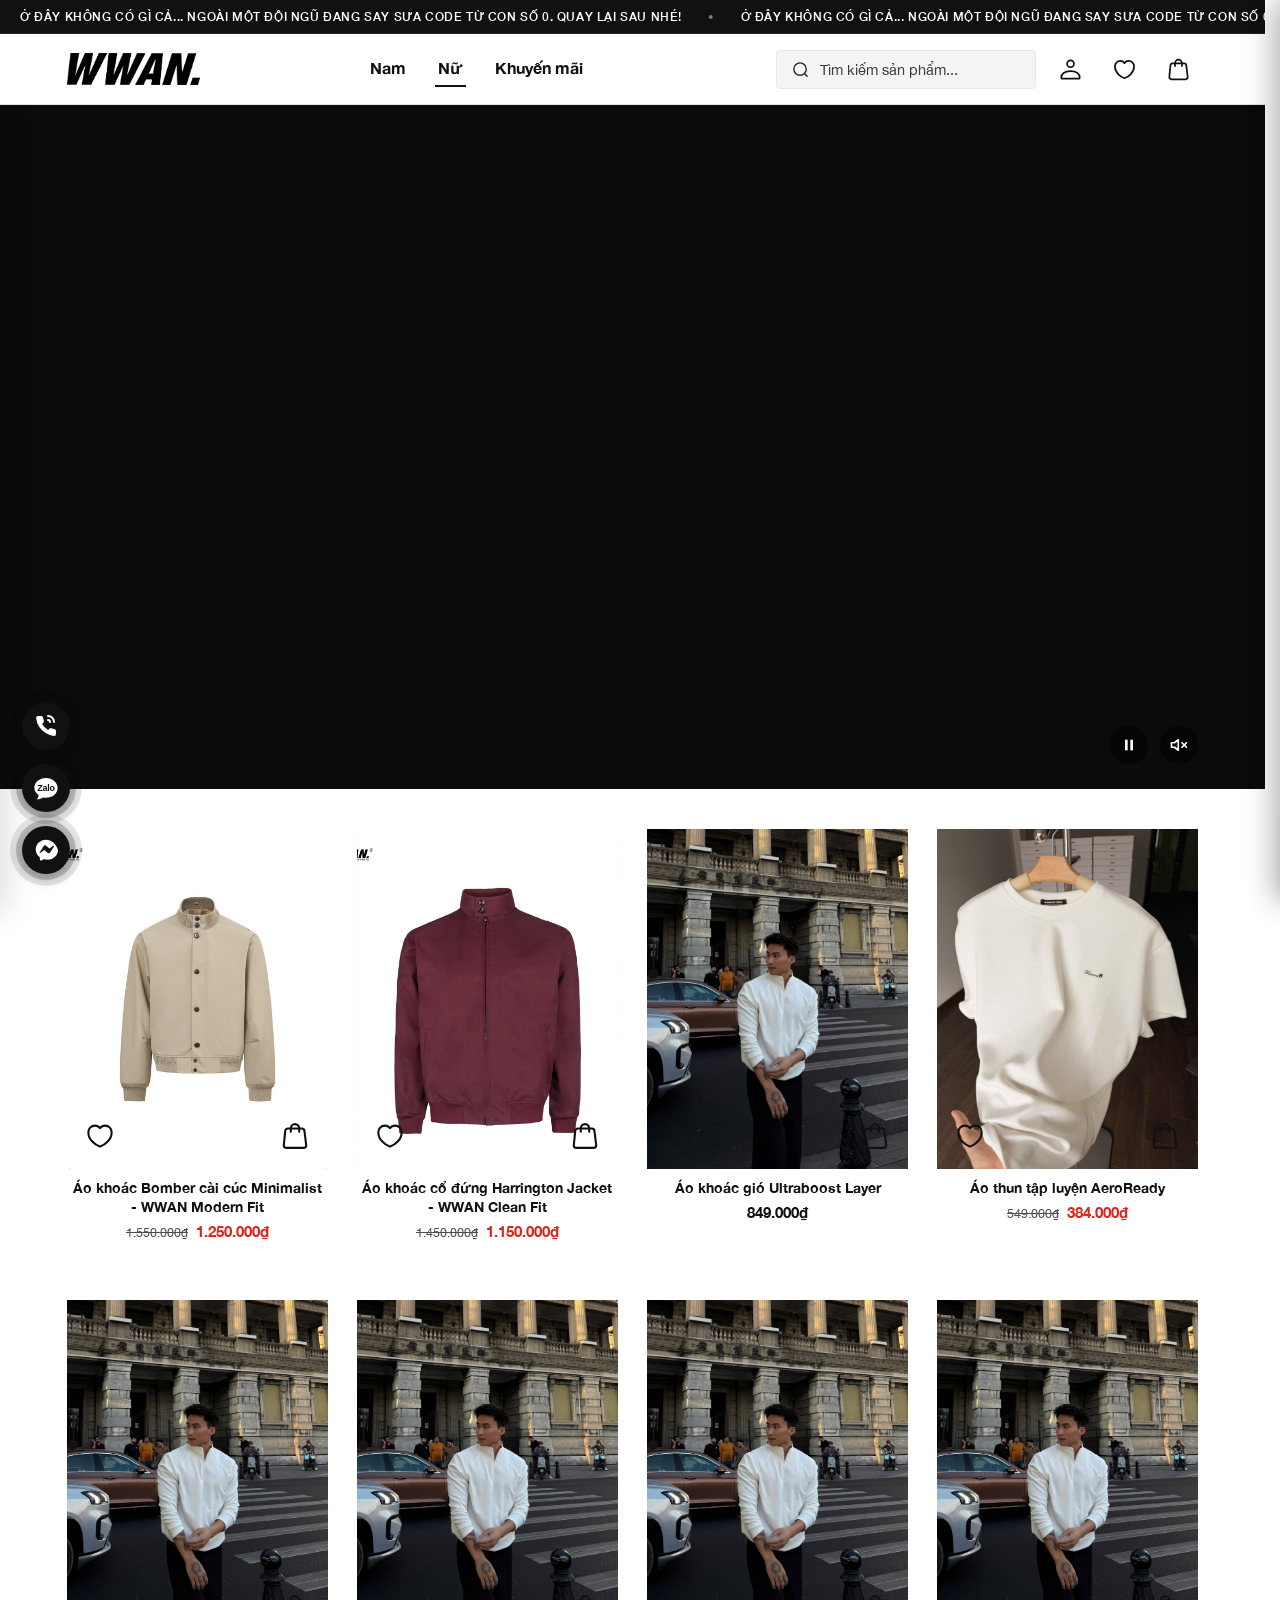
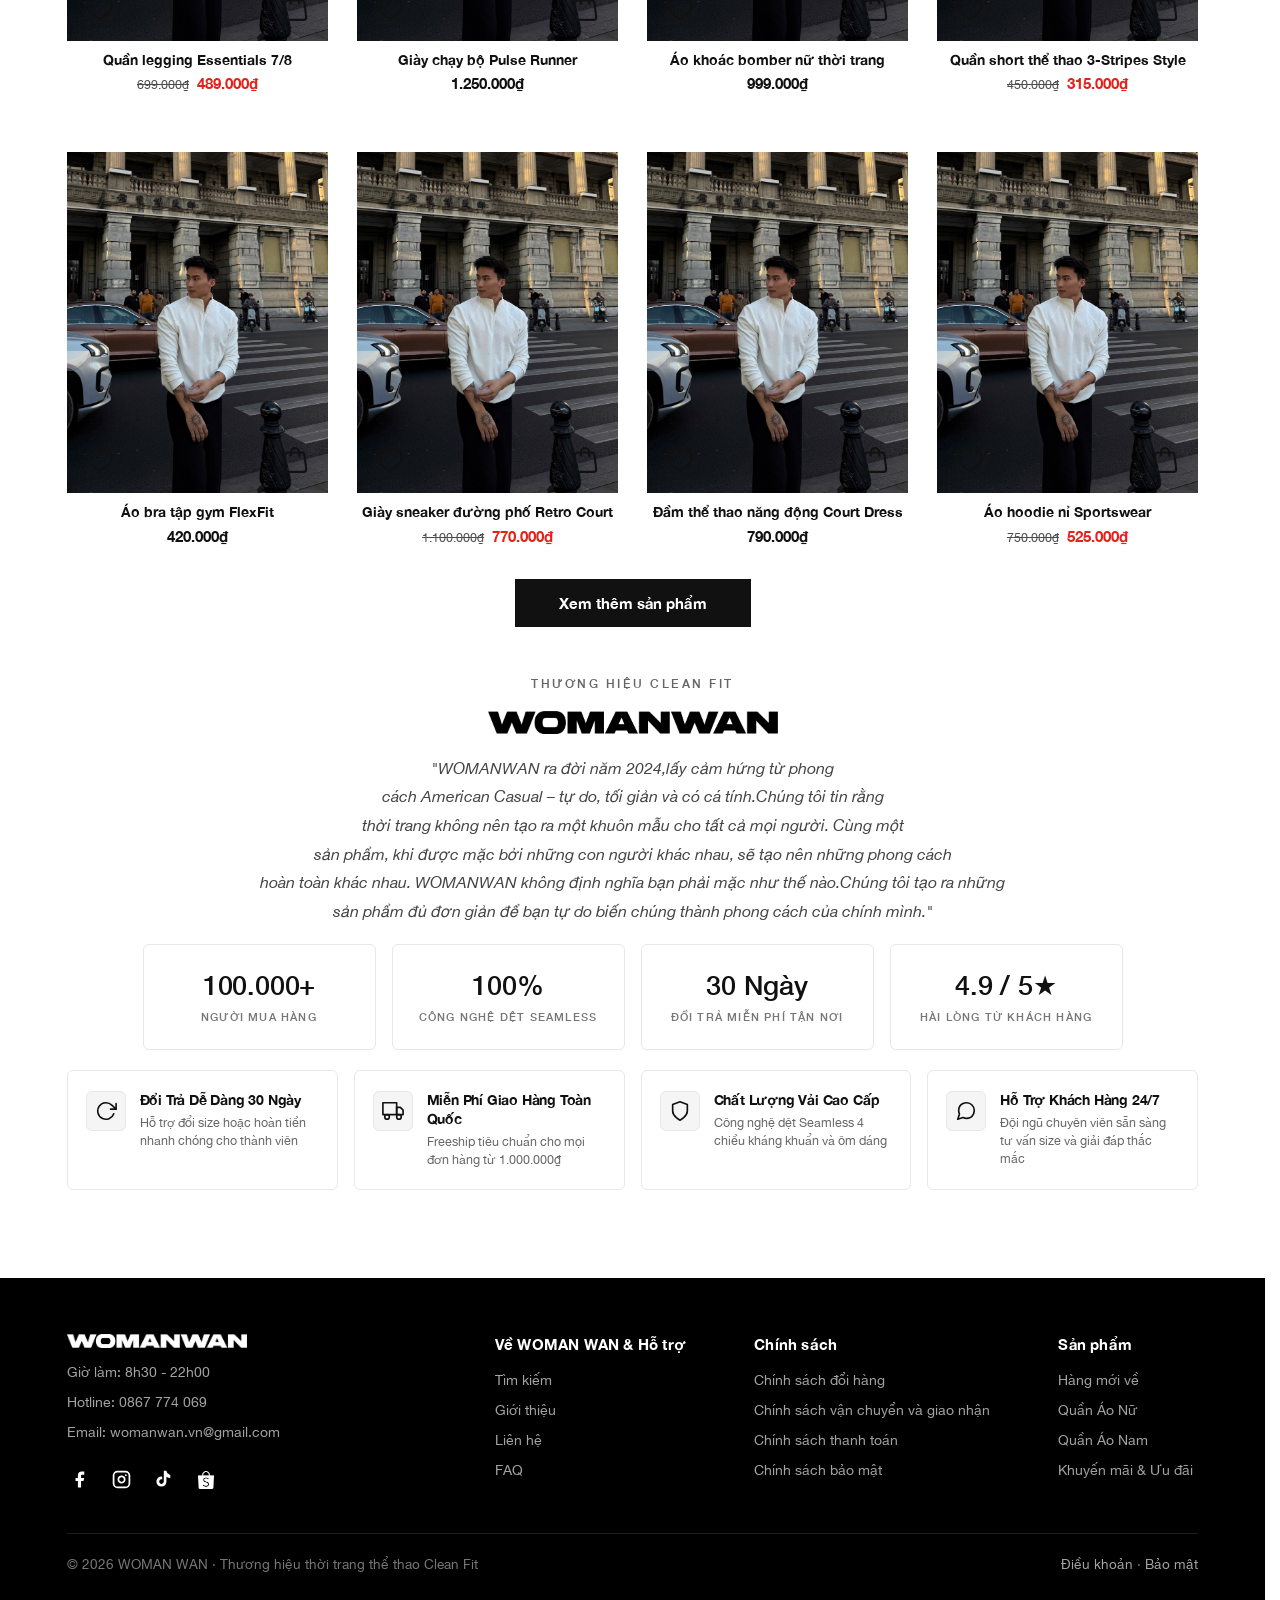
<file: index.html>
<!DOCTYPE html>
<html lang="vi">

<head>
  <meta charset="UTF-8">
  <meta name="viewport" content="width=device-width, initial-scale=1.0">
  <title>WOMAN WAN | Cửa Hàng Thể Thao Chính Hãng · Be A Visionary</title>
  <link rel="stylesheet" href="style.css?v=ww_mobile_clean_v8">
  <link rel="stylesheet" href="css/components/page-transition.css?v=ww_mobile_clean_v8">
  <script src="components/contact-widget.js?v=ww_gridgap_v7" defer></script>
  <script src="components/footer-widget.js?v=ww_gridgap_v7" defer></script>
  <script src="components/header-widget.js?v=ww_gridgap_v7" defer></script>
  <script src="components/page-transition-widget.js?v=ww_gridgap_v7" defer></script>
</head>

<body>

  <!-- REUSABLE HEADER & MEGA NAV WIDGET (DATA-DRIVEN FROM navigation.json) -->
  <womanwan-header></womanwan-header>

  <!-- PAGE TRANSITION WIDGET (HIỆU ỨNG LOGO KHI CHUYỂN TRANG) -->
  <womanwan-page-transition></womanwan-page-transition>

  <!-- 1. HERO SHOWCASE (GYMSHARK HERO BANNER WITH LIVE INTRO VIDEO) -->
  <section class="gs-hero" id="hero">
    <video class="gs-hero-video" id="heroVideo" loop muted playsinline preload="auto">
      <source src="assets/video/intro.mp4" type="video/mp4">
      Trình duyệt của bạn không hỗ trợ phát video HTML5.
    </video>
    <div class="gs-hero-controls">
      <button class="gs-hero-ctrl-btn" id="heroPlayToggle" onclick="toggleHeroPlay()" aria-label="Tạm dừng/Phát video"
        title="Tạm dừng/Phát video">
        <svg id="heroPauseIcon" width="16" height="16" viewBox="0 0 24 24" fill="currentColor">
          <rect x="6" y="4" width="4" height="16"></rect>
          <rect x="14" y="4" width="4" height="16"></rect>
        </svg>
        <svg id="heroPlayIcon" width="16" height="16" viewBox="0 0 24 24" fill="currentColor" style="display:none;">
          <polygon points="5 3 19 12 5 21 5 3"></polygon>
        </svg>
      </button>
      <button class="gs-hero-ctrl-btn" id="heroSoundToggle" onclick="toggleHeroSound()" aria-label="Bật/Tắt âm thanh"
        title="Bật âm thanh">
        <svg id="heroMuteIcon" width="18" height="18" viewBox="0 0 24 24" fill="none" stroke="currentColor"
          stroke-width="2.2" stroke-linecap="round" stroke-linejoin="round">
          <polygon points="11 5 6 9 2 9 2 15 6 15 11 19 11 5"></polygon>
          <line x1="22" y1="9" x2="16" y2="15"></line>
          <line x1="16" y1="9" x2="22" y2="15"></line>
        </svg>
        <svg id="heroSoundIcon" width="18" height="18" viewBox="0 0 24 24" fill="none" stroke="currentColor"
          stroke-width="2.2" stroke-linecap="round" stroke-linejoin="round" style="display:none;">
          <polygon points="11 5 6 9 2 9 2 15 6 15 11 19 11 5"></polygon>
          <path d="M19.07 4.93a10 10 0 0 1 0 14.14M15.54 8.46a5 5 0 0 1 0 7.07"></path>
        </svg>
      </button>
    </div>
  </section>

  <!-- 2. QUICK BROWSE CATEGORIES (SHOP BY CATEGORY) -->
  <!-- <section class="gs-category-section" id="categories">
    <div class="gs-section-header">
      <div>
        <h2 class="gs-section-title">DANH MỤC PHỔ BIẾN</h2>
        <p class="gs-section-subtitle">Khám phá nhanh dòng trang phục tối ưu cho từng bộ môn thể thao</p>
      </div>
      <a href="shop.html" class="gs-view-all-link">Xem tất cả &rarr;</a>
    </div>

    <div class="gs-category-grid">
      <a href="#trending" class="gs-cat-card" onclick="filterByCategory('Quần legging', event)">
        <div class="gs-cat-circle">
          <img src="assets/sanpham_test/co_tau.jpg" alt="Quần Legging" class="gs-cat-img" loading="lazy">
        </div>
        <span class="gs-cat-title">Quần Legging</span>
      </a>

      <a href="#trending" class="gs-cat-card" onclick="filterByCategory('Áo thun', event)">
        <div class="gs-cat-circle">
          <img src="assets/sanpham_test/phong1.jpg" alt="Áo Thun & Tank" class="gs-cat-img" loading="lazy">
        </div>
        <span class="gs-cat-title">Áo Thun & Tank</span>
      </a>

      <a href="#trending" class="gs-cat-card" onclick="filterByCategory('Quần short', event)">
        <div class="gs-cat-circle">
          <img src="assets/sanpham_test/phong2.jpg" alt="Quần Short" class="gs-cat-img" loading="lazy">
        </div>
        <span class="gs-cat-title">Quần Short</span>
      </a>

      <a href="#trending" class="gs-cat-card" onclick="filterByCategory('Áo khoác', event)">
        <div class="gs-cat-circle">
          <img src="assets/sanpham_test/co_tau2.jpg" alt="Áo Khoác Thể Thao" class="gs-cat-img" loading="lazy">
        </div>
        <span class="gs-cat-title">Áo Khoác Gió</span>
      </a>

      <a href="#trending" class="gs-cat-card" onclick="setTrendingFilter('women', null, event)">
        <div class="gs-cat-circle">
          <img src="assets/sanpham_test/co_tau.jpg" alt="Bộ Tập Nữ" class="gs-cat-img" loading="lazy">
        </div>
        <span class="gs-cat-title">Set Đồ Tập Nữ</span>
      </a>

      <a href="#trending" class="gs-cat-card" onclick="setTrendingFilter('men', null, event)">
        <div class="gs-cat-circle">
          <img src="assets/sanpham_test/phong2.jpg" alt="Bộ Tập Nam" class="gs-cat-img" loading="lazy">
        </div>
        <span class="gs-cat-title">Trang Phục Nam</span>
      </a>
    </div>
  </section> -->




  <!-- 4. TRENDING PRODUCTS (SẢN PHẨM THỊNH HÀNH - PRESERVING EXACT CARD STYLE) -->
  <section class="gs-trending-section" id="trending">
    <!-- Product Grid (Exact user card style) -->
    <div class="grid" id="productGrid"></div>

    <div class="load-more" style="text-align: center; margin-top: 26px;">
      <button id="loadMoreBtn" class="gs-btn gs-btn-black">Xem thêm sản phẩm</button>
    </div>
  </section>

  <!-- 5. BRAND STATEMENT & VALUE PROPOSITIONS SECTION -->
  <section class="gs-statement-section" id="brandStatement">
    <div class="gs-statement-inner">
      <div class="gs-statement-eyebrow reveal-item delay-1">THƯƠNG HIỆU CLEAN FIT</div>
      <h2 class="gs-statement-heading">
        <img src="assets/logos/LOGO-WOMANWAN-CLEAN.png" alt="WOMANWAN" class="gs-statement-logo" loading="lazy">
      </h2>
      <p class="gs-statement-text">
        "WOMANWAN ra đời năm 2024,lấy cảm hứng từ phong<br class="desktop-br">
        cách American Casual – tự do, tối giản và có cá tính.Chúng tôi tin rằng<br class="desktop-br">
        thời trang không nên tạo ra một khuôn mẫu cho tất cả mọi người. Cùng một<br class="desktop-br">
        sản phẩm, khi được mặc bởi những con người khác nhau, sẽ tạo nên những phong cách<br class="desktop-br">
        hoàn toàn khác nhau. WOMANWAN không định nghĩa bạn phải mặc như thế nào.Chúng tôi tạo ra những<br
          class="desktop-br">
        sản phẩm đủ đơn giản để bạn tự do biến chúng thành phong cách của chính mình."
      </p>

      <!-- 4 STATS CARDS -->
      <div class="gs-statement-stats reveal-item delay-3">
        <div class="gs-stat-item">
          <span class="gs-stat-num">100.000+</span>
          <span class="gs-stat-label">Người mua hàng</span>
        </div>
        <div class="gs-stat-item">
          <span class="gs-stat-num">100%</span>
          <span class="gs-stat-label">Công nghệ dệt Seamless</span>
        </div>
        <div class="gs-stat-item">
          <span class="gs-stat-num">30 Ngày</span>
          <span class="gs-stat-label">Đổi trả miễn phí tận nơi</span>
        </div>
        <div class="gs-stat-item">
          <span class="gs-stat-num">4.9 / 5★</span>
          <span class="gs-stat-label">Hài lòng từ khách hàng</span>
        </div>
      </div>

      <!-- 4 VALUE PROPOSITIONS CARDS -->
      <div class="gs-features-grid">
        <div class="gs-feature-item">
          <svg class="gs-feature-icon" viewBox="0 0 24 24" fill="none" stroke="currentColor" stroke-width="1.8"
            stroke-linecap="round" stroke-linejoin="round">
            <polyline points="23 4 23 10 17 10"></polyline>
            <path d="M20.49 15a9 9 0 1 1-2.12-9.36L23 10"></path>
          </svg>
          <div>
            <h4 class="gs-feature-title">Đổi Trả Dễ Dàng 30 Ngày</h4>
            <p class="gs-feature-desc">Hỗ trợ đổi size hoặc hoàn tiền nhanh chóng cho thành viên</p>
          </div>
        </div>

        <div class="gs-feature-item">
          <svg class="gs-feature-icon" viewBox="0 0 24 24" fill="none" stroke="currentColor" stroke-width="1.8"
            stroke-linecap="round" stroke-linejoin="round">
            <rect x="1" y="3" width="15" height="13"></rect>
            <polygon points="16 8 20 8 23 11 23 16 16 16 8"></polygon>
            <circle cx="5.5" cy="18.5" r="2.5"></circle>
            <circle cx="18.5" cy="18.5" r="2.5"></circle>
          </svg>
          <div>
            <h4 class="gs-feature-title">Miễn Phí Giao Hàng Toàn Quốc</h4>
            <p class="gs-feature-desc">Freeship tiêu chuẩn cho mọi đơn hàng từ 1.000.000₫</p>
          </div>
        </div>

        <div class="gs-feature-item">
          <svg class="gs-feature-icon" viewBox="0 0 24 24" fill="none" stroke="currentColor" stroke-width="1.8"
            stroke-linecap="round" stroke-linejoin="round">
            <path d="M12 22s8-4 8-10V5l-8-3-8 3v7c0 6 8 10 8 10z"></path>
          </svg>
          <div>
            <h4 class="gs-feature-title">Chất Lượng Vải Cao Cấp</h4>
            <p class="gs-feature-desc">Công nghệ dệt Seamless 4 chiều kháng khuẩn và ôm dáng</p>
          </div>
        </div>

        <div class="gs-feature-item">
          <svg class="gs-feature-icon" viewBox="0 0 24 24" fill="none" stroke="currentColor" stroke-width="1.8"
            stroke-linecap="round" stroke-linejoin="round">
            <path
              d="M21 11.5a8.38 8.38 0 0 1-.9 3.8 8.5 8.5 0 0 1-7.6 4.7 8.38 8.38 0 0 1-3.8-.9L3 21l1.9-5.7a8.38 8.38 0 0 1-.9-3.8 8.5 8.5 0 0 1 4.7-7.6 8.38 8.38 0 0 1 3.8-.9h.5a8.48 8.48 0 0 1 8 8v.5z">
            </path>
          </svg>
          <div>
            <h4 class="gs-feature-title">Hỗ Trợ Khách Hàng 24/7</h4>
            <p class="gs-feature-desc">Đội ngũ chuyên viên sẵn sàng tư vấn size và giải đáp thắc mắc</p>
          </div>
        </div>
      </div>
    </div>
  </section>

  <!-- FOOTER WIDGET -->
  <womanwan-footer></womanwan-footer>

  <!-- TOAST NOTIFICATION -->
  <div class="wan-toast" id="wanToast" role="alert" aria-live="polite"></div>

  <!-- CART OVERLAY -->
  <div class="cart-overlay" id="cartOverlay"></div>

  <!-- CART DRAWER -->
  <aside class="cart-drawer" id="cartDrawer" aria-hidden="true" role="dialog" aria-modal="true" aria-label="Giỏ hàng">
    <!-- Header -->
    <div class="cart-header">
      <h2 class="cart-title" id="cartTitle">GIỎ HÀNG CỦA BẠN</h2>
      <div class="cart-header-actions">
        <button class="cart-header-tab" id="tabWishlist" onclick="switchDrawerTab('wishlist')"
          title="Sản phẩm yêu thích" aria-label="Sản phẩm yêu thích">
          <svg width="20" height="20" viewBox="0 0 24 24" fill="none" stroke="currentColor" stroke-width="1.8"
            stroke-linecap="round" stroke-linejoin="round">
            <path
              d="M12.62 20.81C12.28 20.93 11.72 20.93 11.38 20.81C8.48 19.82 2 15.69 2 8.69C2 5.6 4.49 3.1 7.56 3.1C9.38 3.1 10.99 3.98 12 5.34C13.01 3.98 14.63 3.1 16.44 3.1C19.51 3.1 22 5.6 22 8.69C22 15.69 15.52 19.82 12.62 20.81Z" />
          </svg>
        </button>
        <button class="cart-header-tab active" id="tabCart" onclick="switchDrawerTab('cart')" title="Giỏ hàng"
          aria-label="Giỏ hàng">
          <svg width="20" height="20" viewBox="0 0 24 24" fill="none" stroke="currentColor" stroke-width="1.8"
            stroke-linecap="round" stroke-linejoin="round">
            <path
              d="M15.6 8.4V5.4C15.6 3.4 14 1.8 12 1.8C10 1.8 8.4 3.4 8.4 5.4V8.4M4.7 22.2H19.3C20.6 22.2 21.6 21.2 21.6 19.9L20.1 7.8C20.1 6.5 19.1 5.5 17.8 5.5H5.9C4.6 5.5 3.6 6.5 3.6 7.8L2.4 19.9C2.4 21.2 3.4 22.2 4.7 22.2Z" />
          </svg>
        </button>
        <button class="cart-close-btn" id="cartCloseBtn" aria-label="Đóng">
          <svg width="20" height="20" viewBox="0 0 24 24" fill="none" stroke="currentColor" stroke-width="2"
            stroke-linecap="round" stroke-linejoin="round">
            <line x1="18" y1="6" x2="6" y2="18"></line>
            <line x1="6" y1="6" x2="18" y2="18"></line>
          </svg>
        </button>
      </div>
    </div>

    <!-- Scrollable Body -->
    <div class="cart-body">
      <!-- CART ITEMS VIEW -->
      <div class="cart-items-view" id="cartItemsView">
        <!-- Free Shipping Progress -->
        <div class="shipping-progress-box">
          <div class="shipping-progress-text">
            <span id="shippingProgressText">Bạn chỉ còn thiếu <strong>151.000₫</strong> để được Miễn phí giao
              hàng</span>
            <span class="info-icon" title="Miễn phí vận chuyển cho đơn từ 1.000.000₫">ⓘ</span>
          </div>
          <div class="progress-track">
            <div class="progress-bar" id="shippingProgressBar" style="width: 85%;"></div>
          </div>
          <div class="progress-labels">
            <span>0₫</span>
            <span>1.000.000₫</span>
          </div>
        </div>



        <!-- Cart Items Container -->
        <div class="cart-items-list" id="cartItemsList">
          <!-- Rendered via JavaScript -->
        </div>

        <!-- Cross-sell Section -->
        <div class="cross-sell-section">
          <div class="cross-sell-header">
            <h3>GỢI Ý THÊM CHO BẠN</h3>
            <p>Thêm các sản phẩm dưới đây để nhận ưu đãi miễn phí giao hàng</p>
          </div>
          <div class="cross-sell-grid">
            <div class="cross-sell-card">
              <div class="cross-sell-thumb">
                <img src="assets/sanpham_test/co_tau2.jpg" alt="Conditioning Club Cap">
              </div>
              <div class="cross-sell-info">
                <span class="cross-tag">Mới</span>
                <div class="cross-name">Conditioning Club Cap</div>
                <div class="cross-price">250.000₫</div>
              </div>
              <button class="cross-add-btn"
                onclick="addCrossItem('Conditioning Club Cap', 250000, 'assets/sanpham_test/co_tau2.jpg', 'Mũ thể thao · Free size')">+
                Thêm</button>
            </div>
            <div class="cross-sell-card">
              <div class="cross-sell-thumb">
                <img src="assets/sanpham_test/co_tau.jpg" alt="Sport Tote Bag Mini">
              </div>
              <div class="cross-sell-info">
                <span class="cross-tag">Mới</span>
                <div class="cross-name">Sport Tote Bag Mini</div>
                <div class="cross-price">320.000₫</div>
              </div>
              <button class="cross-add-btn"
                onclick="addCrossItem('Sport Tote Bag Mini', 320000, 'assets/sanpham_test/co_tau.jpg', 'Túi tote thể thao · Đen')">+
                Thêm</button>
            </div>
          </div>
        </div>

        <!-- Discount Code -->
        <div class="discount-section">
          <h3 class="section-heading">MÃ GIẢM GIÁ</h3>
          <form class="discount-form" id="discountForm" onsubmit="event.preventDefault(); applyDiscount();">
            <input type="text" class="discount-input" id="discountCodeInput" placeholder="Nhập mã giảm giá...">
            <button type="submit" class="discount-btn">Áp dụng</button>
          </form>
          <div class="discount-hint">ⓘ Mã phiếu quà tặng có thể áp dụng tại bước thanh toán.</div>
        </div>

        <!-- Order Summary -->
        <div class="summary-section">
          <h3 class="section-heading">TỔNG KẾT ĐƠN HÀNG</h3>
          <div class="summary-row">
            <span>Tạm tính</span>
            <span id="cartSubTotal">849.000₫</span>
          </div>
          <div class="summary-row" id="discountRow" style="display:none;color:#e2231a;">
            <span>Giảm giá</span>
            <span id="cartDiscount">-0₫</span>
          </div>
          <div class="summary-row">
            <span>Phí vận chuyển dự tính</span>
            <span id="cartShipping">30.000₫</span>
          </div>
          <div class="summary-row total-row">
            <span>Tổng cộng</span>
            <span id="cartTotal">879.000₫</span>
          </div>
        </div>
      </div>

      <!-- SAVED / WISHLIST ITEMS VIEW -->
      <div class="saved-items-view" id="savedItemsView">
        <div class="cart-items-list" id="savedItemsList">
          <!-- Rendered via JavaScript -->
        </div>
      </div>
    </div>

    <!-- Sticky Footer Checkout -->
    <div class="cart-footer" id="cartFooter">
      <button class="checkout-btn" onclick="handleCheckout()">
        <svg width="15" height="15" viewBox="0 0 24 24" fill="currentColor">
          <path
            d="M18 8h-1V6c0-2.76-2.24-5-5-5S7 3.24 7 6v2H6c-1.1 0-2 .9-2 2v10c0 1.1.9 2 2 2h12c1.1 0 2-.9 2-2V10c0-1.1-.9-2-2-2zm-6 9c-1.1 0-2-.9-2-2s.9-2 2-2 2 .9 2 2-.9 2-2 2zm3.1-9H8.9V6c0-1.71 1.39-3.1 3.1-3.1 1.71 0 3.1 1.39 3.1 3.1v2z" />
        </svg>
        Thanh toán an toàn
      </button>
      <!-- <div class="payment-badges">
        <span class="pay-badge visa">VISA</span>
        <span class="pay-badge mc">MC</span>
        <span class="pay-badge paypal">PayPal</span>
        <span class="pay-badge apple">Pay</span>
        <span class="pay-badge klarna">Klarna</span>
        <span class="pay-badge amex">AMEX</span>
        <span class="pay-badge sezzle">sezzle</span>
      </div>
    </div> -->
  </aside>

  <!-- JAVASCRIPT: WAN API & CART CONTROLLER -->
  <script>
    // =========================================================================
    // 1. WAN API & DATA SERVICE (Sẵn sàng mở rộng thành REST API / Backend)
    // =========================================================================
    const WanAPI = {
      // --- Quản lý Sản phẩm ---
      products: {
        list: [],
        async fetchAll() {
          try {
            const res = await fetch("products.json");
            if (res.ok) {
              this.list = await res.json();
              return this.list;
            }
          } catch (e) {
            console.warn("fetch products.json fallback", e);
          }
          if (!this.list || this.list.length === 0) {
            this.list = Array.from({ length: 124 }, (_, i) => randomProduct(i));
          }
          return this.list;
        },
        getById(id) {
          if (!this.list || this.list.length === 0) return null;
          return this.list.find(p => String(p.id) === String(id)) || null;
        }
      },

      // --- Quản lý Giỏ hàng (Cart API & Persistence) ---
      cart: {
        STORAGE_KEY: "wan_cart_v1",
        get() {
          try {
            const data = localStorage.getItem(this.STORAGE_KEY);
            if (data) return JSON.parse(data);
          } catch (e) {
            console.error("Lỗi đọc giỏ hàng từ localStorage", e);
          }
          // Mẫu mặc định ban đầu nếu chưa có
          return [
            {
              id: "ww-001",
              name: "Áo khoác gió Ultraboost Layer",
              variant: "Trắng ngà · Size M",
              price: 849000,
              basePrice: 849000,
              qty: 1,
              image: "assets/sanpham_test/co_tau.jpg",
              isNew: true
            }
          ];
        },
        save(items) {
          try {
            localStorage.setItem(this.STORAGE_KEY, JSON.stringify(items));
          } catch (e) {
            console.error("Lỗi lưu giỏ hàng", e);
          }
          // TODO Backend API:
          // return fetch('/api/cart', { method: 'POST', headers: { 'Content-Type': 'application/json' }, body: JSON.stringify(items) });
        },
        addItem(productId, qty = 1, customVariant = null) {
          const product = WanAPI.products.getById(productId);
          if (!product) {
            console.error("Không tìm thấy sản phẩm với id:", productId);
            return null;
          }

          const cart = this.get();
          const variantName = customVariant || (
            (product.colors && product.colors[0] ? (product.colors[0].name || product.colors[0]) : "Tiêu chuẩn") +
            " · Size " +
            (product.sizes && product.sizes[0] ? product.sizes[0] : "M")
          );

          const existingIndex = cart.findIndex(item => item.id === product.id && item.variant === variantName);

          if (existingIndex > -1) {
            cart[existingIndex].qty += qty;
          } else {
            cart.push({
              id: product.id,
              name: product.name,
              variant: variantName,
              price: product.price || product.now || 0,
              basePrice: product.basePrice || product.base || product.price || 0,
              qty: qty,
              image: product.image || "assets/sanpham_test/co_tau.jpg",
              isNew: Boolean(product.tag === "Mới" || product.tag === "NEW" || product.onSale)
            });
          }

          this.save(cart);
          return { product, cart };
        },
        updateQty(index, delta) {
          const cart = this.get();
          if (!cart[index]) return cart;
          cart[index].qty += delta;
          if (cart[index].qty <= 0) {
            cart.splice(index, 1);
          }
          this.save(cart);
          return cart;
        },
        removeItem(index) {
          const cart = this.get();
          cart.splice(index, 1);
          this.save(cart);
          return cart;
        }
      },

      // --- Quản lý Danh sách Yêu thích / Lưu sản phẩm (Wishlist API & Persistence) ---
      wishlist: {
        STORAGE_KEY: "wan_wishlist_v1",
        get() {
          try {
            const data = localStorage.getItem(this.STORAGE_KEY);
            if (data) return JSON.parse(data);
          } catch (e) {
            console.error("Lỗi đọc danh sách yêu thích", e);
          }
          return [];
        },
        save(ids) {
          try {
            localStorage.setItem(this.STORAGE_KEY, JSON.stringify(ids));
          } catch (e) {
            console.error("Lỗi lưu danh sách yêu thích", e);
          }
          // TODO Backend API:
          // return fetch('/api/wishlist', { method: 'POST', headers: { 'Content-Type': 'application/json' }, body: JSON.stringify(ids) });
        },
        has(productId) {
          const list = this.get();
          return list.includes(String(productId));
        },
        toggle(productId) {
          const list = this.get();
          const idStr = String(productId);
          const idx = list.indexOf(idStr);
          let isSaved = false;

          if (idx > -1) {
            list.splice(idx, 1);
            isSaved = false;
          } else {
            list.push(idStr);
            isSaved = true;
          }

          this.save(list);
          return { isSaved, total: list.length, list };
        }
      }
    };

    // =========================================================================
    // 2. HELPER FUNCTIONS & UI FORMATTING
    // =========================================================================
    const colors = ["#111111", "#e2231a", "#0057ff", "#8a6d3b", "#e8b4c8", "#2e5339", "#7d7d7d", "#ffffff"];
    const tags = [null, "Mới", "-30%", "Bán chạy", null, null, "Mới", null];
    const names = [
      "Áo khoác gió Ultraboost Layer", "Áo thun tập luyện AeroReady", "Quần legging Essentials 7/8",
      "Giày chạy bộ Pulse Runner", "Áo hoodie nỉ Sportswear", "Quần short thể thao 3-Stripes Style",
      "Đầm thể thao năng động", "Áo bra tập gym FlexFit", "Giày sneaker đường phố Retro Court",
      "Áo khoác bomber nữ", "Quần jogger thời trang", "Túi tote thể thao mini",
      "Áo tank top yoga", "Legging cạp cao Motion", "Giày trekking City Trail",
      "Áo croptop tập luyện", "Quần culottes năng động", "Áo khoác dù chống nước",
      "Giày chạy bộ đường dài Marathon+", "Áo len thể thao mỏng"
    ];

    function formatVND(n) {
      if (typeof n !== 'number') return "0₫";
      return n.toLocaleString("vi-VN") + "₫";
    }

    function showToast(message) {
      const toast = document.getElementById("wanToast");
      if (!toast) return;
      toast.textContent = message;
      toast.classList.add("show");
      clearTimeout(toast._timer);
      toast._timer = setTimeout(() => {
        toast.classList.remove("show");
      }, 2500);
    }

    function randomProduct(i) {
      const id = `ww-${String(i + 1).padStart(3, '0')}`;
      const name = names[i % names.length];
      const base = 399000 + Math.floor(Math.random() * 8) * 150000;
      const onSale = Math.random() < 0.3;
      const now = onSale ? Math.round(base * 0.7 / 1000) * 1000 : base;
      const c1 = colors[Math.floor(Math.random() * colors.length)];
      const c2 = colors[Math.floor(Math.random() * colors.length)];
      const tag = onSale ? "-30%" : tags[Math.floor(Math.random() * tags.length)];
      const hue = Math.floor(Math.random() * 360);
      const image = "assets/sanpham_test/co_tau.jpg";
      const hoverImage = "assets/sanpham_test/co_tau2.jpg";
      return { id, name, basePrice: base, price: now, onSale, c1, c2, tag, hue, image, hoverImage };
    }

    function cardHTML(p) {
      const c1 = p.colors ? (p.colors[0]?.hex || p.colors[0] || "#111") : (p.c1 || "#111");
      const c2 = p.colors ? (p.colors[1]?.hex || p.colors[1] || "#fff") : (p.c2 || "#fff");
      const base = p.basePrice || p.base || p.price;
      const now = p.price || p.now;
      const onSale = p.onSale;
      const tag = p.tag;
      const desc = p.description || "Giày & Trang phục thể thao Nữ";
      const image = p.image || "assets/sanpham_test/co_tau.jpg";
      const hoverImage = p.hoverImage || "assets/sanpham_test/co_tau2.jpg";
      const isSaved = WanAPI.wishlist.has(p.id);

      return `
      <div class="card" data-id="${p.id}" onclick="handleProductCardClick('${p.id}', event)">
        <div class="card-media">
          <div class="product-img-wrap">
            <img src="${image}" alt="${p.name}" class="product-img primary-img" loading="lazy">
            <img src="${hoverImage}" alt="${p.name}" class="product-img hover-img" loading="lazy">
          </div>
          ${tag ? `<div class="tag ${onSale ? 'sale' : ''}">${tag}</div>` : ""}
          <button class="wishlist ${isSaved ? 'active' : ''}" data-id="${p.id}" onclick="handleToggleWishlist('${p.id}', event)" title="Lưu sản phẩm" aria-label="Lưu sản phẩm">
            <img src="assets/icons/heart.svg" alt="Yêu thích" class="card-icon heart-icon-outline">
            <img src="assets/icons/heart_click.svg" alt="Yêu thích" class="card-icon heart-icon-filled">
          </button>
          <button class="quick-add-btn" onclick="handleQuickAdd('${p.id}', event)" aria-label="Thêm vào giỏ" title="Thêm vào giỏ">
            <img src="assets/icons/bag.svg" alt="Thêm vào giỏ" class="card-icon">
          </button>
        </div>
        <div class="card-info">
          <div class="name">${p.name}</div>
          <div class="desc">${desc}</div>
          <div class="price-row">
            ${onSale ? `<span class="old">${formatVND(base)}</span>` : ""}
            <span class="now ${onSale ? 'sale' : ''}">${formatVND(now)}</span>
          </div>
        </div>
      </div>`;
    }

    // =========================================================================
    // 3. PRODUCT GRID & HOMEPAGE INTERACTION HANDLERS
    // =========================================================================
    const grid = document.getElementById("productGrid");
    let loaded = 0;
    const PAGE_SIZE = 12;
    let activeDisplayList = [];
    let currentTrendingTab = "all";

    async function initProducts() {
      await WanAPI.products.fetchAll();
      activeDisplayList = WanAPI.products.list;
      loadMore();
      updateWishlistBadges();
      renderCart();
      loadCampaigns();
      loadGuides();
    }

    async function loadCampaigns() {
      try {
        const res = await fetch("campaigns.json");
        if (res.ok) {
          const campaigns = await res.json();
          renderCampaigns(campaigns);
        }
      } catch (e) {
        console.warn("fetch campaigns.json fallback", e);
      }
    }

    function renderCampaigns(campaigns) {
      const container = document.getElementById("campaignGrid");
      if (!container || !campaigns || campaigns.length === 0) return;
      container.innerHTML = campaigns.map(c => `
        <a href="${c.ctaLink || '#trending'}" class="gs-split-card" onclick="setTrendingFilter('${c.filterTab || 'all'}', null, event)">
          <div class="gs-split-bg" style="background-image: url('${c.image}');"></div>
          <div class="gs-split-gradient"></div>
          <div class="gs-split-content">
            <span class="gs-split-tag">${c.badge || ''}</span>
            <h2 class="gs-split-title">${c.title || ''}</h2>
            <p class="gs-split-desc">${c.description || ''}</p>
            <span class="gs-split-btn">${c.ctaText || 'MUA NGAY'}</span>
          </div>
        </a>
      `).join("");
    }

    async function loadGuides() {
      try {
        const res = await fetch("guides.json");
        if (res.ok) {
          const guides = await res.json();
          renderGuides(guides);
        }
      } catch (e) {
        console.warn("fetch guides.json fallback", e);
      }
    }

    function renderGuides(guides) {
      const container = document.getElementById("guidesGrid");
      if (!container || !guides || guides.length === 0) return;
      container.innerHTML = guides.map((g, idx) => `
        <article class="gs-guide-card${idx === 0 ? ' featured' : ''}">
          <div class="gs-guide-media">
            <img src="${g.image}" alt="${g.title}" class="gs-guide-img" loading="lazy">
          </div>
          <div class="gs-guide-body">
            <span class="gs-guide-tag">${g.tag || ''}</span>
            <h3 class="gs-guide-title">${g.title || ''}</h3>
            <p class="gs-guide-excerpt">${g.excerpt || ''}</p>
            <a href="${g.linkUrl || '#'}" class="gs-guide-link">${g.linkText || 'Xem chi tiết &rarr;'}</a>
          </div>
        </article>
      `).join("");
    }

    function loadMore() {
      const frag = document.createDocumentFragment();
      const wrapper = document.createElement("div");
      let html = "";
      const sourceList = (activeDisplayList && activeDisplayList.length > 0) ? activeDisplayList : WanAPI.products.list;
      const end = Math.min(loaded + PAGE_SIZE, sourceList.length);
      for (let i = loaded; i < end; i++) {
        html += cardHTML(sourceList[i]);
      }
      loaded = end;
      wrapper.innerHTML = html;
      while (wrapper.firstChild) frag.appendChild(wrapper.firstChild);
      grid.appendChild(frag);

      const btn = document.getElementById("loadMoreBtn");
      if (btn) {
        btn.style.display = (loaded >= sourceList.length) ? "none" : "inline-flex";
      }
    }

    function setTrendingFilter(tabKey, btnEl, event) {
      if (event) {
        event.preventDefault();
      }
      currentTrendingTab = tabKey;

      // Cập nhật trạng thái active của nút tab
      document.querySelectorAll(".gs-tab-btn").forEach(btn => {
        if (btn.getAttribute("data-tab") === tabKey) {
          btn.classList.add("active");
        } else {
          btn.classList.remove("active");
        }
      });

      // Lọc danh sách theo tab
      const all = WanAPI.products.list;
      if (tabKey === "women") {
        activeDisplayList = all.filter(p => {
          const g = (p.gender || "").toLowerCase();
          const c = (p.category || "").toLowerCase();
          const n = (p.name || "").toLowerCase();
          return g.includes("nữ") || c.includes("legging") || c.includes("choàng") || n.includes("nữ") || n.includes("croptop") || n.includes("đầm");
        });
      } else if (tabKey === "men") {
        activeDisplayList = all.filter(p => {
          const g = (p.gender || "").toLowerCase();
          const c = (p.category || "").toLowerCase();
          const n = (p.name || "").toLowerCase();
          return g.includes("nam") || c.includes("short") || c.includes("thun") || n.includes("nam") || n.includes("jogger");
        });
      } else if (tabKey === "sale") {
        activeDisplayList = all.filter(p => p.onSale || p.discountPercent > 0 || (p.tag && p.tag.includes("%")));
      } else if (tabKey === "new") {
        activeDisplayList = all.filter(p => p.tag === "Mới" || p.tag === "NEW" || p.isNew);
      } else {
        activeDisplayList = all;
      }

      if (!activeDisplayList || activeDisplayList.length === 0) {
        activeDisplayList = all;
      }

      grid.innerHTML = "";
      loaded = 0;
      loadMore();

      // Nếu click từ banner hoặc danh mục thì cuộn mượt xuống khu vực sản phẩm
      const trendingEl = document.getElementById("trending");
      if (trendingEl && (!btnEl || !btnEl.classList.contains("gs-tab-btn"))) {
        trendingEl.scrollIntoView({ behavior: "smooth", block: "start" });
      }
    }

    function filterByCategory(catKeyword, event) {
      if (event) event.preventDefault();
      const all = WanAPI.products.list;
      const kw = catKeyword.toLowerCase();
      activeDisplayList = all.filter(p => {
        const c = (p.category || "").toLowerCase();
        const n = (p.name || "").toLowerCase();
        return c.includes(kw) || n.includes(kw);
      });

      if (activeDisplayList.length === 0) activeDisplayList = all;

      // Bỏ active tab hiện tại
      document.querySelectorAll(".gs-tab-btn").forEach(btn => btn.classList.remove("active"));
      grid.innerHTML = "";
      loaded = 0;
      loadMore();

      const trendingEl = document.getElementById("trending");
      if (trendingEl) {
        trendingEl.scrollIntoView({ behavior: "smooth", block: "start" });
      }
      showToast(`Đang lọc: ${catKeyword}`);
    }

    function handleNewsletterSubmit(event) {
      if (event) event.preventDefault();
      const input = document.getElementById("newsletterEmail");
      const email = input ? input.value.trim() : "";
      if (!email || !email.includes("@")) {
        showToast("Vui lòng nhập địa chỉ email hợp lệ!");
        return;
      }
      showToast("✓ Chúc mừng! Mã voucher 10% của bạn là: WAN10");
      if (input) input.value = "";
    }

    function toggleHeroPlay() {
      const vid = document.getElementById("heroVideo");
      const pauseIcon = document.getElementById("heroPauseIcon");
      const playIcon = document.getElementById("heroPlayIcon");
      if (!vid) return;
      if (vid.paused) {
        vid.play();
        if (pauseIcon) pauseIcon.style.display = "block";
        if (playIcon) playIcon.style.display = "none";
      } else {
        vid.pause();
        if (pauseIcon) pauseIcon.style.display = "none";
        if (playIcon) playIcon.style.display = "block";
      }
    }

    function updateHeroSoundUI(isMuted) {
      const muteIcon = document.getElementById("heroMuteIcon");
      const soundIcon = document.getElementById("heroSoundIcon");
      const btn = document.getElementById("heroSoundToggle");
      if (muteIcon) muteIcon.style.display = isMuted ? "block" : "none";
      if (soundIcon) soundIcon.style.display = isMuted ? "none" : "block";
      if (btn) btn.title = isMuted ? "Bật âm thanh" : "Tắt âm thanh";
    }

    function initHeroVideoAudio() {
      const vid = document.getElementById("heroVideo");
      if (!vid) return;

      vid.volume = 1.0;
      vid.muted = false;

      const p = vid.play();
      if (p !== undefined) {
        p.then(() => {
          updateHeroSoundUI(false);
        }).catch(() => {
          vid.muted = true;
          vid.play().catch(() => { });
          updateHeroSoundUI(true);
        });
      }
    }

    function toggleHeroSound(e) {
      if (e && e.stopPropagation) e.stopPropagation();
      const vid = document.getElementById("heroVideo");
      if (!vid) return;
      if (vid.muted) {
        vid.muted = false;
        vid.volume = 1.0;
        vid.play().catch(() => { });
        updateHeroSoundUI(false);
      } else {
        vid.muted = true;
        updateHeroSoundUI(true);
      }
    }

    // =========================================================================
    // SITE INTRO & HERO VIDEO PLAY SYNCHRONIZATION
    // Preload video during intro animation; start playing ONLY when intro finishes
    // =========================================================================
    function initSiteIntro() {
      const intro = document.getElementById("siteIntro");
      const video = document.getElementById("heroVideo");

      // Tải trước video intro.mp4 ngay trong lúc chạy animation mở đầu
      if (video) {
        try {
          video.load();
        } catch (err) { }
      }

      if (!intro) {
        initHeroVideoAudio();
        return;
      }

      // Khóa cuộn trang khi đang hiển thị intro splash
      document.body.style.overflow = "hidden";

      let completed = false;
      function finishIntro() {
        if (completed) return;
        completed = true;
        intro.classList.add("is-dismissed");
        setTimeout(() => {
          if (intro && intro.parentNode) {
            intro.parentNode.removeChild(intro);
          }
        }, 400);

        document.body.style.overflow = "";

        // Chạy video intro.mp4 ngay khi kết thúc phần SITE INTRO ANIMATION
        initHeroVideoAudio();
      }

      // Lắng nghe khi animation kết thúc (2.4s)
      intro.addEventListener("animationend", (e) => {
        if (e.target === intro || e.animationName === "introBgTransition") {
          finishIntro();
        }
      });

      // Fallback an toàn (2.5s)
      setTimeout(finishIntro, 2500);

      // Cho phép click hoặc nhấn phím để bỏ qua nhanh
      intro.addEventListener("click", finishIntro);
      window.addEventListener("keydown", (e) => {
        if (e.key === "Escape" || e.key === " ") finishIntro();
      }, { once: true });
    }

    // Nhấn vào card sản phẩm -> Mở trang chi tiết sản phẩm
    function handleProductCardClick(productId, e) {
      // Nếu click vào nút tim hoặc nút thêm nhanh thì xử lý riêng
      if (e.target.closest(".wishlist") || e.target.closest(".quick-add-btn")) return;
      window.location.href = `product/index.html?id=${encodeURIComponent(productId)}`;
    }

    // Nhấn nút + Thêm vào giỏ trên card (chỉ tăng số ở badge giỏ hàng, không mở bảng bên phải)
    function handleQuickAdd(productId, e) {
      if (e) e.stopPropagation();
      handleAddToCart(productId, false);
    }

    // Logic cốt lõi Thêm vào giỏ theo ID (mặc định không mở bảng bên phải)
    function handleAddToCart(productId, openDrawer = false) {
      const result = WanAPI.cart.addItem(productId, 1);
      if (result && result.product) {
        renderCart();
        showToast(`✓ Đã thêm "${result.product.name}" vào giỏ hàng`);
        if (openDrawer) {
          openCart();
          switchDrawerTab('cart');
        }
      }
    }

    // Nhấn nút Trái tim -> Lưu / Bỏ lưu sản phẩm vào Wishlist (chỉ tăng số ở badge yêu thích, không mở bảng bên phải)
    function handleToggleWishlist(productId, e) {
      if (e) e.stopPropagation();
      const { isSaved, total } = WanAPI.wishlist.toggle(productId);
      const product = WanAPI.products.getById(productId);

      // Cập nhật trạng thái icon trên tất cả card ngoài trang chủ
      document.querySelectorAll(`.wishlist[data-id="${productId}"]`).forEach(btn => {
        if (isSaved) {
          btn.classList.add("active");
        } else {
          btn.classList.remove("active");
        }
      });

      // Cập nhật trạng thái icon trên tất cả nút tim trong giỏ hàng
      document.querySelectorAll(`.item-fav-btn[data-id="${productId}"]`).forEach(btn => {
        if (isSaved) {
          btn.classList.add("active");
          btn.title = "Bỏ lưu";
        } else {
          btn.classList.remove("active");
          btn.title = "Lưu sản phẩm";
        }
      });

      updateWishlistBadges();
      const prodName = product ? product.name : "Sản phẩm";
      showToast(isSaved ? `♥ Đã lưu "${prodName}" vào danh sách yêu thích` : `Đã bỏ lưu "${prodName}"`);

      // Nếu drawer đang mở sẵn thì cập nhật lại danh sách hiển thị
      if (cartDrawer && cartDrawer.classList.contains("open")) {
        renderSavedItems();
      }
    }

    function updateWishlistBadges() {
      const saved = WanAPI.wishlist.get();
      const count = saved.length;
      const badge = document.getElementById("wishlistBadge");
      if (badge) {
        badge.textContent = count;
        badge.style.display = count > 0 ? "flex" : "none";
        if (count > 0) {
          badge.classList.remove("badge-pop");
          void badge.offsetWidth;
          badge.classList.add("badge-pop");
        }
      }
    }

    // =========================================================================
    // 4. CART DRAWER CONTROLLER
    // =========================================================================
    let discountPercent = 0;
    const FREE_SHIPPING_THRESHOLD = 1000000;
    const DEFAULT_SHIPPING_FEE = 30000;
    let currentDrawerTab = "cart";

    const cartDrawer = document.getElementById("cartDrawer");
    const cartOverlay = document.getElementById("cartOverlay");
    const cartCloseBtn = document.getElementById("cartCloseBtn");

    function openCart() {
      const megaNav = document.getElementById("megaNavDrawer");
      if (megaNav && megaNav.classList.contains("open")) {
        megaNav.classList.remove("open");
        document.getElementById("megaNavOverlay")?.classList.remove("open");
      }
      if (currentDrawerTab === "wishlist") {
        renderSavedItems();
      } else {
        renderCart();
      }
      if (cartDrawer) {
        cartDrawer.classList.add("open");
        cartDrawer.setAttribute("aria-hidden", "false");
      }
      if (cartOverlay) cartOverlay.classList.add("open");
      document.body.style.overflow = "hidden";
    }

    function closeCart() {
      if (cartDrawer) {
        cartDrawer.classList.remove("open");
        cartDrawer.setAttribute("aria-hidden", "true");
      }
      if (cartOverlay) cartOverlay.classList.remove("open");
      document.body.style.overflow = "";
    }

    window.openCart = openCart;
    window.closeCart = closeCart;

    if (cartCloseBtn) cartCloseBtn.addEventListener("click", closeCart);
    if (cartOverlay) cartOverlay.addEventListener("click", closeCart);
    window.addEventListener("keydown", (e) => {
      if (e.key === "Escape") {
        if (cartDrawer && cartDrawer.classList.contains("open")) closeCart();
      }
    });

    // Chuyển tab giữa Giỏ hàng và Mục đã lưu
    function switchDrawerTab(tab) {
      currentDrawerTab = tab;
      const tabCart = document.getElementById("tabCart");
      const tabWishlist = document.getElementById("tabWishlist");
      const cartTitle = document.getElementById("cartTitle");
      const cartItemsView = document.getElementById("cartItemsView");
      const savedItemsView = document.getElementById("savedItemsView");
      const cartFooter = document.getElementById("cartFooter");

      if (tab === "cart") {
        tabCart.classList.add("active");
        tabWishlist.classList.remove("active");
        cartTitle.textContent = "GIỎ HÀNG CỦA BẠN";
        cartItemsView.classList.remove("hidden");
        savedItemsView.classList.remove("active");
        cartFooter.style.display = "flex";
        renderCart();
      } else {
        tabWishlist.classList.add("active");
        tabCart.classList.remove("active");
        cartTitle.textContent = "SẢN PHẨM YÊU THÍCH";
        cartItemsView.classList.add("hidden");
        savedItemsView.classList.add("active");
        cartFooter.style.display = "none";
        renderSavedItems();
      }
    }
    window.switchDrawerTab = switchDrawerTab;

    function changeQty(index, delta) {
      WanAPI.cart.updateQty(index, delta);
      renderCart();
    }

    function addCrossItem(name, price, image, variant) {
      const cart = WanAPI.cart.get();
      const existing = cart.find(item => item.name === name);
      if (existing) {
        existing.qty += 1;
      } else {
        cart.push({
          id: "cross-" + Date.now(),
          name: name,
          variant: variant || "Mặc định",
          price: price,
          qty: 1,
          image: image,
          isNew: true
        });
      }
      WanAPI.cart.save(cart);
      renderCart();
      showToast(`✓ Đã thêm "${name}" vào giỏ hàng`);
    }

    function applyDiscount() {
      const code = document.getElementById("discountCodeInput").value.trim().toUpperCase();
      if (!code) return;
      if (code === "WOMANWAN" || code === "SALE10" || code === "WAN10") {
        discountPercent = 0.1;
        showToast("Áp dụng mã giảm giá 10% thành công!");
      } else {
        showToast("Mã giảm giá không hợp lệ hoặc đã hết hạn!");
      }
      renderCart();
    }

    function handleCheckout() {
      const cart = WanAPI.cart.get();
      if (cart.length === 0) {
        showToast("Giỏ hàng của bạn đang trống!");
        return;
      }
      window.location.href = './checkout/index.html';
    }

    // Render danh sách trong giỏ
    function renderCart() {
      const cart = WanAPI.cart.get();
      const cartItemsList = document.getElementById("cartItemsList");
      if (!cartItemsList) return;

      const totalQty = cart.reduce((sum, item) => sum + item.qty, 0);
      if (cartBadge) {
        cartBadge.textContent = totalQty;
        cartBadge.style.display = totalQty > 0 ? "flex" : "none";
        if (totalQty > 0) {
          cartBadge.classList.remove("badge-pop");
          void cartBadge.offsetWidth;
          cartBadge.classList.add("badge-pop");
        }
      }

      if (cart.length === 0) {
        cartItemsList.innerHTML = `
          <div class="empty-cart-state">
            <p>Giỏ hàng của bạn đang trống</p>
            <button class="load-more-btn" onclick="closeCart()" style="margin-top:12px;padding:10px 24px;background:#111;color:#fff;font-weight:700;border:none;border-radius:0;">Khám phá ngay</button>
          </div>
        `;
      } else {
        cartItemsList.innerHTML = cart.map((item, index) => {
          const isSaved = WanAPI.wishlist.has(item.id);
          return `
          <div class="cart-item">
            <div class="cart-item-img">
              <img src="${item.image}" alt="${item.name}">
            </div>
            <div class="cart-item-details">
              <div class="cart-item-top">
                ${item.isNew ? `<span class="item-tag">MỚI</span>` : `<span></span>`}
                <button class="item-fav-btn ${isSaved ? 'active' : ''}" data-id="${item.id}" onclick="handleToggleWishlist('${item.id}', event)" title="${isSaved ? 'Bỏ lưu' : 'Lưu sản phẩm'}" aria-label="Yêu thích">
                  <img src="assets/icons/heart.svg" alt="Yêu thích" class="cart-fav-icon heart-icon-outline">
                  <img src="assets/icons/heart_click.svg" alt="Yêu thích" class="cart-fav-icon heart-icon-filled">
                </button>
              </div>
              <h4 class="cart-item-name">${item.name}</h4>
              <div class="cart-item-variant">${item.variant}</div>
              <div class="cart-item-bottom">
                <div class="cart-item-price">${formatVND(item.price * item.qty)}</div>
                <div class="qty-stepper">
                  <button class="qty-btn minus-btn" onclick="changeQty(${index}, -1)" aria-label="Giảm">−</button>
                  <span class="qty-val">${item.qty}</span>
                  <button class="qty-btn plus-btn" onclick="changeQty(${index}, 1)" aria-label="Tăng">+</button>
                </div>
              </div>
            </div>
          </div>
        `;
        }).join("");
      }

      // Calculations
      const subtotal = cart.reduce((sum, item) => sum + item.price * item.qty, 0);
      const discount = Math.round(subtotal * discountPercent);
      const isFreeShipping = subtotal >= FREE_SHIPPING_THRESHOLD || subtotal === 0;
      const shipping = isFreeShipping ? 0 : DEFAULT_SHIPPING_FEE;
      const total = Math.max(0, subtotal - discount + shipping);

      document.getElementById("cartSubTotal").textContent = formatVND(subtotal);

      const discountRow = document.getElementById("discountRow");
      if (discountRow) {
        if (discount > 0) {
          discountRow.style.display = "flex";
          document.getElementById("cartDiscount").textContent = "-" + formatVND(discount);
        } else {
          discountRow.style.display = "none";
        }
      }

      document.getElementById("cartShipping").textContent = isFreeShipping ? (subtotal > 0 ? "Miễn phí" : "0₫") : formatVND(shipping);
      document.getElementById("cartTotal").textContent = formatVND(total);

      // Shipping progress
      const progressPercent = Math.min(100, Math.round((subtotal / FREE_SHIPPING_THRESHOLD) * 100));
      const progressBar = document.getElementById("shippingProgressBar");
      const progressText = document.getElementById("shippingProgressText");

      if (progressBar) progressBar.style.width = progressPercent + "%";
      if (progressText) {
        if (subtotal >= FREE_SHIPPING_THRESHOLD && subtotal > 0) {
          progressText.innerHTML = `<strong>Chúc mừng!</strong> Bạn đã được <strong>Miễn phí vận chuyển</strong>`;
        } else {
          const remaining = FREE_SHIPPING_THRESHOLD - subtotal;
          progressText.innerHTML = `Bạn chỉ còn thiếu <strong>${formatVND(remaining)}</strong> để được Miễn phí giao hàng`;
        }
      }
    }

    // Render danh sách sản phẩm đã lưu (Wishlist View)
    function renderSavedItems() {
      const savedIds = WanAPI.wishlist.get();
      const savedItemsList = document.getElementById("savedItemsList");
      if (!savedItemsList) return;

      if (savedIds.length === 0) {
        savedItemsList.innerHTML = `
          <div class="empty-cart-state">
            <p>Bạn chưa lưu sản phẩm nào</p>
            <p style="font-size:12px;color:#999;margin-top:4px;">Nhấn vào biểu tượng trái tim trên sản phẩm để lưu lại</p>
          </div>
        `;
        return;
      }

      const savedProducts = savedIds.map(id => WanAPI.products.getById(id)).filter(Boolean);

      savedItemsList.innerHTML = savedProducts.map(p => {
        const isSaved = WanAPI.wishlist.has(p.id);
        return `
        <div class="cart-item" data-saved-item="${p.id}">
          <div class="cart-item-img">
            <img src="${p.image || 'assets/sanpham_test/co_tau.jpg'}" alt="${p.name}">
          </div>
          <div class="cart-item-details">
            <div class="cart-item-top">
              <span class="item-tag">${p.tag || 'YÊU THÍCH'}</span>
              <button class="item-fav-btn ${isSaved ? 'active' : ''}" data-id="${p.id}" onclick="handleToggleWishlist('${p.id}', event)" title="${isSaved ? 'Bỏ lưu' : 'Lưu sản phẩm'}" aria-label="Lưu sản phẩm">
                <img src="assets/icons/heart.svg" alt="Lưu sản phẩm" class="cart-fav-icon heart-icon-outline">
                <img src="assets/icons/heart_click.svg" alt="Lưu sản phẩm" class="cart-fav-icon heart-icon-filled">
              </button>
            </div>
            <h4 class="cart-item-name">${p.name}</h4>
            <div class="cart-item-variant">${p.category || 'Thời trang thể thao'}</div>
            <div class="cart-item-bottom">
              <div class="cart-item-price">${formatVND(p.price || p.now || 0)}</div>
              <button class="cross-add-btn" style="position:static;font-size:12px;font-weight:700;background:#111;color:#fff;padding:5px 12px;border:none;border-radius:0;" onclick="handleAddToCart('${p.id}', false); switchDrawerTab('cart');">
                + Thêm vào giỏ
              </button>
            </div>
          </div>
        </div>
      `;
      }).join("");
    }

    // =========================================================================
    // 5. INITIALIZATION & SEARCH / SORT LISTENERS
    // =========================================================================
    const loadMoreBtn = document.getElementById("loadMoreBtn");
    if (loadMoreBtn) {
      loadMoreBtn.addEventListener("click", loadMore);
    }

    const sortSelect = document.getElementById("sortSelect");
    if (sortSelect) {
      sortSelect.addEventListener("change", () => {
        grid.innerHTML = "";
        loaded = 0;
        if (loadMoreBtn) loadMoreBtn.style.display = "inline-flex";
        loadMore();
      });
    }

    const searchInput = document.getElementById("searchInput");
    if (searchInput) {
      searchInput.addEventListener("input", (e) => {
        const query = e.target.value.toLowerCase().trim();
        const cards = grid.querySelectorAll(".card");
        let visibleCount = 0;

        cards.forEach(card => {
          const title = card.querySelector(".name")?.textContent.toLowerCase() || "";
          if (title.includes(query)) {
            card.style.display = "";
            visibleCount++;
          } else {
            card.style.display = "none";
          }
        });

        const resultCountEl = document.getElementById("resultCount");
        if (resultCountEl) {
          resultCountEl.textContent = query ? `${visibleCount} sản phẩm phù hợp` : `${WanAPI.products.list.length} sản phẩm`;
        }
      });

      // Nhấn Enter để chuyển sang trang shop với kết quả tìm kiếm đầy đủ
      searchInput.addEventListener("keydown", (e) => {
        if (e.key === "Enter") {
          const query = searchInput.value.trim();
          if (query) {
            window.location.href = `shop.html?search=${encodeURIComponent(query)}`;
          }
        }
      });
    }

    const searchIconBtn = document.querySelector(".search-icon");
    if (searchIconBtn && searchInput) {
      searchIconBtn.style.cursor = "pointer";
      searchIconBtn.addEventListener("click", () => {
        const query = searchInput.value.trim();
        if (query) {
          window.location.href = `shop.html?search=${encodeURIComponent(query)}`;
        }
      });
    }

    // Khởi động dữ liệu & Màn hình mở đầu (tải video nền, sau khi intro kết thúc mới phát video)
    initSiteIntro();
    initProducts();

    // =========================================================================
    // 6. SCROLL-REVEAL (BRAND STATEMENT SECTION)
    // =========================================================================

    // Scroll-reveal: trigger reveal animations when in viewport
    function initScrollReveal() {
      const revealItems = document.querySelectorAll('.reveal-item');

      if (!('IntersectionObserver' in window)) {
        revealItems.forEach(el => {
          el.classList.add('is-visible');
        });
        return;
      }

      const revealObserver = new IntersectionObserver((entries) => {
        entries.forEach(entry => {
          if (entry.isIntersecting) {
            entry.target.classList.add('is-visible');
            revealObserver.unobserve(entry.target);
          }
        });
      }, { threshold: 0.15, rootMargin: '0px 0px -40px 0px' });

      revealItems.forEach(el => revealObserver.observe(el));
    }

    initScrollReveal();
  </script>

  <!-- REUSABLE FLOATING CONTACT SPEED DIAL WIDGET -->
  <womanwan-contact></womanwan-contact>
</body>

</html>
</file>
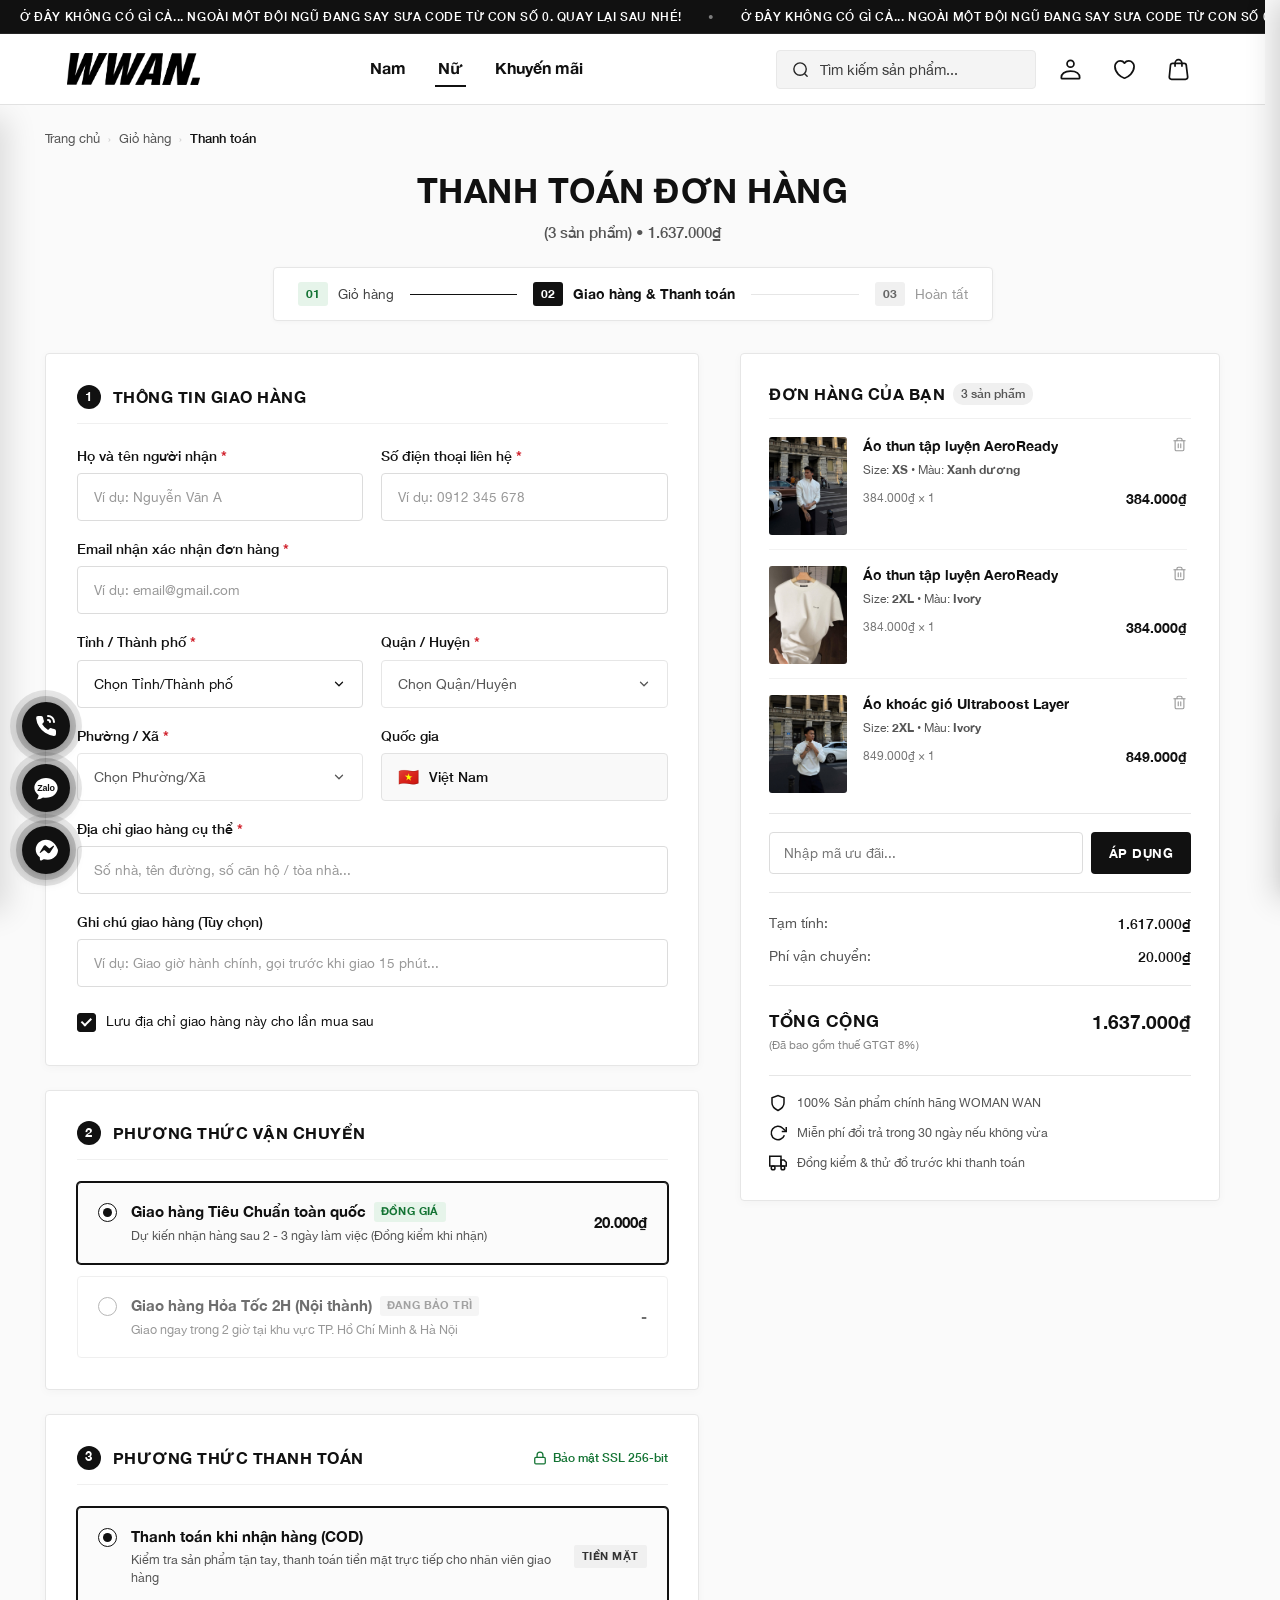
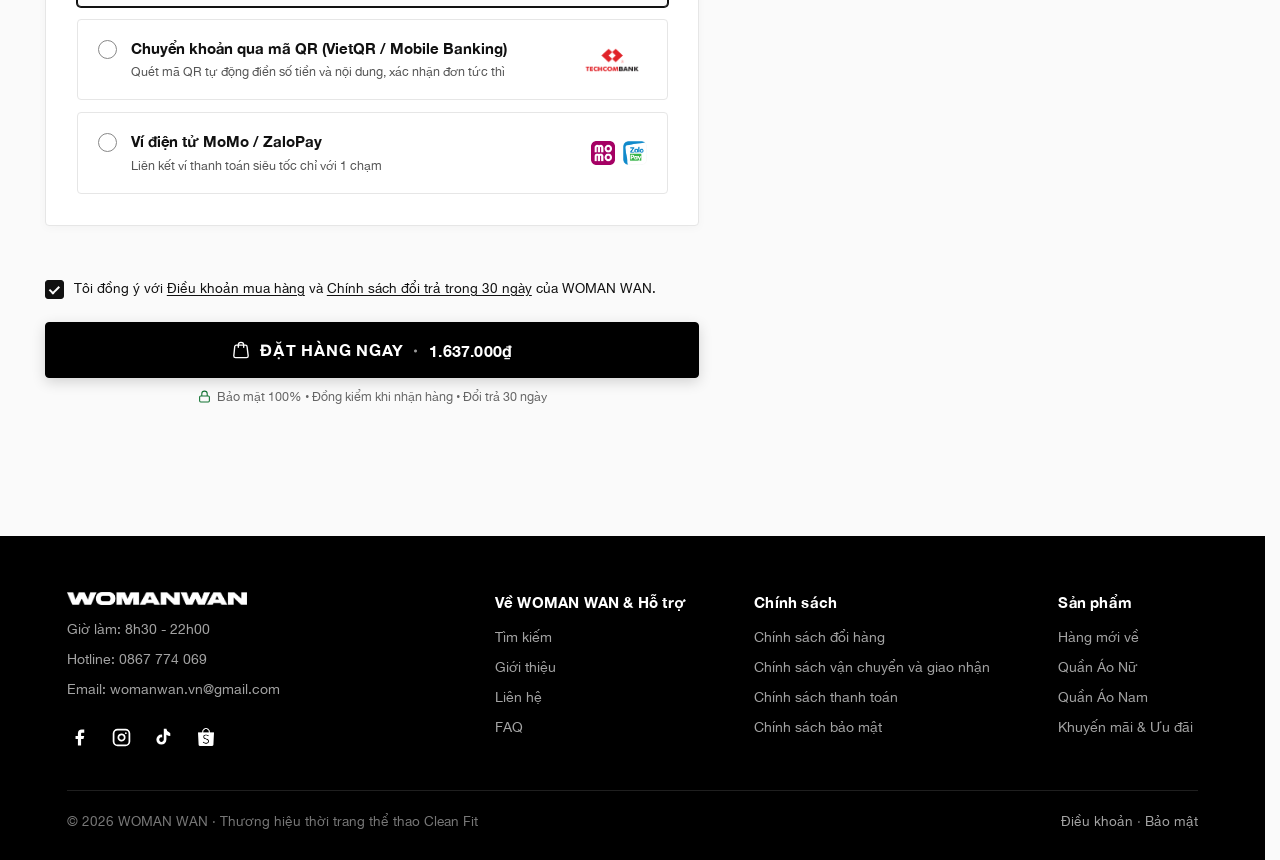
<file: checkout/index.html>
<!DOCTYPE html>
<html lang="vi">

<head>
  <meta charset="UTF-8">
  <meta name="viewport" content="width=device-width, initial-scale=1.0">
  <title>Thanh toán đơn hàng - WOMAN WAN</title>
  <meta name="description" content="Thanh toán an toàn, nhanh chóng các sản phẩm thời trang Clean Fit tại WOMAN WAN.">
  <link rel="stylesheet" href="../style.css?v=ww_mobile_clean_v8">
  <link rel="stylesheet" href="../css/components/page-transition.css?v=ww_mobile_clean_v8">
  <link rel="stylesheet" href="checkout.css?v=ww_mobile_clean_v8">
  <script src="../components/contact-widget.js?v=ww_gridgap_v7" defer></script>
  <script src="../components/header-widget.js?v=ww_gridgap_v7" defer></script>
  <script src="../components/footer-widget.js?v=ww_gridgap_v7" defer></script>
  <script src="../components/page-transition-widget.js?v=ww_gridgap_v7" defer></script>
</head>

<body class="checkout-page-body">
  <womanwan-header base-path="../"></womanwan-header>
  <womanwan-page-transition base-path="../"></womanwan-page-transition>

  <main class="checkout-page-container">

    <!-- Top Breadcrumb & Clean Header -->
    <div class="checkout-top-bar">
      <nav class="checkout-breadcrumb" aria-label="Đường dẫn">
        <a href="../index.html">Trang chủ</a>
        <span class="sep">›</span>
        <a href="../shop.html">Giỏ hàng</a>
        <span class="sep">›</span>
        <span class="current">Thanh toán</span>
      </nav>

      <div class="checkout-header-main">
        <h1 class="checkout-title">THANH TOÁN ĐƠN HÀNG</h1>
        <p class="checkout-header-summary" id="checkoutHeaderSummary">Đang tải thông tin đơn hàng...</p>
      </div>

      <!-- Checkout Process Indicator (Phong cách Clean Fit WOMAN WAN) -->
      <div class="checkout-stepper">
        <div class="step-item completed">
          <span class="step-num">01</span>
          <span class="step-label">Giỏ hàng</span>
        </div>
        <div class="step-line active"></div>
        <div class="step-item active">
          <span class="step-num">02</span>
          <span class="step-label">Giao hàng & Thanh toán</span>
        </div>
        <div class="step-line"></div>
        <div class="step-item">
          <span class="step-num">03</span>
          <span class="step-label">Hoàn tất</span>
        </div>
      </div>
    </div>

    <!-- Main 2-Column Grid -->
    <div class="checkout-wrapper">

      <!-- ================= LEFT COLUMN: MAIN FORM ================= -->
      <div class="checkout-left">

        <!-- BƯỚC 1: THÔNG TIN GIAO HÀNG -->
        <section class="checkout-card" id="stepShipping">
          <div class="card-header">
            <div class="card-header-left">
              <span class="step-badge">1</span>
              <h2 class="card-title">THÔNG TIN GIAO HÀNG</h2>
            </div>
            <div class="card-header-right">
              <span class="contact-email-tag" id="contactEmailDisplay" style="display: none;"></span>
            </div>
          </div>

          <form id="checkoutShippingForm" class="checkout-form" onsubmit="return false;">

            <!-- Họ tên & Số điện thoại -->
            <div class="form-row">
              <div class="form-group half">
                <label class="form-label" for="shippingFullName">Họ và tên người nhận <span class="req">*</span></label>
                <input type="text" class="form-control" id="shippingFullName" placeholder="Ví dụ: Nguyễn Văn A"
                  required>
              </div>
              <div class="form-group half">
                <label class="form-label" for="shippingPhone">Số điện thoại liên hệ <span class="req">*</span></label>
                <input type="tel" class="form-control" id="shippingPhone" placeholder="Ví dụ: 0912 345 678" required>
              </div>
            </div>

            <!-- Email nhận thông tin -->
            <div class="form-group">
              <label class="form-label" for="shippingEmail">Email nhận xác nhận đơn hàng <span
                  class="req">*</span></label>
              <input type="email" class="form-control" id="shippingEmail" placeholder="Ví dụ: email@gmail.com" required>
            </div>

            <!-- Tỉnh/Thành & Quận/Huyện -->
            <div class="form-row">
              <div class="form-group half">
                <label class="form-label" for="shippingProvince">Tỉnh / Thành phố <span class="req">*</span></label>
                <select class="form-control custom-select" id="shippingProvince" required>
                  <option value="" disabled selected>Chọn Tỉnh/Thành phố</option>
                </select>
              </div>
              <div class="form-group half">
                <label class="form-label" for="shippingDistrict">Quận / Huyện <span class="req">*</span></label>
                <select class="form-control custom-select" id="shippingDistrict" required disabled>
                  <option value="" disabled selected>Chọn Quận/Huyện</option>
                </select>
              </div>
            </div>

            <!-- Phường/Xã & Quốc gia -->
            <div class="form-row">
              <div class="form-group half">
                <label class="form-label" for="shippingWard">Phường / Xã <span class="req">*</span></label>
                <select class="form-control custom-select" id="shippingWard" required disabled>
                  <option value="" disabled selected>Chọn Phường/Xã</option>
                </select>
              </div>
              <div class="form-group half">
                <label class="form-label">Quốc gia</label>
                <div class="static-country-field">
                  <span class="flag-icon">🇻🇳</span>
                  <span class="country-name">Việt Nam</span>
                </div>
              </div>
            </div>

            <!-- Địa chỉ cụ thể -->
            <div class="form-group">
              <label class="form-label" for="shippingAddress">Địa chỉ giao hàng cụ thể <span
                  class="req">*</span></label>
              <input type="text" class="form-control" id="shippingAddress"
                placeholder="Số nhà, tên đường, số căn hộ / tòa nhà..." required>
            </div>

            <!-- Ghi chú cho shipper -->
            <div class="form-group">
              <label class="form-label" for="orderNotes">Ghi chú giao hàng (Tùy chọn)</label>
              <input type="text" class="form-control" id="orderNotes"
                placeholder="Ví dụ: Giao giờ hành chính, gọi trước khi giao 15 phút...">
            </div>

            <!-- Lưu địa chỉ -->
            <div class="checkbox-line">
              <label class="custom-check-wrap">
                <input type="checkbox" id="saveAddressCheck" checked>
                <span class="check-box"></span>
                <span class="check-label">Lưu địa chỉ giao hàng này cho lần mua sau</span>
              </label>
            </div>

          </form>
        </section>


        <!-- BƯỚC 2: PHƯƠNG THỨC VẬN CHUYỂN -->
        <section class="checkout-card" id="stepDelivery">
          <div class="card-header">
            <div class="card-header-left">
              <span class="step-badge">2</span>
              <h2 class="card-title"><span class="title-full">PHƯƠNG THỨC VẬN CHUYỂN</span><span class="title-short">VẬN CHUYỂN</span></h2>
            </div>
          </div>

          <div class="shipping-methods-list">
            <!-- Tùy chọn 1: Tiêu chuẩn -->
            <label class="shipping-method-option active" for="shipStandard">
              <div class="option-left">
                <input type="radio" name="shippingMethod" id="shipStandard" value="standard" checked>
                <span class="radio-custom"></span>
                <div class="method-info">
                  <div class="method-title-row">
                    <span class="method-name">Giao hàng Tiêu Chuẩn toàn quốc</span>
                    <span class="badge-pill clean">Đồng giá</span>
                  </div>
                  <p class="method-desc">Dự kiến nhận hàng sau 2 - 3 ngày làm việc (Đồng kiểm khi nhận)</p>
                </div>
              </div>
              <div class="option-price">20.000₫</div>
            </label>

            <!-- Tùy chọn 2: Hỏa tốc -->
            <label class="shipping-method-option" for="shipExpress"
              style="opacity: 0.6; cursor: not-allowed; pointer-events: none;">
              <div class="option-left">
                <input type="radio" name="shippingMethod" id="shipExpress" value="express" disabled>
                <span class="radio-custom"></span>
                <div class="method-info">
                  <div class="method-title-row">
                    <span class="method-name">Giao hàng Hỏa Tốc 2H (Nội thành)</span>
                    <span class="badge-pill" style="background: #f0f0f0; color: #666; border-color: #ddd;">Đang bảo
                      trì</span>
                  </div>
                  <p class="method-desc">Giao ngay trong 2 giờ tại khu vực TP. Hồ Chí Minh & Hà Nội</p>
                </div>
              </div>
              <div class="option-price">-</div>
            </label>
          </div>
        </section>


        <!-- BƯỚC 3: PHƯƠNG THỨC THANH TOÁN -->
        <section class="checkout-card" id="stepPayment">
          <div class="card-header">
            <div class="card-header-left">
              <span class="step-badge">3</span>
              <h2 class="card-title"><span class="title-full">PHƯƠNG THỨC THANH TOÁN</span><span class="title-short">THANH TOÁN</span></h2>
            </div>
            <div class="secure-badge">
              <svg width="14" height="14" viewBox="0 0 24 24" fill="none" stroke="currentColor" stroke-width="2.2"
                stroke-linecap="round" stroke-linejoin="round">
                <rect x="3" y="11" width="18" height="11" rx="2" ry="2"></rect>
                <path d="M7 11V7a5 5 0 0 1 10 0v4"></path>
              </svg>
              <span>Bảo mật SSL 256-bit</span>
            </div>
          </div>

          <div class="payment-methods-list">

            <!-- COD -->
            <label class="payment-method-option active" for="payCod">
              <div class="option-header-row">
                <div class="option-left">
                  <input type="radio" name="paymentMethod" id="payCod" value="cod" checked>
                  <span class="radio-custom"></span>
                  <div class="method-info">
                    <span class="method-name">Thanh toán khi nhận hàng (COD)</span>
                    <p class="method-desc">Kiểm tra sản phẩm tận tay, thanh toán tiền mặt trực tiếp cho nhân viên giao
                      hàng</p>
                  </div>
                </div>
                <div class="method-icon-box">
                  <span class="cod-tag">TIỀN MẶT</span>
                </div>
              </div>
            </label>

            <!-- Chuyển khoản VietQR -->
            <label class="payment-method-option" for="payQr">
              <div class="option-header-row">
                <div class="option-left">
                  <input type="radio" name="paymentMethod" id="payQr" value="vietqr">
                  <span class="radio-custom"></span>
                  <div class="method-info">
                    <span class="method-name">Chuyển khoản qua mã QR (VietQR / Mobile Banking)</span>
                    <p class="method-desc">Quét mã QR tự động điền số tiền và nội dung, xác nhận đơn tức thì</p>
                  </div>
                </div>
                <div class="method-icon-box" style="display: flex; align-items: center;">
                  <img src="../assets/bank/icon_techcombank.png" alt="Techcombank"
                    style="height: 26px; width: auto; object-fit: contain;">
                </div>
              </div>
            </label>

            <!-- Ví MoMo / ZaloPay -->
            <label class="payment-method-option" for="payEwallet">
              <div class="option-header-row">
                <div class="option-left">
                  <input type="radio" name="paymentMethod" id="payEwallet" value="ewallet">
                  <span class="radio-custom"></span>
                  <div class="method-info">
                    <span class="method-name">Ví điện tử MoMo / ZaloPay</span>
                    <p class="method-desc">Liên kết ví thanh toán siêu tốc chỉ với 1 chạm</p>
                  </div>
                </div>
                <div class="method-icon-box ewallet-badges" style="display: flex; gap: 8px; align-items: center;">
                  <img src="../assets/bank/icon_momo.png" alt="MoMo"
                    style="height: 24px; width: auto; border-radius: 4px; object-fit: contain;">
                  <img src="../assets/bank/icon_zalo.png" alt="ZaloPay"
                    style="height: 24px; width: auto; border-radius: 4px; object-fit: contain;">
                </div>
              </div>
            </label>

          </div>
        </section>

      </div>

      <!-- ================= RIGHT COLUMN: ORDER SUMMARY ================= -->
      <aside class="checkout-right">
        <div class="summary-card-sticky">

          <!-- Summary Header -->
          <div class="summary-top">
            <div class="summary-title-wrap">
              <h2 class="summary-heading">ĐƠN HÀNG CỦA BẠN</h2>
              <span class="summary-items-badge" id="summaryItemsBadge">3 sản phẩm</span>
            </div>
          </div>

          <!-- Product Items List -->
          <div class="summary-items-scroll" id="checkoutItemsList">
            <!-- Populated dynamically by checkout.js -->
          </div>

          <!-- Voucher Promo Code -->
          <div class="summary-promo-box">
            <div class="promo-input-group">
              <input type="text" class="promo-input" id="promoInput" placeholder="Nhập mã ưu đãi..." autocomplete="off">
              <button type="button" class="promo-apply-btn" id="promoApplyBtn">Áp dụng</button>
            </div>
            <!-- Quick Voucher Chips gợi ý phong cách WOMAN WAN -->
            <div class="promo-suggestions" style="display: none;">
            </div>
            <div class="promo-feedback-msg" id="promoFeedbackMsg"></div>
          </div>

          <!-- Price Calculation Lines -->
          <div class="summary-financials">
            <div class="fin-row">
              <span class="fin-label">Tạm tính:</span>
              <span class="fin-val" id="summarySubtotal">1.617.000₫</span>
            </div>
            <div class="fin-row">
              <span class="fin-label">Phí vận chuyển:</span>
              <span class="fin-val" id="summaryShippingFee">Miễn phí</span>
            </div>
            <div class="fin-row discount-row hidden" id="summaryDiscountRow">
              <span class="fin-label">Mã giảm giá (<span id="discountCodeName">WOMANWAN</span>):</span>
              <span class="fin-val discount-val" id="summaryDiscountVal">-161.700₫</span>
            </div>
            <div class="fin-divider"></div>
            <div class="fin-row total-row">
              <div class="total-col">
                <span class="fin-total-label">TỔNG CỘNG</span>
                <span class="fin-tax-note">(Đã bao gồm thuế GTGT 8%)</span>
              </div>
              <span class="fin-total-val" id="summaryTotal">1.617.000₫</span>
            </div>
          </div>

          <!-- Brand Commitments / Trust Box (WOMAN WAN Clean Fit Style) -->
          <div class="brand-commitments-box">
            <div class="commitment-item">
              <svg width="18" height="18" viewBox="0 0 24 24" fill="none" stroke="currentColor" stroke-width="2">
                <path d="M12 22s8-4 8-10V5l-8-3-8 3v7c0 6 8 10 8 10z"></path>
              </svg>
              <span>100% Sản phẩm chính hãng WOMAN WAN</span>
            </div>
            <div class="commitment-item">
              <svg width="18" height="18" viewBox="0 0 24 24" fill="none" stroke="currentColor" stroke-width="2">
                <polyline points="23 4 23 10 17 10"></polyline>
                <path d="M20.49 15a9 9 0 1 1-2.12-9.36L23 10"></path>
              </svg>
              <span>Miễn phí đổi trả trong 30 ngày nếu không vừa</span>
            </div>
            <div class="commitment-item">
              <svg width="18" height="18" viewBox="0 0 24 24" fill="none" stroke="currentColor" stroke-width="2">
                <rect x="1" y="3" width="15" height="13"></rect>
                <polygon points="16 8 20 8 23 11 23 16 16 16 16 8"></polygon>
                <circle cx="5.5" cy="18.5" r="2.5"></circle>
                <circle cx="18.5" cy="18.5" r="2.5"></circle>
              </svg>
              <span>Đồng kiểm &amp; thử đồ trước khi thanh toán</span>
            </div>
          </div>

        </div>
      </aside>

      <!-- ================= FOOTER ACTION: TERMS & SUBMIT ================= -->
      <div class="checkout-footer-action">
        <div class="checkbox-line terms-line">
          <label class="custom-check-wrap">
            <input type="checkbox" id="termsAgreementCheck" checked required>
            <span class="check-box"></span>
            <span class="check-label">Tôi đồng ý với <a href="#" target="_blank" class="terms-link">Điều khoản mua
                hàng</a> và <a href="#" target="_blank" class="terms-link">Chính sách đổi trả trong 30 ngày</a> của
              WOMAN WAN.</span>
          </label>
        </div>

        <div class="submit-button-container">
          <button type="button" class="btn-submit-order" id="btnSubmitOrder" aria-label="Đặt hàng ngay">
            <svg class="btn-icon" width="18" height="18" viewBox="0 0 24 24" fill="none" stroke="currentColor"
              stroke-width="1.8" stroke-linecap="round" stroke-linejoin="round">
              <path
                d="M15.5999 8.3998V5.39981C15.5999 3.41158 13.9881 1.7998 11.9999 1.7998C10.0117 1.7998 8.3999 3.41158 8.3999 5.3998V8.3998M4.72717 22.1998H19.2726C20.5579 22.1998 21.5999 21.1772 21.5999 19.9158L20.109 7.79977C20.109 6.53835 19.067 5.51576 17.7817 5.51576H5.92717C4.64186 5.51576 3.5999 6.53835 3.5999 7.79977L2.3999 19.9158C2.3999 21.1772 3.44186 22.1998 4.72717 22.1998Z">
              </path>
            </svg>
            <span>ĐẶT HÀNG NGAY</span>
            <span class="btn-dot">•</span>
            <span class="btn-total-val" id="btnOrderTotal">1.617.000₫</span>
          </button>
          <p class="btn-guarantee-hint">
            <svg width="13" height="13" viewBox="0 0 24 24" fill="none" stroke="currentColor" stroke-width="2">
              <rect x="3" y="11" width="18" height="11" rx="2" ry="2"></rect>
              <path d="M7 11V7a5 5 0 0 1 10 0v4"></path>
            </svg>
            <span>Bảo mật 100% • Đồng kiểm khi nhận hàng • Đổi trả 30 ngày</span>
          </p>
        </div>
      </div>

    </div>
  </main>

  <!-- ================= SUCCESS CONFIRMATION MODAL ================= -->
  <div class="order-success-modal-backdrop" id="orderSuccessModal" aria-hidden="true">
    <div class="order-success-dialog">
      <div class="success-icon-circle">
        <svg width="36" height="36" viewBox="0 0 24 24" fill="none" stroke="#ffffff" stroke-width="2.6"
          stroke-linecap="round" stroke-linejoin="round">
          <polyline points="20 6 9 17 4 12"></polyline>
        </svg>
      </div>
      <h3 class="success-dialog-title">ĐẶT HÀNG THÀNH CÔNG!</h3>
      <p class="success-dialog-subtitle">Cảm ơn bạn đã lựa chọn phong cách Clean Fit của WOMAN WAN.</p>

      <div class="order-info-card">
        <div class="order-info-line">
          <span>Mã đơn hàng:</span>
          <strong id="modalOrderCode">WW-928471</strong>
        </div>
        <div class="order-info-line">
          <span>Người nhận:</span>
          <strong id="modalCustomerName">Lê Minh Mạnh</strong>
        </div>
        <div class="order-info-line">
          <span>Tổng thanh toán:</span>
          <strong class="highlight-total" id="modalFinalTotal">1.617.000₫</strong>
        </div>
        <div class="order-info-line">
          <span>Phương thức:</span>
          <strong id="modalPaymentMethod">Thanh toán khi nhận hàng (COD)</strong>
        </div>
      </div>

      <p class="order-confirm-hint">Thông báo xác nhận chi tiết đã được gửi tới email của bạn. Chuyên viên chăm sóc
        khách hàng WOMAN WAN sẽ sớm liên hệ xác nhận lộ trình giao hàng.</p>

      <div class="modal-actions">
        <a href="../shop.html" class="btn-continue-shopping">Tiếp tục khám phá</a>
        <a href="../index.html" class="btn-home-return">Về trang chủ</a>
      </div>
    </div>
  </div>

  <womanwan-footer base-path="../"></womanwan-footer>

  <!-- REUSABLE FLOATING CONTACT SPEED DIAL WIDGET -->
  <womanwan-contact base-path="../"></womanwan-contact>

  <script src="checkout.js?v=ww_mobile_3"></script>
</body>

</html>
</file>
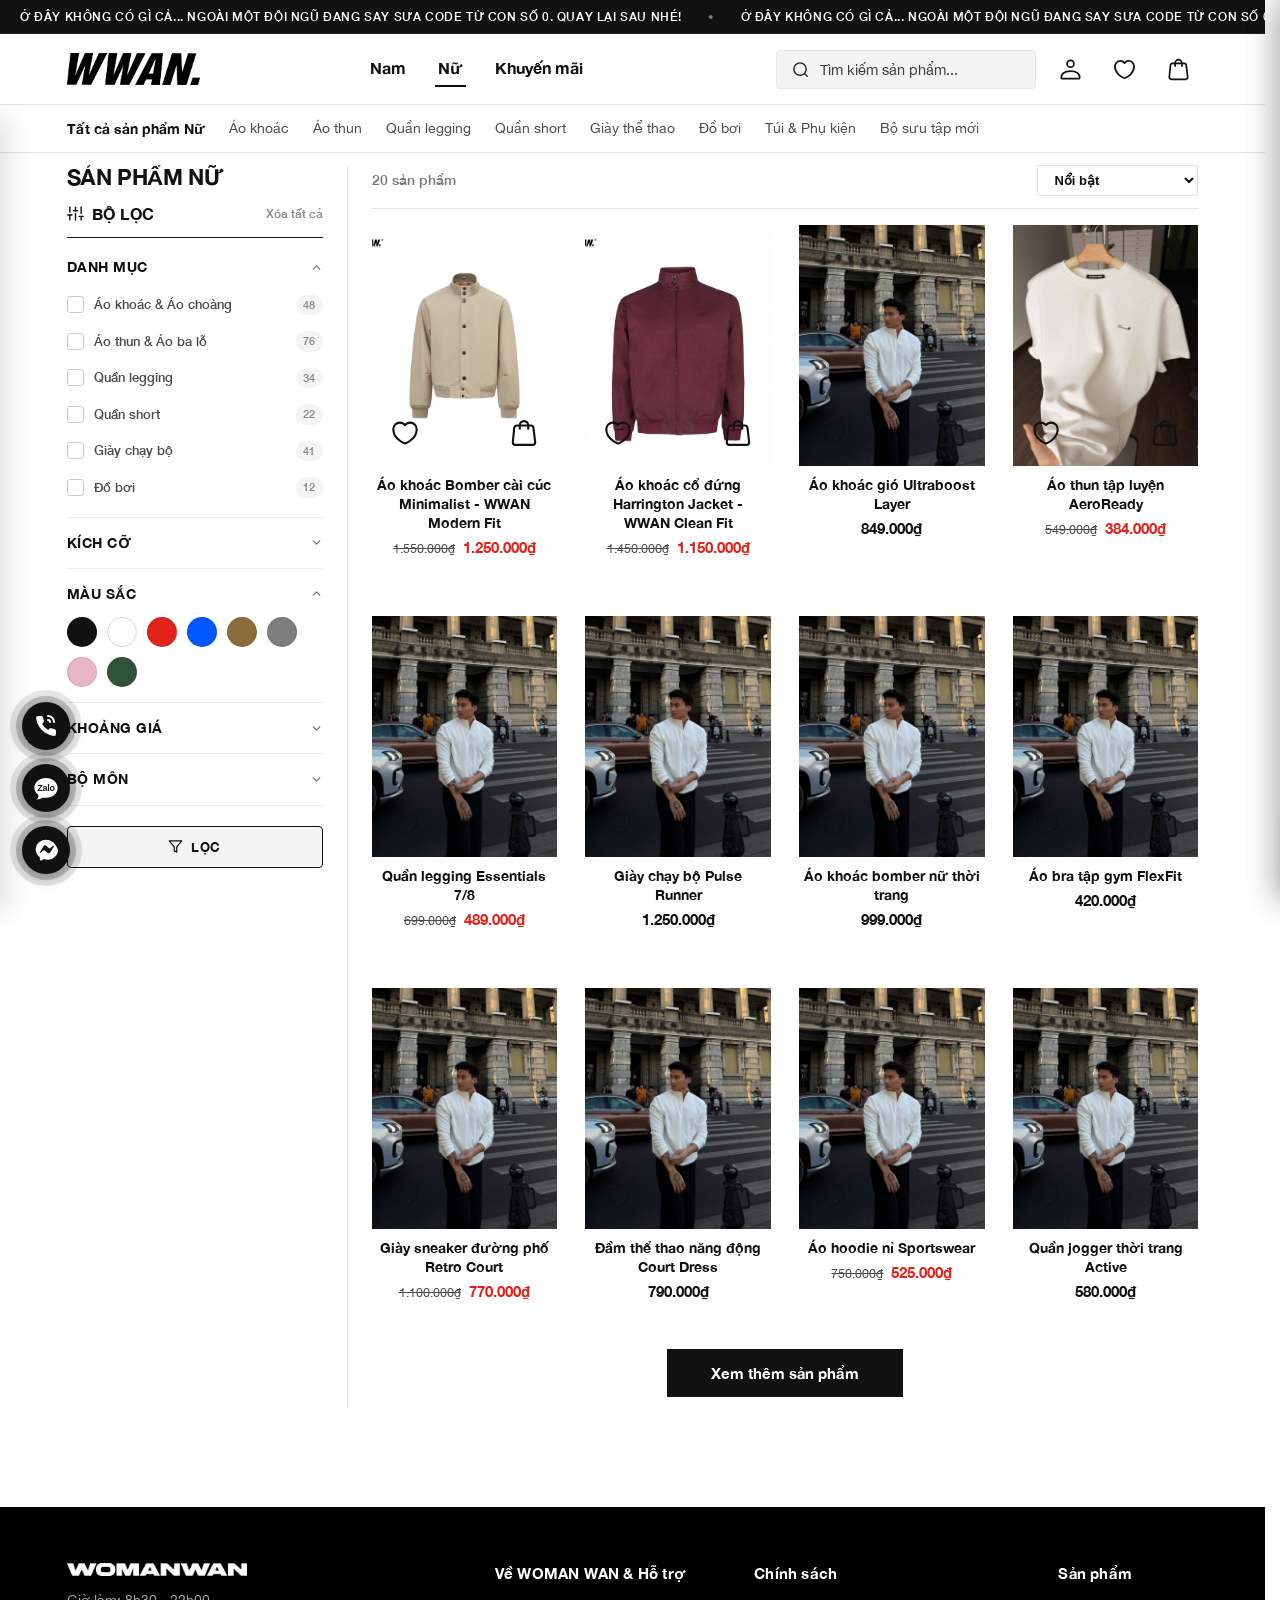
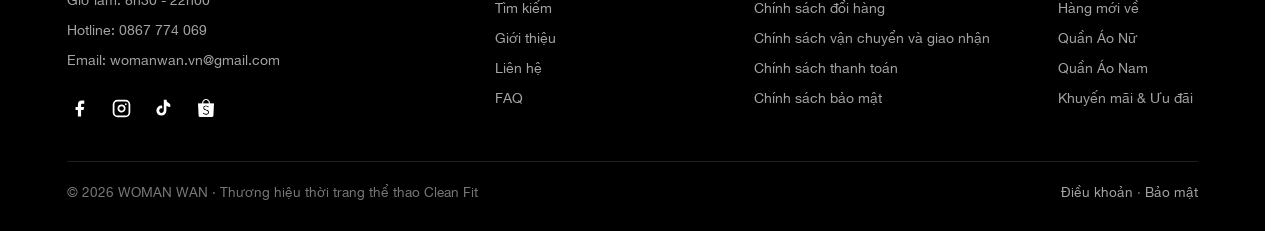
<file: shop.html>
<!DOCTYPE html>
<html lang="vi">

<head>
  <meta charset="UTF-8">
  <meta name="viewport" content="width=device-width, initial-scale=1.0">
  <title>Nữ | WOMAN WAN</title>
  <link rel="stylesheet" href="style.css?v=ww_mobile_clean_v8">
  <link rel="stylesheet" href="css/components/page-transition.css?v=ww_mobile_clean_v8">
  <script src="components/contact-widget.js?v=ww_gridgap_v7" defer></script>
  <script src="components/footer-widget.js?v=ww_gridgap_v7" defer></script>
  <script src="components/header-widget.js?v=ww_gridgap_v7" defer></script>
  <script src="components/page-transition-widget.js?v=ww_gridgap_v7" defer></script>
</head>

<body>

  <!-- REUSABLE HEADER & MEGA NAV WIDGET (DATA-DRIVEN FROM navigation.json) -->
  <womanwan-header></womanwan-header>

  <!-- PAGE TRANSITION WIDGET -->
  <womanwan-page-transition></womanwan-page-transition>

  <div class="subnav">
    <a href="#" class="active">Tất cả sản phẩm Nữ</a>
    <a href="#">Áo khoác</a>
    <a href="#">Áo thun</a>
    <a href="#">Quần legging</a>
    <a href="#">Quần short</a>
    <a href="#">Giày thể thao</a>
    <a href="#">Đồ bơi</a>
    <a href="#">Túi & Phụ kiện</a>
    <a href="#">Bộ sưu tập mới</a>
  </div>

  <div class="layout">
    <!-- FILTER SIDEBAR -->
    <aside class="filters">
      <div class="filters-top-title">
        <h1 class="page-title">Sản phẩm Nữ</h1>
      </div>

      <div class="filters-header-row">
        <div class="filters-title-wrap">
          <svg viewBox="0 0 24 24" fill="none" stroke="currentColor" stroke-width="2" stroke-linecap="round"
            stroke-linejoin="round">
            <line x1="4" y1="21" x2="4" y2="14"></line>
            <line x1="4" y1="10" x2="4" y2="3"></line>
            <line x1="12" y1="21" x2="12" y2="12"></line>
            <line x1="12" y1="8" x2="12" y2="3"></line>
            <line x1="20" y1="21" x2="20" y2="16"></line>
            <line x1="20" y1="12" x2="20" y2="3"></line>
            <line x1="1" y1="14" x2="7" y2="14"></line>
            <line x1="9" y1="8" x2="15" y2="8"></line>
            <line x1="17" y1="16" x2="23" y2="16"></line>
          </svg>
          <h3>Bộ lọc</h3>
        </div>
        <a href="#" class="clear-filters-link" id="topClearFiltersBtn">Xóa tất cả</a>
      </div>

      <!-- Filter 1: Danh mục -->
      <details class="filter-group" open>
        <summary>
          <span>Danh mục</span>
          <svg class="filter-chevron" viewBox="0 0 24 24" fill="none" stroke="currentColor" stroke-width="2.5"
            stroke-linecap="round" stroke-linejoin="round">
            <polyline points="6 9 12 15 18 9"></polyline>
          </svg>
        </summary>
        <div class="filter-options">
          <label class="filter-checkbox-item">
            <div class="filter-checkbox-left">
              <input type="checkbox">
              <span class="custom-checkbox">
                <svg viewBox="0 0 24 24" fill="none" stroke="currentColor" stroke-width="3" stroke-linecap="round"
                  stroke-linejoin="round">
                  <polyline points="20 6 9 17 4 12"></polyline>
                </svg>
              </span>
              <span class="filter-label-text">Áo khoác & Áo choàng</span>
            </div>
            <span class="filter-count">48</span>
          </label>
          <label class="filter-checkbox-item">
            <div class="filter-checkbox-left">
              <input type="checkbox">
              <span class="custom-checkbox">
                <svg viewBox="0 0 24 24" fill="none" stroke="currentColor" stroke-width="3" stroke-linecap="round"
                  stroke-linejoin="round">
                  <polyline points="20 6 9 17 4 12"></polyline>
                </svg>
              </span>
              <span class="filter-label-text">Áo thun & Áo ba lỗ</span>
            </div>
            <span class="filter-count">76</span>
          </label>
          <label class="filter-checkbox-item">
            <div class="filter-checkbox-left">
              <input type="checkbox">
              <span class="custom-checkbox">
                <svg viewBox="0 0 24 24" fill="none" stroke="currentColor" stroke-width="3" stroke-linecap="round"
                  stroke-linejoin="round">
                  <polyline points="20 6 9 17 4 12"></polyline>
                </svg>
              </span>
              <span class="filter-label-text">Quần legging</span>
            </div>
            <span class="filter-count">34</span>
          </label>
          <label class="filter-checkbox-item">
            <div class="filter-checkbox-left">
              <input type="checkbox">
              <span class="custom-checkbox">
                <svg viewBox="0 0 24 24" fill="none" stroke="currentColor" stroke-width="3" stroke-linecap="round"
                  stroke-linejoin="round">
                  <polyline points="20 6 9 17 4 12"></polyline>
                </svg>
              </span>
              <span class="filter-label-text">Quần short</span>
            </div>
            <span class="filter-count">22</span>
          </label>
          <label class="filter-checkbox-item">
            <div class="filter-checkbox-left">
              <input type="checkbox">
              <span class="custom-checkbox">
                <svg viewBox="0 0 24 24" fill="none" stroke="currentColor" stroke-width="3" stroke-linecap="round"
                  stroke-linejoin="round">
                  <polyline points="20 6 9 17 4 12"></polyline>
                </svg>
              </span>
              <span class="filter-label-text">Giày chạy bộ</span>
            </div>
            <span class="filter-count">41</span>
          </label>
          <label class="filter-checkbox-item">
            <div class="filter-checkbox-left">
              <input type="checkbox">
              <span class="custom-checkbox">
                <svg viewBox="0 0 24 24" fill="none" stroke="currentColor" stroke-width="3" stroke-linecap="round"
                  stroke-linejoin="round">
                  <polyline points="20 6 9 17 4 12"></polyline>
                </svg>
              </span>
              <span class="filter-label-text">Đồ bơi</span>
            </div>
            <span class="filter-count">12</span>
          </label>
        </div>
      </details>

      <!-- Filter 2: Kích cỡ -->
      <details class="filter-group">
        <summary>
          <span>Kích cỡ</span>
          <svg class="filter-chevron" viewBox="0 0 24 24" fill="none" stroke="currentColor" stroke-width="2.5"
            stroke-linecap="round" stroke-linejoin="round">
            <polyline points="6 9 12 15 18 9"></polyline>
          </svg>
        </summary>
        <div class="size-grid">
          <button type="button">XS</button>
          <button type="button">S</button>
          <button type="button">M</button>
          <button type="button">L</button>
          <button type="button">XL</button>
          <button type="button">36</button>
          <button type="button">37</button>
          <button type="button">38</button>
        </div>
      </details>

      <!-- Filter 3: Màu sắc -->
      <details class="filter-group" open>
        <summary>
          <span>Màu sắc</span>
          <svg class="filter-chevron" viewBox="0 0 24 24" fill="none" stroke="currentColor" stroke-width="2.5"
            stroke-linecap="round" stroke-linejoin="round">
            <polyline points="6 9 12 15 18 9"></polyline>
          </svg>
        </summary>
        <div class="swatches">
          <div class="swatch" data-color="black" style="background:#111111" title="Đen"></div>
          <div class="swatch is-white" data-color="white" style="background:#ffffff" title="Trắng"></div>
          <div class="swatch" data-color="red" style="background:#e2231a" title="Đỏ"></div>
          <div class="swatch" data-color="blue" style="background:#0057ff" title="Xanh dương"></div>
          <div class="swatch" data-color="brown" style="background:#8a6d3b" title="Nâu"></div>
          <div class="swatch" data-color="gray" style="background:#7d7d7d" title="Xám"></div>
          <div class="swatch" data-color="pink" style="background:#e8b4c8" title="Hồng"></div>
          <div class="swatch" data-color="green" style="background:#2e5339" title="Xanh lá"></div>
        </div>
      </details>

      <!-- Filter 4: Khoảng giá -->
      <details class="filter-group">
        <summary>
          <span>Khoảng giá</span>
          <svg class="filter-chevron" viewBox="0 0 24 24" fill="none" stroke="currentColor" stroke-width="2.5"
            stroke-linecap="round" stroke-linejoin="round">
            <polyline points="6 9 12 15 18 9"></polyline>
          </svg>
        </summary>
        <div class="filter-options">
          <label class="filter-checkbox-item">
            <div class="filter-checkbox-left">
              <input type="checkbox" value="under-500">
              <span class="custom-checkbox">
                <svg viewBox="0 0 24 24" fill="none" stroke="currentColor" stroke-width="3" stroke-linecap="round"
                  stroke-linejoin="round">
                  <polyline points="20 6 9 17 4 12"></polyline>
                </svg>
              </span>
              <span class="filter-label-text">Dưới 500.000₫</span>
            </div>
          </label>
          <label class="filter-checkbox-item">
            <div class="filter-checkbox-left">
              <input type="checkbox" value="500-1000">
              <span class="custom-checkbox">
                <svg viewBox="0 0 24 24" fill="none" stroke="currentColor" stroke-width="3" stroke-linecap="round"
                  stroke-linejoin="round">
                  <polyline points="20 6 9 17 4 12"></polyline>
                </svg>
              </span>
              <span class="filter-label-text">500.000₫ – 1.000.000₫</span>
            </div>
          </label>
          <label class="filter-checkbox-item">
            <div class="filter-checkbox-left">
              <input type="checkbox" value="1000-2000">
              <span class="custom-checkbox">
                <svg viewBox="0 0 24 24" fill="none" stroke="currentColor" stroke-width="3" stroke-linecap="round"
                  stroke-linejoin="round">
                  <polyline points="20 6 9 17 4 12"></polyline>
                </svg>
              </span>
              <span class="filter-label-text">1.000.000₫ – 2.000.000₫</span>
            </div>
          </label>
          <label class="filter-checkbox-item">
            <div class="filter-checkbox-left">
              <input type="checkbox" value="over-2000">
              <span class="custom-checkbox">
                <svg viewBox="0 0 24 24" fill="none" stroke="currentColor" stroke-width="3" stroke-linecap="round"
                  stroke-linejoin="round">
                  <polyline points="20 6 9 17 4 12"></polyline>
                </svg>
              </span>
              <span class="filter-label-text">Trên 2.000.000₫</span>
            </div>
          </label>
        </div>
      </details>

      <!-- Filter 5: Bộ môn -->
      <details class="filter-group">
        <summary>
          <span>Bộ môn</span>
          <svg class="filter-chevron" viewBox="0 0 24 24" fill="none" stroke="currentColor" stroke-width="2.5"
            stroke-linecap="round" stroke-linejoin="round">
            <polyline points="6 9 12 15 18 9"></polyline>
          </svg>
        </summary>
        <div class="filter-options">
          <label class="filter-checkbox-item">
            <div class="filter-checkbox-left">
              <input type="checkbox" value="running">
              <span class="custom-checkbox">
                <svg viewBox="0 0 24 24" fill="none" stroke="currentColor" stroke-width="3" stroke-linecap="round"
                  stroke-linejoin="round">
                  <polyline points="20 6 9 17 4 12"></polyline>
                </svg>
              </span>
              <span class="filter-label-text">Chạy bộ</span>
            </div>
          </label>
          <label class="filter-checkbox-item">
            <div class="filter-checkbox-left">
              <input type="checkbox" value="yoga">
              <span class="custom-checkbox">
                <svg viewBox="0 0 24 24" fill="none" stroke="currentColor" stroke-width="3" stroke-linecap="round"
                  stroke-linejoin="round">
                  <polyline points="20 6 9 17 4 12"></polyline>
                </svg>
              </span>
              <span class="filter-label-text">Yoga & Tập luyện</span>
            </div>
          </label>
          <label class="filter-checkbox-item">
            <div class="filter-checkbox-left">
              <input type="checkbox" value="football">
              <span class="custom-checkbox">
                <svg viewBox="0 0 24 24" fill="none" stroke="currentColor" stroke-width="3" stroke-linecap="round"
                  stroke-linejoin="round">
                  <polyline points="20 6 9 17 4 12"></polyline>
                </svg>
              </span>
              <span class="filter-label-text">Bóng đá</span>
            </div>
          </label>
          <label class="filter-checkbox-item">
            <div class="filter-checkbox-left">
              <input type="checkbox" value="lifestyle">
              <span class="custom-checkbox">
                <svg viewBox="0 0 24 24" fill="none" stroke="currentColor" stroke-width="3" stroke-linecap="round"
                  stroke-linejoin="round">
                  <polyline points="20 6 9 17 4 12"></polyline>
                </svg>
              </span>
              <span class="filter-label-text">Đời thường</span>
            </div>
          </label>
        </div>
      </details>

      <button class="apply-filters-btn" id="applyFiltersBtn">
        <svg viewBox="0 0 24 24" fill="none" stroke="currentColor" stroke-width="2" stroke-linecap="round"
          stroke-linejoin="round">
          <polygon points="22 3 2 3 10 12.46 10 19 14 21 14 12.46 22 3"></polygon>
        </svg>
        <span>Lọc</span>
      </button>
    </aside>

    <!-- PRODUCTS -->
    <section class="products-col">
      <div class="results-bar">
        <span class="results-count" id="resultCount">124 sản phẩm</span>
        <select class="sort-select" id="sortSelect">
          <option>Nổi bật</option>
          <option>Mới nhất</option>
          <option>Giá: Thấp đến cao</option>
          <option>Giá: Cao đến thấp</option>
        </select>
      </div>

      <div class="grid" id="productGrid"></div>

      <div class="load-more">
        <button id="loadMoreBtn">Xem thêm sản phẩm</button>
      </div>
    </section>
  </div>

  <!-- FOOTER WIDGET -->
  <womanwan-footer></womanwan-footer>

  <!-- TOAST NOTIFICATION -->
  <div class="wan-toast" id="wanToast" role="alert" aria-live="polite"></div>

  <!-- CART OVERLAY -->
  <div class="cart-overlay" id="cartOverlay"></div>

  <!-- CART DRAWER -->
  <aside class="cart-drawer" id="cartDrawer" aria-hidden="true" role="dialog" aria-modal="true" aria-label="Giỏ hàng">
    <!-- Header -->
    <div class="cart-header">
      <h2 class="cart-title" id="cartTitle">GIỎ HÀNG CỦA BẠN</h2>
      <div class="cart-header-actions">
        <button class="cart-header-tab" id="tabWishlist" onclick="switchDrawerTab('wishlist')"
          title="Sản phẩm yêu thích" aria-label="Sản phẩm yêu thích">
          <svg width="20" height="20" viewBox="0 0 24 24" fill="none" stroke="currentColor" stroke-width="1.8"
            stroke-linecap="round" stroke-linejoin="round">
            <path
              d="M12.62 20.81C12.28 20.93 11.72 20.93 11.38 20.81C8.48 19.82 2 15.69 2 8.69C2 5.6 4.49 3.1 7.56 3.1C9.38 3.1 10.99 3.98 12 5.34C13.01 3.98 14.63 3.1 16.44 3.1C19.51 3.1 22 5.6 22 8.69C22 15.69 15.52 19.82 12.62 20.81Z" />
          </svg>
        </button>
        <button class="cart-header-tab active" id="tabCart" onclick="switchDrawerTab('cart')" title="Giỏ hàng"
          aria-label="Giỏ hàng">
          <svg width="20" height="20" viewBox="0 0 24 24" fill="none" stroke="currentColor" stroke-width="1.8"
            stroke-linecap="round" stroke-linejoin="round">
            <path
              d="M15.6 8.4V5.4C15.6 3.4 14 1.8 12 1.8C10 1.8 8.4 3.4 8.4 5.4V8.4M4.7 22.2H19.3C20.6 22.2 21.6 21.2 21.6 19.9L20.1 7.8C20.1 6.5 19.1 5.5 17.8 5.5H5.9C4.6 5.5 3.6 6.5 3.6 7.8L2.4 19.9C2.4 21.2 3.4 22.2 4.7 22.2Z" />
          </svg>
        </button>
        <button class="cart-close-btn" id="cartCloseBtn" aria-label="Đóng">
          <svg width="20" height="20" viewBox="0 0 24 24" fill="none" stroke="currentColor" stroke-width="2"
            stroke-linecap="round" stroke-linejoin="round">
            <line x1="18" y1="6" x2="6" y2="18"></line>
            <line x1="6" y1="6" x2="18" y2="18"></line>
          </svg>
        </button>
      </div>
    </div>

    <!-- Scrollable Body -->
    <div class="cart-body">
      <!-- CART ITEMS VIEW -->
      <div class="cart-items-view" id="cartItemsView">
        <!-- Free Shipping Progress -->
        <div class="shipping-progress-box">
          <div class="shipping-progress-text">
            <span id="shippingProgressText">Bạn chỉ còn thiếu <strong>151.000₫</strong> để được Miễn phí giao
              hàng</span>
            <span class="info-icon" title="Miễn phí vận chuyển cho đơn từ 1.000.000₫">ⓘ</span>
          </div>
          <div class="progress-track">
            <div class="progress-bar" id="shippingProgressBar" style="width: 85%;"></div>
          </div>
          <div class="progress-labels">
            <span>0₫</span>
            <span>1.000.000₫</span>
          </div>
        </div>



        <!-- Cart Items Container -->
        <div class="cart-items-list" id="cartItemsList">
          <!-- Rendered via JavaScript -->
        </div>

        <!-- Cross-sell Section -->
        <div class="cross-sell-section">
          <div class="cross-sell-header">
            <h3>GỢI Ý THÊM CHO BẠN</h3>
            <p>Thêm các sản phẩm dưới đây để nhận ưu đãi miễn phí giao hàng</p>
          </div>
          <div class="cross-sell-grid">
            <div class="cross-sell-card">
              <div class="cross-sell-thumb">
                <img src="assets/sanpham_test/co_tau2.jpg" alt="Conditioning Club Cap">
              </div>
              <div class="cross-sell-info">
                <span class="cross-tag">Mới</span>
                <div class="cross-name">Conditioning Club Cap</div>
                <div class="cross-price">250.000₫</div>
              </div>
              <button class="cross-add-btn"
                onclick="addCrossItem('Conditioning Club Cap', 250000, 'assets/sanpham_test/co_tau2.jpg', 'Mũ thể thao · Free size')">+
                Thêm</button>
            </div>
            <div class="cross-sell-card">
              <div class="cross-sell-thumb">
                <img src="assets/sanpham_test/co_tau.jpg" alt="Sport Tote Bag Mini">
              </div>
              <div class="cross-sell-info">
                <span class="cross-tag">Mới</span>
                <div class="cross-name">Sport Tote Bag Mini</div>
                <div class="cross-price">320.000₫</div>
              </div>
              <button class="cross-add-btn"
                onclick="addCrossItem('Sport Tote Bag Mini', 320000, 'assets/sanpham_test/co_tau.jpg', 'Túi tote thể thao · Đen')">+
                Thêm</button>
            </div>
          </div>
        </div>

        <!-- Discount Code -->
        <div class="discount-section">
          <h3 class="section-heading">MÃ GIẢM GIÁ</h3>
          <form class="discount-form" id="discountForm" onsubmit="event.preventDefault(); applyDiscount();">
            <input type="text" class="discount-input" id="discountCodeInput" placeholder="Nhập mã giảm giá...">
            <button type="submit" class="discount-btn">Áp dụng</button>
          </form>
          <div class="discount-hint">ⓘ Mã phiếu quà tặng có thể áp dụng tại bước thanh toán.</div>
        </div>

        <!-- Order Summary -->
        <div class="summary-section">
          <h3 class="section-heading">TỔNG KẾT ĐƠN HÀNG</h3>
          <div class="summary-row">
            <span>Tạm tính</span>
            <span id="cartSubTotal">849.000₫</span>
          </div>
          <div class="summary-row" id="discountRow" style="display:none;color:#e2231a;">
            <span>Giảm giá</span>
            <span id="cartDiscount">-0₫</span>
          </div>
          <div class="summary-row">
            <span>Phí vận chuyển dự tính</span>
            <span id="cartShipping">30.000₫</span>
          </div>
          <div class="summary-row total-row">
            <span>Tổng cộng</span>
            <span id="cartTotal">879.000₫</span>
          </div>
        </div>
      </div>

      <!-- SAVED / WISHLIST ITEMS VIEW -->
      <div class="saved-items-view" id="savedItemsView">
        <div class="cart-items-list" id="savedItemsList">
          <!-- Rendered via JavaScript -->
        </div>
      </div>
    </div>

    <!-- Sticky Footer Checkout -->
    <div class="cart-footer" id="cartFooter">
      <button class="checkout-btn" onclick="handleCheckout()">
        <svg width="15" height="15" viewBox="0 0 24 24" fill="currentColor">
          <path
            d="M18 8h-1V6c0-2.76-2.24-5-5-5S7 3.24 7 6v2H6c-1.1 0-2 .9-2 2v10c0 1.1.9 2 2 2h12c1.1 0 2-.9 2-2V10c0-1.1-.9-2-2-2zm-6 9c-1.1 0-2-.9-2-2s.9-2 2-2 2 .9 2 2-.9 2-2 2zm3.1-9H8.9V6c0-1.71 1.39-3.1 3.1-3.1 1.71 0 3.1 1.39 3.1 3.1v2z" />
        </svg>
        Thanh toán an toàn
      </button>
      <!-- <div class="payment-badges">
        <span class="pay-badge visa">VISA</span>
        <span class="pay-badge mc">MC</span>
        <span class="pay-badge paypal">PayPal</span>
        <span class="pay-badge apple">Pay</span>
        <span class="pay-badge klarna">Klarna</span>
        <span class="pay-badge amex">AMEX</span>
        <span class="pay-badge sezzle">sezzle</span>
      </div>
    </div> -->
  </aside>

  <!-- JAVASCRIPT: WAN API & CART CONTROLLER -->
  <script>
    // =========================================================================
    // 1. WAN API & DATA SERVICE (Sẵn sàng mở rộng thành REST API / Backend)
    // =========================================================================
    const WanAPI = {
      // --- Quản lý Sản phẩm ---
      products: {
        list: [],
        async fetchAll() {
          try {
            const res = await fetch("products.json");
            if (res.ok) {
              this.list = await res.json();
              return this.list;
            }
          } catch (e) {
            console.warn("fetch products.json fallback", e);
          }
          if (!this.list || this.list.length === 0) {
            this.list = Array.from({ length: 124 }, (_, i) => randomProduct(i));
          }
          return this.list;
        },
        getById(id) {
          if (!this.list || this.list.length === 0) return null;
          return this.list.find(p => String(p.id) === String(id)) || null;
        }
      },

      // --- Quản lý Giỏ hàng (Cart API & Persistence) ---
      cart: {
        STORAGE_KEY: "wan_cart_v1",
        get() {
          try {
            const data = localStorage.getItem(this.STORAGE_KEY);
            if (data) return JSON.parse(data);
          } catch (e) {
            console.error("Lỗi đọc giỏ hàng từ localStorage", e);
          }
          // Mẫu mặc định ban đầu nếu chưa có
          return [
            {
              id: "ww-001",
              name: "Áo khoác gió Ultraboost Layer",
              variant: "Trắng ngà · Size M",
              price: 849000,
              basePrice: 849000,
              qty: 1,
              image: "assets/sanpham_test/co_tau.jpg",
              isNew: true
            }
          ];
        },
        save(items) {
          try {
            localStorage.setItem(this.STORAGE_KEY, JSON.stringify(items));
          } catch (e) {
            console.error("Lỗi lưu giỏ hàng", e);
          }
          // TODO Backend API:
          // return fetch('/api/cart', { method: 'POST', headers: { 'Content-Type': 'application/json' }, body: JSON.stringify(items) });
        },
        addItem(productId, qty = 1, customVariant = null) {
          const product = WanAPI.products.getById(productId);
          if (!product) {
            console.error("Không tìm thấy sản phẩm với id:", productId);
            return null;
          }

          const cart = this.get();
          const variantName = customVariant || (
            (product.colors && product.colors[0] ? (product.colors[0].name || product.colors[0]) : "Tiêu chuẩn") +
            " · Size " +
            (product.sizes && product.sizes[0] ? product.sizes[0] : "M")
          );

          const existingIndex = cart.findIndex(item => item.id === product.id && item.variant === variantName);

          if (existingIndex > -1) {
            cart[existingIndex].qty += qty;
          } else {
            cart.push({
              id: product.id,
              name: product.name,
              variant: variantName,
              price: product.price || product.now || 0,
              basePrice: product.basePrice || product.base || product.price || 0,
              qty: qty,
              image: product.image || "assets/sanpham_test/co_tau.jpg",
              isNew: Boolean(product.tag === "Mới" || product.tag === "NEW" || product.onSale)
            });
          }

          this.save(cart);
          return { product, cart };
        },
        updateQty(index, delta) {
          const cart = this.get();
          if (!cart[index]) return cart;
          cart[index].qty += delta;
          if (cart[index].qty <= 0) {
            cart.splice(index, 1);
          }
          this.save(cart);
          return cart;
        },
        removeItem(index) {
          const cart = this.get();
          cart.splice(index, 1);
          this.save(cart);
          return cart;
        }
      },

      // --- Quản lý Danh sách Yêu thích / Lưu sản phẩm (Wishlist API & Persistence) ---
      wishlist: {
        STORAGE_KEY: "wan_wishlist_v1",
        get() {
          try {
            const data = localStorage.getItem(this.STORAGE_KEY);
            if (data) return JSON.parse(data);
          } catch (e) {
            console.error("Lỗi đọc danh sách yêu thích", e);
          }
          return [];
        },
        save(ids) {
          try {
            localStorage.setItem(this.STORAGE_KEY, JSON.stringify(ids));
          } catch (e) {
            console.error("Lỗi lưu danh sách yêu thích", e);
          }
          // TODO Backend API:
          // return fetch('/api/wishlist', { method: 'POST', headers: { 'Content-Type': 'application/json' }, body: JSON.stringify(ids) });
        },
        has(productId) {
          const list = this.get();
          return list.includes(String(productId));
        },
        toggle(productId) {
          const list = this.get();
          const idStr = String(productId);
          const idx = list.indexOf(idStr);
          let isSaved = false;

          if (idx > -1) {
            list.splice(idx, 1);
            isSaved = false;
          } else {
            list.push(idStr);
            isSaved = true;
          }

          this.save(list);
          return { isSaved, total: list.length, list };
        }
      }
    };

    // =========================================================================
    // 2. HELPER FUNCTIONS & UI FORMATTING
    // =========================================================================
    const colors = ["#111111", "#e2231a", "#0057ff", "#8a6d3b", "#e8b4c8", "#2e5339", "#7d7d7d", "#ffffff"];
    const tags = [null, "Mới", "-30%", "Bán chạy", null, null, "Mới", null];
    const names = [
      "Áo khoác gió Ultraboost Layer", "Áo thun tập luyện AeroReady", "Quần legging Essentials 7/8",
      "Giày chạy bộ Pulse Runner", "Áo hoodie nỉ Sportswear", "Quần short thể thao 3-Stripes Style",
      "Đầm thể thao năng động", "Áo bra tập gym FlexFit", "Giày sneaker đường phố Retro Court",
      "Áo khoác bomber nữ", "Quần jogger thời trang", "Túi tote thể thao mini",
      "Áo tank top yoga", "Legging cạp cao Motion", "Giày trekking City Trail",
      "Áo croptop tập luyện", "Quần culottes năng động", "Áo khoác dù chống nước",
      "Giày chạy bộ đường dài Marathon+", "Áo len thể thao mỏng"
    ];

    function formatVND(n) {
      if (typeof n !== 'number') return "0₫";
      return n.toLocaleString("vi-VN") + "₫";
    }

    function showToast(message) {
      const toast = document.getElementById("wanToast");
      if (!toast) return;
      toast.textContent = message;
      toast.classList.add("show");
      clearTimeout(toast._timer);
      toast._timer = setTimeout(() => {
        toast.classList.remove("show");
      }, 2500);
    }

    function randomProduct(i) {
      const id = `ww-${String(i + 1).padStart(3, '0')}`;
      const name = names[i % names.length];
      const base = 399000 + Math.floor(Math.random() * 8) * 150000;
      const onSale = Math.random() < 0.3;
      const now = onSale ? Math.round(base * 0.7 / 1000) * 1000 : base;
      const c1 = colors[Math.floor(Math.random() * colors.length)];
      const c2 = colors[Math.floor(Math.random() * colors.length)];
      const tag = onSale ? "-30%" : tags[Math.floor(Math.random() * tags.length)];
      const hue = Math.floor(Math.random() * 360);
      const image = "assets/sanpham_test/co_tau.jpg";
      const hoverImage = "assets/sanpham_test/co_tau2.jpg";
      return { id, name, basePrice: base, price: now, onSale, c1, c2, tag, hue, image, hoverImage };
    }

    function cardHTML(p) {
      const c1 = p.colors ? (p.colors[0]?.hex || p.colors[0] || "#111") : (p.c1 || "#111");
      const c2 = p.colors ? (p.colors[1]?.hex || p.colors[1] || "#fff") : (p.c2 || "#fff");
      const base = p.basePrice || p.base || p.price;
      const now = p.price || p.now;
      const onSale = p.onSale;
      const tag = p.tag;
      const desc = p.description || "Giày & Trang phục thể thao Nữ";
      const image = p.image || "assets/sanpham_test/co_tau.jpg";
      const hoverImage = p.hoverImage || "assets/sanpham_test/co_tau2.jpg";
      const isSaved = WanAPI.wishlist.has(p.id);

      return `
      <div class="card" data-id="${p.id}" onclick="handleProductCardClick('${p.id}', event)">
        <div class="card-media">
          <div class="product-img-wrap">
            <img src="${image}" alt="${p.name}" class="product-img primary-img" loading="lazy">
            <img src="${hoverImage}" alt="${p.name}" class="product-img hover-img" loading="lazy">
          </div>
          ${tag ? `<div class="tag ${onSale ? 'sale' : ''}">${tag}</div>` : ""}
          <button class="wishlist ${isSaved ? 'active' : ''}" data-id="${p.id}" onclick="handleToggleWishlist('${p.id}', event)" title="Lưu sản phẩm" aria-label="Lưu sản phẩm">
            <img src="assets/icons/heart.svg" alt="Yêu thích" class="card-icon heart-icon-outline">
            <img src="assets/icons/heart_click.svg" alt="Yêu thích" class="card-icon heart-icon-filled">
          </button>
          <button class="quick-add-btn" onclick="handleQuickAdd('${p.id}', event)" aria-label="Thêm vào giỏ" title="Thêm vào giỏ">
            <img src="assets/icons/bag.svg" alt="Thêm vào giỏ" class="card-icon">
          </button>
        </div>
        <div class="card-info">
          <div class="name">${p.name}</div>
          <div class="desc">${desc}</div>
          <div class="price-row">
            ${onSale ? `<span class="old">${formatVND(base)}</span>` : ""}
            <span class="now ${onSale ? 'sale' : ''}">${formatVND(now)}</span>
          </div>
        </div>
      </div>`;
    }

    // =========================================================================
    // 3. PRODUCT GRID & INTERACTION HANDLERS
    // =========================================================================
    const grid = document.getElementById("productGrid");
    let loaded = 0;
    const PAGE_SIZE = 12;
    let currentShopList = [];
    let currentShopTab = "women";

    async function initProducts() {
      await WanAPI.products.fetchAll();
      const params = new URLSearchParams(window.location.search);
      const g = params.get('gender');
      const f = params.get('filter');
      const s = params.get('search');

      if (s) {
        setShopSearch(s);
      } else {
        setShopGender(g === 'men' ? 'men' : (f === 'sale' ? 'sale' : 'women'));
      }
      updateWishlistBadges();
      renderCart();
      initSidebarFilters();
    }

    function setShopSearch(searchTerm) {
      currentShopTab = "search";
      const all = WanAPI.products.list;
      const q = searchTerm.toLowerCase().trim();

      const searchInputEl = document.getElementById("searchInput");
      if (searchInputEl) searchInputEl.value = searchTerm;

      document.querySelectorAll("nav.primary li").forEach(li => li.classList.remove("active"));

      const breadcrumb = document.querySelector(".breadcrumb");
      const title = document.querySelector(".page-title");
      const subnavActive = document.querySelector(".subnav a.active") || document.querySelector(".subnav a:first-child");

      if (breadcrumb) breadcrumb.innerHTML = `<a href="index.html">Trang chủ</a> <span>›</span> Tìm kiếm: "${searchTerm}"`;
      if (title) title.textContent = `Kết quả tìm kiếm cho: "${searchTerm}"`;
      if (subnavActive) subnavActive.textContent = `Tìm kiếm: "${searchTerm}"`;

      currentShopList = all.filter(p => {
        const name = (p.name || "").toLowerCase();
        const desc = (p.description || "").toLowerCase();
        const cat = (p.category || "").toLowerCase();
        const tag = (p.tag || "").toLowerCase();
        const gen = (p.gender || "").toLowerCase();
        return name.includes(q) || desc.includes(q) || cat.includes(q) || tag.includes(q) || gen.includes(q);
      });

      applyCurrentSort();
      grid.innerHTML = "";
      loaded = 0;
      loadMore();

      const resultCountEl = document.getElementById("resultCount");
      if (resultCountEl) {
        resultCountEl.textContent = `${currentShopList.length} sản phẩm phù hợp`;
      }
    }

    function setShopGender(tabKey) {
      currentShopTab = tabKey;
      const all = WanAPI.products.list;

      // Update Nav Li active class
      document.querySelectorAll("nav.primary li").forEach(li => li.classList.remove("active"));
      const navEl = tabKey === 'men' ? (document.getElementById("navLiMen") || document.getElementById("navMen")?.parentElement) :
        (tabKey === 'sale' ? (document.getElementById("navLiSale") || document.getElementById("navSale")?.parentElement) :
          (document.getElementById("navLiWomen") || document.getElementById("navWomen")?.parentElement));
      if (navEl) navEl.classList.add("active");

      // Update Breadcrumb & Title & Subnav
      const breadcrumb = document.querySelector(".breadcrumb");
      const title = document.querySelector(".page-title");
      const subnavActive = document.querySelector(".subnav a.active") || document.querySelector(".subnav a:first-child");

      if (tabKey === 'men') {
        if (breadcrumb) breadcrumb.innerHTML = '<a href="index.html">Trang chủ</a> <span>›</span> Nam';
        if (title) title.textContent = 'Sản phẩm Nam';
        if (subnavActive) subnavActive.textContent = 'Tất cả sản phẩm Nam';
        currentShopList = all.filter(p => {
          const g = (p.gender || "").toLowerCase();
          const c = (p.category || "").toLowerCase();
          const n = (p.name || "").toLowerCase();
          return g.includes("nam") || c.includes("short") || c.includes("thun") || n.includes("nam") || n.includes("jogger");
        });
      } else if (tabKey === 'sale') {
        if (breadcrumb) breadcrumb.innerHTML = '<a href="index.html">Trang chủ</a> <span>›</span> Khuyến mãi';
        if (title) title.textContent = 'Sản phẩm Khuyến Mãi';
        if (subnavActive) subnavActive.textContent = 'Tất cả sản phẩm Khuyến Mãi';
        currentShopList = all.filter(p => p.onSale || p.discountPercent > 0 || (p.tag && p.tag.includes("%")));
      } else {
        if (breadcrumb) breadcrumb.innerHTML = '<a href="index.html">Trang chủ</a> <span>›</span> Nữ';
        if (title) title.textContent = 'Sản phẩm Nữ';
        if (subnavActive) subnavActive.textContent = 'Tất cả sản phẩm Nữ';
        currentShopList = all.filter(p => {
          const g = (p.gender || "").toLowerCase();
          const c = (p.category || "").toLowerCase();
          const n = (p.name || "").toLowerCase();
          return g.includes("nữ") || c.includes("legging") || c.includes("choàng") || n.includes("nữ") || n.includes("croptop") || n.includes("đầm");
        });
      }

      if (!currentShopList || currentShopList.length === 0) {
        currentShopList = all;
      }

      applyCurrentSort();
      grid.innerHTML = "";
      loaded = 0;
      loadMore();

      const resultCountEl = document.getElementById("resultCount");
      if (resultCountEl) {
        resultCountEl.textContent = `${currentShopList.length} sản phẩm`;
      }
    }

    function applyCurrentSort() {
      const sortSelect = document.getElementById("sortSelect");
      if (!sortSelect || !currentShopList) return;
      const val = sortSelect.value;
      if (val.includes("Thấp đến cao")) {
        currentShopList.sort((a, b) => (a.price || a.now || 0) - (b.price || b.now || 0));
      } else if (val.includes("Cao đến thấp")) {
        currentShopList.sort((a, b) => (b.price || b.now || 0) - (a.price || a.now || 0));
      } else if (val.includes("Mới nhất")) {
        currentShopList.sort((a, b) => (b.isNew ? 1 : 0) - (a.isNew ? 1 : 0));
      }
    }

    function loadMore() {
      const list = (currentShopList && currentShopList.length > 0) ? currentShopList : WanAPI.products.list;
      const frag = document.createDocumentFragment();
      const wrapper = document.createElement("div");
      let html = "";
      const end = Math.min(loaded + PAGE_SIZE, list.length);
      for (let i = loaded; i < end; i++) {
        html += cardHTML(list[i]);
      }
      loaded = end;
      wrapper.innerHTML = html;
      while (wrapper.firstChild) frag.appendChild(wrapper.firstChild);
      grid.appendChild(frag);
      const btn = document.getElementById("loadMoreBtn");
      if (btn) {
        btn.style.display = (loaded >= list.length) ? "none" : "inline-block";
      }
    }

    // Nhấn vào card sản phẩm -> Mở trang chi tiết sản phẩm
    function handleProductCardClick(productId, e) {
      // Nếu click vào nút tim hoặc nút thêm nhanh thì đã xử lý riêng
      if (e.target.closest(".wishlist") || e.target.closest(".quick-add-btn")) return;
      window.location.href = `product/index.html?id=${encodeURIComponent(productId)}`;
    }

    // Nhấn nút + Thêm vào giỏ trên card (chỉ tăng số ở badge giỏ hàng, không mở bảng bên phải)
    function handleQuickAdd(productId, e) {
      if (e) e.stopPropagation();
      handleAddToCart(productId, false);
    }

    // Logic cốt lõi Thêm vào giỏ theo ID (mặc định không mở bảng bên phải)
    function handleAddToCart(productId, openDrawer = false) {
      const result = WanAPI.cart.addItem(productId, 1);
      if (result && result.product) {
        renderCart();
        showToast(`✓ Đã thêm "${result.product.name}" vào giỏ hàng`);
        if (openDrawer) {
          openCart();
          switchDrawerTab('cart');
        }
      }
    }

    // Nhấn nút Trái tim -> Lưu / Bỏ lưu sản phẩm vào Wishlist (chỉ tăng số ở badge yêu thích, không mở bảng bên phải)
    function handleToggleWishlist(productId, e) {
      if (e) e.stopPropagation();
      const { isSaved, total } = WanAPI.wishlist.toggle(productId);
      const product = WanAPI.products.getById(productId);

      // Cập nhật trạng thái icon trên tất cả card ngoài trang chủ
      document.querySelectorAll(`.wishlist[data-id="${productId}"]`).forEach(btn => {
        if (isSaved) {
          btn.classList.add("active");
        } else {
          btn.classList.remove("active");
        }
      });

      // Cập nhật trạng thái icon trên tất cả nút tim trong giỏ hàng
      document.querySelectorAll(`.item-fav-btn[data-id="${productId}"]`).forEach(btn => {
        if (isSaved) {
          btn.classList.add("active");
          btn.title = "Bỏ lưu";
        } else {
          btn.classList.remove("active");
          btn.title = "Lưu sản phẩm";
        }
      });

      updateWishlistBadges();
      const prodName = product ? product.name : "Sản phẩm";
      showToast(isSaved ? `♥ Đã lưu "${prodName}" vào danh sách yêu thích` : `Đã bỏ lưu "${prodName}"`);

      // Nếu drawer đang mở sẵn thì cập nhật lại danh sách hiển thị
      if (cartDrawer && cartDrawer.classList.contains("open")) {
        renderSavedItems();
      }
    }

    function updateWishlistBadges() {
      const saved = WanAPI.wishlist.get();
      const count = saved.length;
      const badge = document.getElementById("wishlistBadge");
      if (badge) {
        badge.textContent = count;
        badge.style.display = count > 0 ? "flex" : "none";
        if (count > 0) {
          badge.classList.remove("badge-pop");
          void badge.offsetWidth;
          badge.classList.add("badge-pop");
        }
      }
    }

    // =========================================================================
    // 3.5. NAVIGATION & FILTER INTEGRATION (WITH WOMANWAN-HEADER)
    // =========================================================================
    function handleNavClick(tabKey, e) {
      if (e) {
        e.preventDefault();
      }
      const newUrl = tabKey === 'men' ? 'shop.html?gender=men' :
        (tabKey === 'sale' ? 'shop.html?filter=sale' : 'shop.html?gender=women');
      if (window.WanPageTransition && typeof window.WanPageTransition.navigate === "function") {
        window.WanPageTransition.navigate(newUrl);
      } else {
        window.location.href = newUrl;
      }
    }

    function handleMegaCategoryClick(tag, name, e, tabKey) {
      if (e) e.preventDefault();
      const targetGender = tabKey || (currentShopTab === 'men' ? 'men' : 'women');
      const newUrl = `shop.html?gender=${targetGender}&category=${encodeURIComponent(name)}`;
      if (window.WanPageTransition && typeof window.WanPageTransition.navigate === "function") {
        window.WanPageTransition.navigate(newUrl);
      } else {
        window.location.href = newUrl;
      }
    }

    window.handleNavClick = handleNavClick;
    window.handleMegaCategoryClick = handleMegaCategoryClick;

    window.addEventListener("popstate", () => {
      const params = new URLSearchParams(window.location.search);
      const g = params.get('gender');
      const f = params.get('filter');
      setShopGender(g === 'men' ? 'men' : (f === 'sale' ? 'sale' : 'women'));
    });

    // =========================================================================
    // 4. CART DRAWER CONTROLLER
    // =========================================================================
    let discountPercent = 0;
    const FREE_SHIPPING_THRESHOLD = 1000000;
    const DEFAULT_SHIPPING_FEE = 30000;
    let currentDrawerTab = "cart";

    const cartDrawer = document.getElementById("cartDrawer");
    const cartOverlay = document.getElementById("cartOverlay");
    const cartCloseBtn = document.getElementById("cartCloseBtn");

    function openCart() {
      const megaNav = document.getElementById("megaNavDrawer");
      if (megaNav && megaNav.classList.contains("open")) {
        megaNav.classList.remove("open");
        document.getElementById("megaNavOverlay")?.classList.remove("open");
      }
      if (currentDrawerTab === "wishlist") {
        renderSavedItems();
      } else {
        renderCart();
      }
      if (cartDrawer) {
        cartDrawer.classList.add("open");
        cartDrawer.setAttribute("aria-hidden", "false");
      }
      if (cartOverlay) cartOverlay.classList.add("open");
      document.body.style.overflow = "hidden";
    }

    function closeCart() {
      if (cartDrawer) {
        cartDrawer.classList.remove("open");
        cartDrawer.setAttribute("aria-hidden", "true");
      }
      if (cartOverlay) cartOverlay.classList.remove("open");
      document.body.style.overflow = "";
    }

    window.openCart = openCart;
    window.closeCart = closeCart;

    if (cartCloseBtn) cartCloseBtn.addEventListener("click", closeCart);
    if (cartOverlay) cartOverlay.addEventListener("click", closeCart);
    window.addEventListener("keydown", (e) => {
      if (e.key === "Escape") {
        if (cartDrawer && cartDrawer.classList.contains("open")) closeCart();
      }
    });

    // Chuyển tab giữa Giỏ hàng và Mục đã lưu
    function switchDrawerTab(tab) {
      currentDrawerTab = tab;
      const tabCart = document.getElementById("tabCart");
      const tabWishlist = document.getElementById("tabWishlist");
      const cartTitle = document.getElementById("cartTitle");
      const cartItemsView = document.getElementById("cartItemsView");
      const savedItemsView = document.getElementById("savedItemsView");
      const cartFooter = document.getElementById("cartFooter");

      if (tab === "cart") {
        tabCart.classList.add("active");
        tabWishlist.classList.remove("active");
        cartTitle.textContent = "GIỎ HÀNG CỦA BẠN";
        cartItemsView.classList.remove("hidden");
        savedItemsView.classList.remove("active");
        cartFooter.style.display = "flex";
        renderCart();
      } else {
        tabWishlist.classList.add("active");
        tabCart.classList.remove("active");
        cartTitle.textContent = "SẢN PHẨM YÊU THÍCH";
        cartItemsView.classList.add("hidden");
        savedItemsView.classList.add("active");
        cartFooter.style.display = "none";
        renderSavedItems();
      }
    }
    window.switchDrawerTab = switchDrawerTab;

    function changeQty(index, delta) {
      WanAPI.cart.updateQty(index, delta);
      renderCart();
    }

    function addCrossItem(name, price, image, variant) {
      const cart = WanAPI.cart.get();
      const existing = cart.find(item => item.name === name);
      if (existing) {
        existing.qty += 1;
      } else {
        cart.push({
          id: "cross-" + Date.now(),
          name: name,
          variant: variant || "Mặc định",
          price: price,
          qty: 1,
          image: image,
          isNew: true
        });
      }
      WanAPI.cart.save(cart);
      renderCart();
      showToast(`✓ Đã thêm "${name}" vào giỏ hàng`);
    }

    function applyDiscount() {
      const code = document.getElementById("discountCodeInput").value.trim().toUpperCase();
      if (!code) return;
      if (code === "WOMANWAN" || code === "SALE10" || code === "WAN10") {
        discountPercent = 0.1;
        showToast("Áp dụng mã giảm giá 10% thành công!");
      } else {
        showToast("Mã giảm giá không hợp lệ hoặc đã hết hạn!");
      }
      renderCart();
    }

    function handleCheckout() {
      const cart = WanAPI.cart.get();
      if (cart.length === 0) {
        showToast("Giỏ hàng của bạn đang trống!");
        return;
      }
      window.location.href = './checkout/index.html';
    }

    // Render danh sách trong giỏ
    function renderCart() {
      const cart = WanAPI.cart.get();
      const cartItemsList = document.getElementById("cartItemsList");
      if (!cartItemsList) return;

      const totalQty = cart.reduce((sum, item) => sum + item.qty, 0);
      if (cartBadge) {
        cartBadge.textContent = totalQty;
        cartBadge.style.display = totalQty > 0 ? "flex" : "none";
        if (totalQty > 0) {
          cartBadge.classList.remove("badge-pop");
          void cartBadge.offsetWidth;
          cartBadge.classList.add("badge-pop");
        }
      }

      if (cart.length === 0) {
        cartItemsList.innerHTML = `
          <div class="empty-cart-state">
            <p>Giỏ hàng của bạn đang trống</p>
            <button class="load-more-btn" onclick="closeCart()" style="margin-top:12px;padding:10px 24px;background:#111;color:#fff;font-weight:700;border:none;border-radius:0;">Khám phá ngay</button>
          </div>
        `;
      } else {
        cartItemsList.innerHTML = cart.map((item, index) => {
          const isSaved = WanAPI.wishlist.has(item.id);
          return `
          <div class="cart-item">
            <div class="cart-item-img">
              <img src="${item.image}" alt="${item.name}">
            </div>
            <div class="cart-item-details">
              <div class="cart-item-top">
                ${item.isNew ? `<span class="item-tag">MỚI</span>` : `<span></span>`}
                <button class="item-fav-btn ${isSaved ? 'active' : ''}" data-id="${item.id}" onclick="handleToggleWishlist('${item.id}', event)" title="${isSaved ? 'Bỏ lưu' : 'Lưu sản phẩm'}" aria-label="Yêu thích">
                  <img src="assets/icons/heart.svg" alt="Yêu thích" class="cart-fav-icon heart-icon-outline">
                  <img src="assets/icons/heart_click.svg" alt="Yêu thích" class="cart-fav-icon heart-icon-filled">
                </button>
              </div>
              <h4 class="cart-item-name">${item.name}</h4>
              <div class="cart-item-variant">${item.variant}</div>
              <div class="cart-item-bottom">
                <div class="cart-item-price">${formatVND(item.price * item.qty)}</div>
                <div class="qty-stepper">
                  <button class="qty-btn minus-btn" onclick="changeQty(${index}, -1)" aria-label="Giảm">−</button>
                  <span class="qty-val">${item.qty}</span>
                  <button class="qty-btn plus-btn" onclick="changeQty(${index}, 1)" aria-label="Tăng">+</button>
                </div>
              </div>
            </div>
          </div>
        `;
        }).join("");
      }

      // Calculations
      const subtotal = cart.reduce((sum, item) => sum + item.price * item.qty, 0);
      const discount = Math.round(subtotal * discountPercent);
      const isFreeShipping = subtotal >= FREE_SHIPPING_THRESHOLD || subtotal === 0;
      const shipping = isFreeShipping ? 0 : DEFAULT_SHIPPING_FEE;
      const total = Math.max(0, subtotal - discount + shipping);

      document.getElementById("cartSubTotal").textContent = formatVND(subtotal);

      const discountRow = document.getElementById("discountRow");
      if (discountRow) {
        if (discount > 0) {
          discountRow.style.display = "flex";
          document.getElementById("cartDiscount").textContent = "-" + formatVND(discount);
        } else {
          discountRow.style.display = "none";
        }
      }

      document.getElementById("cartShipping").textContent = isFreeShipping ? (subtotal > 0 ? "Miễn phí" : "0₫") : formatVND(shipping);
      document.getElementById("cartTotal").textContent = formatVND(total);

      // Shipping progress
      const progressPercent = Math.min(100, Math.round((subtotal / FREE_SHIPPING_THRESHOLD) * 100));
      const progressBar = document.getElementById("shippingProgressBar");
      const progressText = document.getElementById("shippingProgressText");

      if (progressBar) progressBar.style.width = progressPercent + "%";
      if (progressText) {
        if (subtotal >= FREE_SHIPPING_THRESHOLD && subtotal > 0) {
          progressText.innerHTML = `<strong>Chúc mừng!</strong> Bạn đã được <strong>Miễn phí vận chuyển</strong>`;
        } else {
          const remaining = FREE_SHIPPING_THRESHOLD - subtotal;
          progressText.innerHTML = `Bạn chỉ còn thiếu <strong>${formatVND(remaining)}</strong> để được Miễn phí giao hàng`;
        }
      }
    }

    // Render danh sách sản phẩm đã lưu (Wishlist View)
    function renderSavedItems() {
      const savedIds = WanAPI.wishlist.get();
      const savedItemsList = document.getElementById("savedItemsList");
      if (!savedItemsList) return;

      if (savedIds.length === 0) {
        savedItemsList.innerHTML = `
          <div class="empty-cart-state">
            <p>Bạn chưa lưu sản phẩm nào</p>
            <p style="font-size:12px;color:#999;margin-top:4px;">Nhấn vào biểu tượng trái tim trên sản phẩm để lưu lại</p>
          </div>
        `;
        return;
      }

      const savedProducts = savedIds.map(id => WanAPI.products.getById(id)).filter(Boolean);

      savedItemsList.innerHTML = savedProducts.map(p => {
        const isSaved = WanAPI.wishlist.has(p.id);
        return `
        <div class="cart-item" data-saved-item="${p.id}">
          <div class="cart-item-img">
            <img src="${p.image || 'assets/sanpham_test/co_tau.jpg'}" alt="${p.name}">
          </div>
          <div class="cart-item-details">
            <div class="cart-item-top">
              <span class="item-tag">${p.tag || 'YÊU THÍCH'}</span>
              <button class="item-fav-btn ${isSaved ? 'active' : ''}" data-id="${p.id}" onclick="handleToggleWishlist('${p.id}', event)" title="${isSaved ? 'Bỏ lưu' : 'Lưu sản phẩm'}" aria-label="Lưu sản phẩm">
                <img src="assets/icons/heart.svg" alt="Lưu sản phẩm" class="cart-fav-icon heart-icon-outline">
                <img src="assets/icons/heart_click.svg" alt="Lưu sản phẩm" class="cart-fav-icon heart-icon-filled">
              </button>
            </div>
            <h4 class="cart-item-name">${p.name}</h4>
            <div class="cart-item-variant">${p.category || 'Thời trang thể thao'}</div>
            <div class="cart-item-bottom">
              <div class="cart-item-price">${formatVND(p.price || p.now || 0)}</div>
              <button class="cross-add-btn" style="position:static;font-size:12px;font-weight:700;background:#111;color:#fff;padding:5px 12px;border:none;border-radius:0;" onclick="handleAddToCart('${p.id}', false); switchDrawerTab('cart');">
                + Thêm vào giỏ
              </button>
            </div>
          </div>
        </div>
      `;
      }).join("");
    }

    // =========================================================================
    // 5. INITIALIZATION & SEARCH / SORT / SIDEBAR FILTER LISTENERS
    // =========================================================================
    document.getElementById("loadMoreBtn").addEventListener("click", loadMore);

    document.getElementById("sortSelect").addEventListener("change", () => {
      applyCurrentSort();
      grid.innerHTML = "";
      loaded = 0;
      loadMore();
    });

    const searchInput = document.getElementById("searchInput");
    if (searchInput) {
      searchInput.addEventListener("input", (e) => {
        const query = e.target.value.toLowerCase().trim();
        const all = WanAPI.products.list;
        if (!query) {
          const params = new URLSearchParams(window.location.search);
          const g = params.get('gender');
          const f = params.get('filter');
          setShopGender(g === 'men' ? 'men' : (f === 'sale' ? 'sale' : 'women'));
          return;
        }

        currentShopList = all.filter(p => {
          const name = (p.name || "").toLowerCase();
          const desc = (p.description || "").toLowerCase();
          const cat = (p.category || "").toLowerCase();
          const tag = (p.tag || "").toLowerCase();
          return name.includes(query) || desc.includes(query) || cat.includes(query) || tag.includes(query);
        });

        applyCurrentSort();
        grid.innerHTML = "";
        loaded = 0;
        loadMore();

        const resultCountEl = document.getElementById("resultCount");
        if (resultCountEl) {
          resultCountEl.textContent = `${currentShopList.length} sản phẩm phù hợp`;
        }
      });

      searchInput.addEventListener("keydown", (e) => {
        if (e.key === "Enter") {
          const val = searchInput.value.trim();
          if (val) {
            setShopSearch(val);
            window.history.pushState({}, "", `shop.html?search=${encodeURIComponent(val)}`);
          }
        }
      });
    }

    const searchIconBtn = document.querySelector(".search-icon");
    if (searchIconBtn && searchInput) {
      searchIconBtn.style.cursor = "pointer";
      searchIconBtn.addEventListener("click", () => {
        const val = searchInput.value.trim();
        if (val) {
          setShopSearch(val);
          window.history.pushState({}, "", `shop.html?search=${encodeURIComponent(val)}`);
        }
      });
    }

    function initSidebarFilters() {
      // 1. Lắng nghe tất cả checkbox bộ lọc (Danh mục, Giá, Bộ môn)
      const filterCheckboxes = document.querySelectorAll(".filters input[type='checkbox']");
      filterCheckboxes.forEach(cb => {
        cb.addEventListener("change", applySidebarFilters);
      });

      // 2. Kích thước
      const sizeBtns = document.querySelectorAll(".size-grid button");
      sizeBtns.forEach(btn => {
        btn.addEventListener("click", (e) => {
          e.preventDefault();
          btn.classList.toggle("active");
          applySidebarFilters();
        });
      });

      // 3. Màu sắc
      const swatches = document.querySelectorAll(".swatches .swatch");
      swatches.forEach(sw => {
        sw.addEventListener("click", () => {
          sw.classList.toggle("active");
          applySidebarFilters();
        });
      });

      // 4. Hàm xử lý Xóa tất cả bộ lọc
      const resetFilters = (e) => {
        if (e) e.preventDefault();
        filterCheckboxes.forEach(cb => cb.checked = false);
        sizeBtns.forEach(btn => btn.classList.remove("active"));
        swatches.forEach(sw => sw.classList.remove("active"));

        const params = new URLSearchParams(window.location.search);
        const g = params.get('gender');
        const f = params.get('filter');
        setShopGender(g === 'men' ? 'men' : (f === 'sale' ? 'sale' : 'women'));
      };

      const clearBtns = document.querySelectorAll(".clear-filters, .clear-filters-link");
      clearBtns.forEach(btn => btn.addEventListener("click", resetFilters));

      const applyBtn = document.getElementById("applyFiltersBtn");
      if (applyBtn) {
        applyBtn.addEventListener("click", (e) => {
          e.preventDefault();
          applySidebarFilters();
          if (window.innerWidth <= 768) {
            document.querySelector('.products-col')?.scrollIntoView({ behavior: 'smooth' });
          }
        });
      }
    }

    function applySidebarFilters() {
      const all = WanAPI.products.list;
      let list = [...all];

      // Lọc theo tab hiện tại nếu không phải search
      if (currentShopTab === 'men') {
        list = list.filter(p => (p.gender || "").toLowerCase().includes("nam"));
      } else if (currentShopTab === 'sale') {
        list = list.filter(p => p.onSale || p.discountPercent > 0 || (p.tag && p.tag.includes("%")));
      } else if (currentShopTab === 'women') {
        list = list.filter(p => (p.gender || "").toLowerCase().includes("nữ") || (p.gender || "").toLowerCase().includes("nu") || !(p.gender || "").toLowerCase().includes("nam"));
      }

      // Checkbox danh mục được chọn
      const selectedCats = [];
      const catLabels = document.querySelectorAll(".filters .filter-group:first-of-type label");
      catLabels.forEach(lbl => {
        const input = lbl.querySelector("input");
        if (input && input.checked) {
          selectedCats.push(lbl.textContent.toLowerCase());
        }
      });

      if (selectedCats.length > 0) {
        list = list.filter(p => {
          const cat = (p.category || "").toLowerCase();
          const name = (p.name || "").toLowerCase();
          return selectedCats.some(sc => {
            if (sc.includes("khoác") && (cat.includes("khoác") || name.includes("khoác") || name.includes("jacket"))) return true;
            if (sc.includes("thun") && (cat.includes("thun") || name.includes("thun") || name.includes("tee") || name.includes("tank"))) return true;
            if (sc.includes("legging") && (cat.includes("legging") || name.includes("legging"))) return true;
            if (sc.includes("short") && (cat.includes("short") || name.includes("short"))) return true;
            if (sc.includes("giày") && (cat.includes("giày") || name.includes("giày") || name.includes("runner"))) return true;
            if (sc.includes("bơi") && (cat.includes("bơi") || name.includes("bơi"))) return true;
            return false;
          });
        });
      }

      currentShopList = list;
      applyCurrentSort();
      grid.innerHTML = "";
      loaded = 0;
      loadMore();

      const resultCountEl = document.getElementById("resultCount");
      if (resultCountEl) {
        resultCountEl.textContent = `${currentShopList.length} sản phẩm`;
      }
    }

    // Khởi động dữ liệu
    initProducts();
  </script>

  <!-- REUSABLE FLOATING CONTACT SPEED DIAL WIDGET -->
  <womanwan-contact></womanwan-contact>
</body>

</html>
</file>
<file: style.css>
@import url("css/components/site-intro.css");

/* ===== Typography: Helvetica Neue Local Web Fonts ===== */
@font-face {
  font-family: "Helvetica Neue";
  src: local("Helvetica Neue Light"), local("HelveticaNeue-Light"), url("assets/fonts/HelveticaNeue-Light.ttf") format("truetype");
  font-weight: 300;
  font-style: normal;
  font-display: swap;
}

@font-face {
  font-family: "Helvetica Neue";
  src: local("Helvetica Neue"), local("HelveticaNeue"), url("assets/fonts/HelveticaNeue-Regular.ttf") format("truetype");
  font-weight: 400;
  font-style: normal;
  font-display: swap;
}

@font-face {
  font-family: "Helvetica Neue";
  src: local("Helvetica Neue Italic"), local("HelveticaNeue-Italic"), url("assets/fonts/HelveticaNeue-Italic.ttf") format("truetype");
  font-weight: 400;
  font-style: italic;
  font-display: swap;
}

@font-face {
  font-family: "Helvetica Neue";
  src: local("Helvetica Neue Medium"), local("HelveticaNeue-Medium"), url("assets/fonts/HelveticaNeue-Medium.ttf") format("truetype");
  font-weight: 500;
  font-style: normal;
  font-display: swap;
}

@font-face {
  font-family: "Helvetica Neue";
  src: local("Helvetica Neue Medium"), local("HelveticaNeue-Medium"), url("assets/fonts/HelveticaNeue-Medium.ttf") format("truetype");
  font-weight: 600;
  font-style: normal;
  font-display: swap;
}

@font-face {
  font-family: "Helvetica Neue";
  src: local("Helvetica Neue Bold"), local("HelveticaNeue-Bold"), url("assets/fonts/HelveticaNeue-Bold.ttf") format("truetype");
  font-weight: 700;
  font-style: normal;
  font-display: swap;
}

@font-face {
  font-family: "Helvetica Neue";
  src: local("Helvetica Neue Bold"), local("HelveticaNeue-Bold"), url("assets/fonts/HelveticaNeue-Bold.ttf") format("truetype");
  font-weight: 800;
  font-style: normal;
  font-display: swap;
}

@font-face {
  font-family: "Helvetica Neue";
  src: local("Helvetica Neue Bold"), local("HelveticaNeue-Bold"), url("assets/fonts/HelveticaNeue-Bold.ttf") format("truetype");
  font-weight: 900;
  font-style: normal;
  font-display: swap;
}

@font-face {
  font-family: "Helvetica Neue";
  src: local("Helvetica Neue Bold Italic"), local("HelveticaNeue-BoldItalic"), url("assets/fonts/HelveticaNeue-BoldItalic.ttf") format("truetype");
  font-weight: 700;
  font-style: italic;
  font-display: swap;
}

:root {
  --ink: #111111;
  --ink-soft: #4d4d4d;
  --line: #e2e2e2;
  --bg: #ffffff;
  --panel: #f6f6f6;
  --accent: #0057ff;
  --accent-red: #e2231a;
  --radius: 2px;
  --header-bottom: 84px;

  /* Responsive Container & Adaptive Side Gutters (Tăng thêm ~3/4 khoảng cách lề 2 bên trên desktop) */
  --container-max-width: 100%;
  --container-gutter: clamp(20px, 4.8vw, 110px);
  --container-side-offset: var(--container-gutter);
}

@media (min-width: 1200px) {
  :root {
    --container-gutter: clamp(48px, 5.2vw, 120px);
    --container-side-offset: var(--container-gutter);
  }
}

@media (max-width: 768px) {
  :root {
    --container-gutter: 16px;
    --container-side-offset: 16px;
  }
}

* {
  box-sizing: border-box;
  margin: 0;
  padding: 0;
}

html {
  scrollbar-gutter: stable;
  overflow-x: hidden;
  max-width: 100vw;
}

body {
  font-family: "Helvetica Neue", Arial, sans-serif;
  font-size: 15px;
  line-height: 1.5;
  color: var(--ink);
  background: var(--bg);
  -webkit-font-smoothing: antialiased;
  overflow-x: hidden;
  max-width: 100vw;
}

a {
  color: inherit;
  text-decoration: none;
}

img,
svg {
  display: block;
}

ul {
  list-style: none;
}

button {
  font-family: inherit;
  cursor: pointer;
  border: none;
  background: none;
  color: inherit;
  border-radius: 0;
}

/* ===== Top utility bar (Infinite Marquee) ===== */
.util-bar {
  background: #111111;
  color: #ffffff;
  font-size: 12px;
  font-weight: 600;
  letter-spacing: 0.05em;
  text-transform: uppercase;
  height: 34px;
  display: flex;
  align-items: center;
  overflow: hidden;
  position: relative;
  z-index: 1005;
  user-select: none;
  border-bottom: 1px solid rgba(255, 255, 255, 0.08);
}

.util-bar:hover .util-track {
  animation-play-state: paused;
}

.util-track {
  display: flex;
  align-items: center;
  width: max-content;
  will-change: transform;
  animation: utilMarquee 32s linear infinite;
}

.util-content {
  display: flex;
  align-items: center;
  flex-shrink: 0;
}

.util-item {
  display: inline-flex;
  align-items: center;
  white-space: nowrap;
  padding: 0 20px;
}

.util-item a,
.util-item .util-link {
  color: #ffffff;
  text-decoration: none;
  transition: opacity 0.2s ease;
}

.util-item a:hover,
.util-item .util-link:hover {
  opacity: 0.75;
}

.util-sep {
  display: inline-block;
  opacity: 0.45;
  font-size: 11px;
  padding: 0 6px;
}

@keyframes utilMarquee {
  0% {
    transform: translateX(0);
  }

  100% {
    transform: translateX(-50%);
  }
}

/* ===== Header ===== */
header.main {
  display: flex;
  align-items: center;
  padding: 15px var(--container-side-offset);
  border-bottom: 1px solid var(--line);
  position: sticky;
  top: 0;
  background: #ffffff;
  z-index: 1005;
}

.header-mobile-left {
  display: none;
}

.mobile-search-dropdown {
  display: none;
}

.logo {
  width: 270px;
  flex-shrink: 0;
  display: flex;
  align-items: center;
  text-decoration: none;
  color: inherit;
}

.logo img {
  height: 32px;
  width: auto;
  object-fit: contain;
  display: block;
}

nav.primary {
  display: flex;
  align-items: center;
  padding-left: 30px;
  font-size: 15.5px;
  font-weight: 650;
  flex: 1;
}

nav.primary ul {
  display: flex;
  gap: 28px;
  margin: 0;
  padding: 0;
  list-style: none;
}

nav.primary a {
  display: inline-block;
  padding: 6px 3px;
  color: inherit;
  text-decoration: none;
  transition: color 0.15s ease;
}

nav.primary a:hover {
  color: var(--muted);
}

nav.primary li.active a {
  color: var(--ink);
  border-bottom: 2px solid var(--ink);
  padding-bottom: 4px;
}

.header-actions {
  display: flex;
  align-items: center;
  gap: 14px;
  margin-left: auto;
}

.action-icon {
  width: 23px;
  height: 23px;
  object-fit: contain;
  display: block;
}

.search-box {
  display: flex;
  align-items: center;
  gap: 10px;
  border-radius: 4px;
  padding: 9px 14px;
  min-width: 260px;
  background: #f4f4f4;
  border: 1px solid #e8e8e8;
  transition: background .2s ease, border-color .2s ease, box-shadow .2s ease;
}

.search-box:hover {
  background: #ededed;
  border-color: #d8d8d8;
}

.search-box:focus-within {
  background: #f4f4f4;
  border-color: #111111;
  box-shadow: 0 0 0 1px #111111;
}

.search-box .search-icon {
  width: 19px;
  height: 19px;
  opacity: 0.9;
  flex-shrink: 0;
}

.search-input {
  border: none;
  outline: none;
  background: transparent !important;
  font-family: inherit;
  font-size: 14.5px;
  color: var(--ink);
  width: 100%;
  padding: 0;
}

.search-input:focus {
  background: transparent !important;
  outline: none;
}

.search-input::placeholder {
  color: #111111;
  opacity: 0.8;
}

.icon-btn {
  position: relative;
  display: flex;
  align-items: center;
  justify-content: center;
  width: 40px;
  height: 40px;
  border-radius: 50%;
  color: var(--ink);
  cursor: pointer;
  transition: background .15s, transform .15s;
}

.icon-btn:hover {
  background: #f2f2f2;
}

.icon-btn:active {
  transform: scale(0.95);
}

.badge-count {
  position: absolute;
  top: 2px;
  right: 2px;
  background: var(--accent-red);
  color: #fff;
  font-size: 11px;
  font-weight: 700;
  border-radius: 50%;
  width: 17px;
  height: 17px;
  display: flex;
  align-items: center;
  justify-content: center;
  line-height: 1;
  pointer-events: none;
  transform-origin: center center;
  transition: transform 0.2s cubic-bezier(0.175, 0.885, 0.32, 1.275);
}

@keyframes badgePop {
  0% {
    transform: scale(1);
  }

  45% {
    transform: scale(1.4);
  }

  100% {
    transform: scale(1);
  }
}

.badge-count.badge-pop {
  animation: badgePop 0.35s cubic-bezier(0.175, 0.885, 0.32, 1.275);
}

/* ===== Sub category nav ===== */
.subnav {
  display: flex;
  gap: 24px;
  padding: 13px var(--container-side-offset);
  border-bottom: 1px solid var(--line);
  font-size: 14px;
  color: var(--ink-soft);
  overflow-x: auto;
  white-space: nowrap;
}

.subnav a:hover {
  color: var(--ink);
}

.subnav a.active {
  color: var(--ink);
  font-weight: 700;
}

/* ===== Breadcrumb + Title (Hidden / Moved inside products header) ===== */
.page-head,
.breadcrumb {
  display: none !important;
}

/* ===== Layout ===== */
.layout {
  display: flex;
  gap: 0;
  padding: 12px var(--container-side-offset) 60px;
  align-items: flex-start;
}

/* ==========================================================================
   ENHANCED MODERN LUXURY ATHLETIC FILTER SIDEBAR
   ========================================================================== */
.filters {
  width: 280px;
  flex-shrink: 0;
  padding: 0 24px 32px 0;
  position: sticky;
  top: 64px;
  max-height: calc(100vh - 74px);
  overflow-y: auto;
  scrollbar-width: thin;
}

.filters::-webkit-scrollbar {
  width: 4px;
}

.filters::-webkit-scrollbar-thumb {
  background: #e2e2e2;
  border-radius: 4px;
}

.filters-top-title {
  margin-bottom: 10px;
}

.filters-top-title .page-title,
.page-title {
  font-size: 22px;
  font-weight: 900;
  letter-spacing: -0.4px;
  color: #111111;
  margin: 0;
  text-transform: uppercase;
  line-height: 1.15;
}

.filters-header-row {
  display: flex;
  align-items: center;
  justify-content: space-between;
  padding-bottom: 10px;
  border-bottom: 1px solid #111111;
  margin-bottom: 4px;
  min-height: 38px;
  box-sizing: border-box;
}

.filters-title-wrap {
  display: flex;
  align-items: center;
  gap: 8px;
}

.filters-title-wrap svg {
  color: #111111;
  width: 17px;
  height: 17px;
  flex-shrink: 0;
}

.filters-title-wrap h3 {
  font-size: 16px;
  font-weight: 800;
  letter-spacing: 0.5px;
  text-transform: uppercase;
  color: #111111;
  margin: 0;
}

.clear-filters-link {
  font-size: 12px;
  font-weight: 600;
  color: #888888;
  text-decoration: none;
  transition: all 0.2s ease;
  cursor: pointer;
}

.clear-filters-link:hover {
  color: #e2231a;
  text-decoration: underline;
}

.filter-group {
  border-bottom: 1px solid #eaeaea;
  padding: 15px 0;
  transition: border-color 0.2s ease;
}

.filter-group:last-of-type {
  border-bottom: 1px solid #eaeaea;
}

.filter-group summary {
  font-size: 13.5px;
  font-weight: 700;
  text-transform: uppercase;
  letter-spacing: 0.5px;
  color: #111111;
  cursor: pointer;
  display: flex;
  justify-content: space-between;
  align-items: center;
  list-style: none;
  user-select: none;
  transition: color 0.15s ease;
}

.filter-group summary::-webkit-details-marker {
  display: none;
}

.filter-group summary::marker {
  display: none;
}

.filter-group summary .filter-chevron {
  width: 13px;
  height: 13px;
  color: #777777;
  transition: transform 0.25s cubic-bezier(0.16, 1, 0.3, 1), color 0.2s ease;
  flex-shrink: 0;
}

.filter-group:hover summary .filter-chevron {
  color: #111111;
}

.filter-group[open] summary .filter-chevron {
  transform: rotate(180deg);
}

.filter-options {
  margin-top: 13px;
  display: flex;
  flex-direction: column;
  gap: 8px;
}

/* Custom Styled Checkboxes & Count Badges */
.filter-checkbox-item {
  display: flex;
  align-items: center;
  justify-content: space-between;
  gap: 10px;
  font-size: 13px;
  color: #4a4a4a;
  cursor: pointer;
  padding: 4px 0;
  user-select: none;
  transition: color 0.15s ease, transform 0.15s ease;
}

.filter-checkbox-item:hover {
  color: #111111;
  transform: translateX(2px);
}

.filter-checkbox-left {
  display: flex;
  align-items: center;
  gap: 10px;
  flex: 1;
}

.filter-checkbox-item input[type="checkbox"] {
  position: absolute;
  opacity: 0;
  width: 0;
  height: 0;
  pointer-events: none;
}

.custom-checkbox {
  width: 17px;
  height: 17px;
  min-width: 17px;
  border: 1.5px solid #cccccc;
  border-radius: 3px;
  background: #ffffff;
  display: flex;
  align-items: center;
  justify-content: center;
  transition: all 0.18s cubic-bezier(0.16, 1, 0.3, 1);
  box-sizing: border-box;
}

.custom-checkbox svg {
  width: 11px;
  height: 11px;
  color: #ffffff;
  opacity: 0;
  transform: scale(0.6);
  transition: all 0.18s cubic-bezier(0.16, 1, 0.3, 1);
}

.filter-checkbox-item input[type="checkbox"]:checked~.custom-checkbox,
.filter-checkbox-item input[type="checkbox"]:checked+.custom-checkbox,
.filter-checkbox-left input[type="checkbox"]:checked~.custom-checkbox {
  background: #111111;
  border-color: #111111;
}

.filter-checkbox-item input[type="checkbox"]:checked~.custom-checkbox svg,
.filter-checkbox-item input[type="checkbox"]:checked+.custom-checkbox svg,
.filter-checkbox-left input[type="checkbox"]:checked~.custom-checkbox svg {
  opacity: 1;
  transform: scale(1);
}

.filter-checkbox-item:hover .custom-checkbox {
  border-color: #111111;
}

.filter-label-text {
  font-weight: 500;
  line-height: 1.35;
}

.filter-checkbox-item input[type="checkbox"]:checked~.filter-label-text,
.filter-checkbox-left input[type="checkbox"]:checked~.filter-label-text {
  font-weight: 700;
  color: #111111;
}

.filter-count {
  font-size: 11px;
  font-weight: 600;
  color: #888888;
  background: #f4f4f4;
  padding: 2px 7px;
  border-radius: 10px;
  letter-spacing: 0.2px;
}

/* Color Swatches Grid */
.swatches {
  display: flex;
  flex-wrap: wrap;
  gap: 10px;
  margin-top: 13px;
}

.swatch {
  width: 30px;
  height: 30px;
  border-radius: 50%;
  border: 1.5px solid rgba(0, 0, 0, 0.08);
  cursor: pointer;
  position: relative;
  transition: all 0.2s cubic-bezier(0.16, 1, 0.3, 1);
  box-sizing: border-box;
}

.swatch.is-white {
  border-color: #d6d6d6;
}

.swatch:hover {
  transform: translateY(-2px) scale(1.12);
  box-shadow: 0 4px 10px rgba(0, 0, 0, 0.15);
}

.swatch.active {
  box-shadow: 0 0 0 2px #ffffff, 0 0 0 4px #111111;
  transform: scale(1.06);
}

/* Tactile Size Grid */
.size-grid {
  display: grid;
  grid-template-columns: repeat(4, 1fr);
  gap: 8px;
  margin-top: 13px;
}

.size-grid button {
  height: 40px;
  background: #ffffff;
  border: 1px solid #e0e0e0;
  border-radius: 3px;
  color: #111111;
  font-family: inherit;
  font-size: 13px;
  font-weight: 500;
  cursor: pointer;
  display: flex;
  align-items: center;
  justify-content: center;
  padding: 0;
  transition: all 0.18s cubic-bezier(0.16, 1, 0.3, 1);
}

.size-grid button:hover {
  border-color: #111111;
  background: #f9f9f9;
  transform: translateY(-1px);
}

.size-grid button.active {
  background: #111111 !important;
  color: #ffffff !important;
  font-weight: 600 !important;
  border-color: #111111 !important;
  box-shadow: 0 3px 8px rgba(0, 0, 0, 0.18);
  transform: translateY(-1px);
}

/* Bottom Filter Action Button */
.apply-filters-btn,
.btn-apply-filters {
  display: flex;
  align-items: center;
  justify-content: center;
  gap: 8px;
  width: 100%;
  margin-top: 20px;
  padding: 12px 18px;
  background: #f4f4f4;
  color: #111111;
  border: 1px solid #111111;
  border-radius: 4px;
  font-size: 13px;
  font-weight: 700;
  text-transform: uppercase;
  letter-spacing: 0.8px;
  cursor: pointer;
  transition: background 0.2s ease, color 0.2s ease, border-color 0.2s ease, transform 0.2s ease, box-shadow 0.2s ease;
  box-sizing: border-box;
}

.apply-filters-btn:hover,
.btn-apply-filters:hover {
  background: #111111;
  color: #ffffff;
  border-color: #111111;
  transform: translateY(-1px);
  box-shadow: 0 4px 14px rgba(0, 0, 0, 0.18);
}

.apply-filters-btn svg,
.btn-apply-filters svg {
  width: 15px;
  height: 15px;
}

.clear-filters {
  display: flex;
  align-items: center;
  justify-content: center;
  gap: 8px;
  width: 100%;
  margin-top: 20px;
  padding: 11px 16px;
  background: #f6f6f6;
  border: 1px solid #e5e5e5;
  border-radius: 4px;
  font-size: 12.5px;
  font-weight: 700;
  text-transform: uppercase;
  letter-spacing: 0.5px;
  color: #444444;
  text-decoration: none;
  cursor: pointer;
  transition: all 0.2s ease;
  box-sizing: border-box;
}

.clear-filters:hover {
  background: #111111;
  color: #ffffff;
  border-color: #111111;
  transform: translateY(-1px);
  box-shadow: 0 4px 12px rgba(0, 0, 0, 0.12);
}

.clear-filters svg {
  width: 14px;
  height: 14px;
  transition: transform 0.3s ease;
}

.clear-filters:hover svg {
  transform: rotate(-90deg);
}

/* ===== Product area ===== */
.products-col {
  flex: 1;
  padding: 0 0 0 24px;
  border-left: 1px solid var(--line);
}

.results-bar {
  display: flex;
  justify-content: space-between;
  align-items: center;
  padding-bottom: 12px;
  border-bottom: 1px solid var(--line);
  margin-bottom: 16px;
  min-height: 42px;
  box-sizing: border-box;
}

.shop-heading-wrap {
  display: flex;
  align-items: baseline;
  gap: 12px;
  flex-wrap: wrap;
}

.page-title {
  font-size: 20px;
  font-weight: 800;
  letter-spacing: -0.3px;
  color: #111111;
  margin: 0;
  text-transform: uppercase;
  line-height: 1.2;
}

.results-count {
  font-size: 13.5px;
  color: #777777;
  font-weight: 500;
}

.sort-select {
  border: 1px solid var(--line);
  padding: 6px 12px;
  font-size: 13px;
  font-weight: 600;
  border-radius: var(--radius);
  background: #fff;
  color: #111111;
  outline: none;
  cursor: pointer;
}

.grid {
  display: grid;
  grid-template-columns: repeat(4, minmax(0, 1fr));
  gap: clamp(40px, 4vw, 56px) clamp(24px, 2.2vw, 36px);
}

.card {
  display: flex;
  flex-direction: column;
  cursor: pointer;
  min-width: 0;
  max-width: 100%;
}

.card-media {
  position: relative;
  aspect-ratio: 3 / 3.9;
  overflow: hidden;
  background: #f2f2f2;
  border-radius: 0;
  border: none;
}

.product-img-wrap {
  width: 100%;
  height: 100%;
  position: relative;
  overflow: hidden;
  border-radius: 0;
  border: none;
}

.product-img {
  width: 100%;
  height: 100%;
  object-fit: cover;
  display: block;
  transition: opacity 0.35s ease;
}

.product-img.primary-img {
  position: relative;
  opacity: 1;
  z-index: 1;
}

.product-img.hover-img {
  position: absolute;
  top: 0;
  left: 0;
  opacity: 0;
  z-index: 2;
  pointer-events: none;
}

.card:hover .product-img.hover-img {
  opacity: 1;
}

.card:hover .product-img.primary-img {
  opacity: 0;
}

.card-media .art {
  width: 100%;
  height: 100%;
  display: flex;
  align-items: center;
  justify-content: center;
}

.card:hover .art {
  /* Giữ nguyên kích thước, không zoom */
}

.tag,
.card .tag,
.card-media .tag {
  display: none !important;
}

.wishlist {
  position: absolute;
  bottom: 12px;
  left: 12px;
  background: transparent;
  width: 42px;
  height: 42px;
  padding: 0;
  border-radius: 0;
  display: flex;
  align-items: center;
  justify-content: center;
  cursor: pointer;
  z-index: 10;
  border: none;
  box-shadow: none !important;
  filter: none !important;
  transition: transform 0.2s cubic-bezier(0.16, 1, 0.3, 1);
}

.wishlist:hover {
  background: transparent;
  transform: scale(1.18);
  box-shadow: none !important;
  filter: none !important;
}

.wishlist:active {
  transform: scale(0.92);
}

.wishlist .card-icon {
  width: 28px;
  height: 28px;
  display: block;
  filter: none !important;
  box-shadow: none !important;
  transition: transform 0.2s ease;
}

/* 1. Mặc định chưa lưu: hiển thị heart.svg (viền) */
.wishlist .heart-icon-outline {
  display: block;
}

.wishlist .heart-icon-filled {
  display: none;
}

/* 2. Di chuột qua khi chưa lưu: chuyển sang heart_click.svg (đậm) */
.wishlist:not(.active):hover .heart-icon-outline {
  display: none;
}

.wishlist:not(.active):hover .heart-icon-filled {
  display: block;
}

/* 3. Trạng thái đã lưu (active): hiển thị heart_click.svg (đậm) */
.wishlist.active {
  background: transparent;
  box-shadow: none !important;
  filter: none !important;
}

.wishlist.active .heart-icon-outline {
  display: none;
}

.wishlist.active .heart-icon-filled {
  display: block;
}

/* 4. Khi đã lưu mà di chuột qua: chuyển sang heart.svg (viền) để báo hiệu click sẽ bỏ lưu */
.wishlist.active:hover .heart-icon-outline {
  display: block;
}

.wishlist.active:hover .heart-icon-filled {
  display: none;
}

.quick-add-btn {
  position: absolute;
  bottom: 12px;
  right: 12px;
  background: transparent;
  width: 42px;
  height: 42px;
  padding: 0;
  display: flex;
  align-items: center;
  justify-content: center;
  cursor: pointer;
  z-index: 10;
  border: none;
  box-shadow: none !important;
  filter: none !important;
  transition: transform 0.2s cubic-bezier(0.16, 1, 0.3, 1);
}

.quick-add-btn:hover {
  background: transparent;
  transform: scale(1.18);
  box-shadow: none !important;
  filter: none !important;
}

.quick-add-btn:active {
  transform: scale(0.92);
}

.quick-add-btn .card-icon,
.quick-add-btn img {
  width: 28px;
  height: 28px;
  display: block;
  filter: none !important;
  box-shadow: none !important;
}

.swatch-row {
  display: none !important;
}

.card-info {
  padding: 10px 4px 6px;
  min-width: 0;
  width: 100%;
  overflow: hidden;
  text-align: center;
  display: flex;
  flex-direction: column;
  align-items: center;
  justify-content: center;
}

.card-info .name {
  font-size: clamp(14px, 1.05vw, 16px);
  font-weight: 700;
  margin-bottom: 4px;
  line-height: 1.35;
  min-width: 0;
  white-space: normal;
  word-break: break-word;
  text-align: center;
  width: 100%;
}

.card-info .desc {
  display: none !important;
}

.price-row {
  display: flex;
  gap: 8px;
  align-items: baseline;
  justify-content: center;
  font-size: clamp(14.5px, 1.1vw, 17px);
  width: 100%;
  text-align: center;
}

.price-row .old {
  color: var(--ink-soft);
  text-decoration: line-through;
  font-size: clamp(12.5px, 0.9vw, 14px);
}

.price-row .now {
  font-weight: 700;
}

.price-row .now.sale {
  color: var(--accent-red);
}

.load-more {
  display: flex;
  justify-content: center;
  margin: 40px 0 10px;
}

.load-more button {
  background: #111111;
  color: #ffffff;
  border: none;
  padding: 15px 44px;
  font-size: 15px;
  font-weight: 700;
  border-radius: 0;
  transition: .2s;
  cursor: pointer;
}

.load-more button:hover {
  background: #333333;
  color: #fff;
  transform: translateY(-2px);
}

footer,
.womanwan-footer {
  background: #000000;
  padding: 56px var(--container-gutter) 28px;
  margin-top: 40px;
  font-size: 14px;
  color: #a3a3a3;
}

.footer-grid {
  display: flex;
  justify-content: space-between;
  align-items: flex-start;
  gap: clamp(24px, 4vw, 64px);
  margin-bottom: 40px;
  width: 100%;
}

.footer-brand-col {
  flex: 0 1 360px;
  min-width: 260px;
  display: flex;
  flex-direction: column;
  align-items: flex-start;
}

.footer-grid>div:not(.footer-brand-col) {
  flex: 0 0 auto;
  min-width: 140px;
}

.footer-logo {
  display: inline-block;
  margin-bottom: 14px;
  text-decoration: none;
}

.footer-logo-img {
  width: 180px;
  max-width: 100%;
  height: auto;
  display: block;
  filter: brightness(0) invert(1);
}

.footer-brand-desc {
  font-size: 13.5px;
  color: #a3a3a3;
  line-height: 1.6;
  margin-bottom: 12px;
  max-width: 320px;
}

.footer-brand-info {
  font-size: 14px;
  color: #a3a3a3;
  line-height: 1.5;
  margin-bottom: 20px;
}

.footer-brand-info div {
  margin-bottom: 9px;
}

.footer-brand-info div:last-child {
  margin-bottom: 0;
}

.footer-brand-info a {
  color: #a3a3a3;
  text-decoration: none;
  font-weight: 400;
  transition: color 0.15s ease;
}

.footer-brand-info a:hover {
  color: #ffffff;
  text-decoration: underline;
}

.footer-socials {
  display: flex;
  align-items: center;
  gap: 16px;
  margin-top: 4px;
}

.footer-social-btn {
  background: transparent;
  border: none;
  display: inline-flex;
  align-items: center;
  justify-content: center;
  width: 26px;
  height: 26px;
  padding: 0;
  text-decoration: none;
  line-height: 1;
  transition: transform 0.2s ease, opacity 0.2s ease;
  flex-shrink: 0;
}

.footer-grid .footer-social-btn {
  color: #ffffff !important;
}

.footer-grid .footer-social-btn:hover {
  color: #ffffff !important;
  transform: translateY(-2px);
  opacity: 0.7;
}

.footer-social-btn svg {
  display: block;
  width: 19px;
  height: 19px;
  flex-shrink: 0;
}

.footer-social-btn .icon-tiktok-svg {
  transform: translateY(-0.8px);
}

.footer-social-btn .footer-social-img {
  display: block;
  height: 18px;
  width: auto;
  max-width: 17px;
  object-fit: contain;
  flex-shrink: 0;
  filter: brightness(0) invert(1);
}

.footer-grid h4 {
  font-size: 14.5px;
  font-weight: 700;
  color: #ffffff;
  margin-bottom: 14px;
  letter-spacing: 0.2px;
}

.footer-grid li {
  margin-bottom: 9px;
}

.footer-grid a {
  color: #a3a3a3;
  text-decoration: none;
  transition: color 0.15s ease;
}

.footer-grid a:hover {
  color: #ffffff;
}

.footer-bottom {
  border-top: 1px solid rgba(255, 255, 255, 0.12);
  padding-top: 20px;
  display: flex;
  justify-content: space-between;
  align-items: center;
  font-size: 13.5px;
  color: #777777;
  width: 100%;
}

@media(max-width:1024px) {
  .grid {
    grid-template-columns: repeat(2, minmax(0, 1fr));
    gap: 36px clamp(16px, 2.2vw, 24px);
  }

  .footer-grid {
    display: grid;
    grid-template-columns: repeat(2, 1fr);
    gap: 36px 24px;
  }
}

@media(max-width:600px) {
  .footer-grid {
    grid-template-columns: 1fr;
    gap: 28px;
  }

  .footer-bottom {
    flex-direction: column;
    gap: 12px;
    align-items: flex-start;
  }
}

@keyframes mobileSearchSlide {
  from {
    opacity: 0;
    transform: translateY(-6px);
  }

  to {
    opacity: 1;
    transform: translateY(0);
  }
}

@media(max-width:860px) {
  html {
    scrollbar-gutter: auto;
  }

  /* Gymshark-Style Symmetrical Mobile Header: Left (Menu) - Center (Logo) - Right (Bag) */
  header.main {
    display: grid !important;
    grid-template-columns: 1fr auto 1fr !important;
    align-items: center !important;
    padding: 10px var(--container-gutter, 16px) !important;
    column-gap: 8px !important;
    row-gap: 6px !important;
    position: sticky !important;
    top: 0 !important;
    background: #ffffff !important;
    z-index: 1005 !important;
    box-shadow: 0 1px 0 rgba(0, 0, 0, 0.08) !important;
    box-sizing: border-box !important;
    width: 100% !important;
  }

  /* Left controls: 3-line Hamburger Menu */
  .header-mobile-left {
    display: flex !important;
    align-items: center !important;
    gap: 14px !important;
    justify-self: start !important;
  }

  .mobile-menu-btn {
    background: none !important;
    border: none !important;
    padding: 3px !important;
    cursor: pointer !important;
    display: flex !important;
    align-items: center !important;
    justify-content: center !important;
    color: #111111 !important;
    line-height: 1 !important;
  }

  .mobile-menu-btn svg {
    width: 22px !important;
    height: 22px !important;
    display: block !important;
    stroke: currentColor !important;
  }

  .mobile-search-btn {
    display: none !important;
  }

  /* Centered Brand Logo */
  header.main .logo {
    justify-self: center !important;
    margin: 0 auto !important;
    width: auto !important;
    display: flex !important;
    align-items: center !important;
    justify-content: center !important;
    text-decoration: none !important;
  }

  header.main .logo img {
    height: 22px !important;
    width: auto !important;
    max-width: 140px !important;
    object-fit: contain !important;
    display: block !important;
  }

  nav.primary,
  .subnav {
    display: none !important;
  }

  /* Right controls: Cart Bag with Badge */
  header.main .header-actions {
    display: flex !important;
    align-items: center !important;
    gap: 14px !important;
    justify-self: end !important;
    margin-left: 0 !important;
  }

  header.main .header-actions .icon-btn {
    display: inline-flex !important;
    align-items: center !important;
    justify-content: center !important;
    position: relative !important;
    padding: 3px !important;
    color: #111111 !important;
  }

  header.main .header-actions .action-icon {
    width: 21px !important;
    height: 21px !important;
    display: block !important;
  }

  header.main .header-actions .search-box,
  header.main .header-actions .header-user-btn,
  header.main .header-actions .header-wishlist-btn {
    display: none !important;
  }

  .tag {
    display: none !important;
  }

  .quick-add-btn {
    display: none !important;
  }

  .wishlist {
    bottom: 8px !important;
    left: 8px !important;
    width: 34px !important;
    height: 34px !important;
    box-shadow: none !important;
    filter: none !important;
  }

  .wishlist .card-icon {
    width: 22px !important;
    height: 22px !important;
    box-shadow: none !important;
    filter: none !important;
  }

  /* Mobile Search Dropdown */
  .mobile-search-dropdown {
    display: none;
    grid-column: 1 / -1;
    width: 100%;
    padding: 6px 0 2px;
    animation: mobileSearchSlide 0.2s ease forwards;
  }

  .mobile-search-dropdown.open {
    display: block;
  }

  .mobile-search-inner {
    display: flex;
    align-items: center;
    background: #f4f4f4;
    border-radius: 4px;
    padding: 8px 12px;
    gap: 10px;
  }

  .mobile-search-inner .action-icon {
    width: 18px;
    height: 18px;
    opacity: 0.7;
  }

  .mobile-search-input {
    flex: 1;
    border: none;
    background: transparent;
    font-size: 14px;
    color: #111111;
    outline: none;
    padding: 0;
  }

  .mobile-search-close-btn {
    background: none;
    border: none;
    font-size: 14px;
    color: #767676;
    cursor: pointer;
    padding: 2px 4px;
  }

  .layout {
    flex-direction: column;
  }

  .filters {
    width: 100%;
    position: static;
    padding: 16px 0;
  }

  .products-col {
    border-left: none;
    padding-left: 0;
  }

  /* Clean Centered Product Card Typography on Mobile (Hide Description & Center Content) */
  .card-info {
    text-align: center;
    padding: 8px 4px 4px;
    display: flex;
    flex-direction: column;
    align-items: center;
    justify-content: center;
  }

  .card-info .name {
    text-align: center;
    font-size: 14px;
    margin-bottom: 3px;
    width: 100%;
  }

  .card-info .desc {
    display: none !important;
  }

  .price-row {
    justify-content: center;
    align-items: center;
    width: 100%;
    gap: 8px;
    font-size: 15px;
    text-align: center;
  }

  .price-row .old {
    font-size: 12.5px;
  }
}

@media(max-width:520px) {
  .grid {
    grid-template-columns: 1fr 1fr;
    gap: 28px 10px;
  }

  .page-title {
    font-size: 22px;
  }
}

/* =========================================================
   MEGA NAVIGATION DRAWER (LEFT SLIDE-OUT - GYMSHARK STYLE)
   ========================================================= */

/* Backdrop Overlay for Mega Nav (Starts below header) */
.mega-nav-overlay {
  position: fixed;
  top: var(--header-bottom, 84px);
  left: 0;
  right: 0;
  bottom: 0;
  background: rgba(0, 0, 0, 0.45);
  backdrop-filter: blur(2px);
  -webkit-backdrop-filter: blur(2px);
  z-index: 990;
  opacity: 0;
  pointer-events: none;
  transition: opacity 0.35s cubic-bezier(0.16, 1, 0.3, 1);
}

.mega-nav-overlay.open {
  opacity: 1;
  pointer-events: auto;
}

/* Left Drawer Container (Slides out right below header) */
.mega-nav-drawer {
  position: fixed;
  top: var(--header-bottom, 84px);
  left: 0;
  bottom: 0;
  width: 395px;
  max-width: 90vw;
  background: #ffffff;
  z-index: 1000;
  display: flex;
  flex-direction: column;
  box-shadow: 8px 12px 28px rgba(0, 0, 0, 0.12);
  transform: translateX(-100%);
  transition: transform 0.35s cubic-bezier(0.16, 1, 0.3, 1);
  font-family: inherit;
}

.mega-nav-drawer.open {
  transform: translateX(0);
}

/* Mega Nav Header (Tabs + Close - Matching Image 2) */
.mega-nav-header {
  display: flex;
  align-items: center;
  justify-content: space-between;
  padding: 15px 26px 11px;
  border-bottom: 1px solid #eaeaea;
  background: #ffffff;
  position: sticky;
  top: 0;
  z-index: 10;
}

.mega-nav-tabs {
  display: flex;
  align-items: center;
  gap: 24px;
}

.mega-tab {
  background: none;
  border: none;
  font-size: 16px;
  font-weight: 700;
  color: #767676;
  padding: 7px 0 11px;
  cursor: pointer;
  position: relative;
  transition: color 0.2s;
  font-family: inherit;
}

.mega-tab:hover {
  color: #111111;
}

.mega-tab.active {
  color: #111111;
  font-weight: 800;
}

.mega-tab.active::after {
  content: "";
  position: absolute;
  bottom: 0;
  left: 0;
  right: 0;
  height: 2.5px;
  background: #111111;
  border-radius: 2px;
}

.mega-close-btn {
  width: 38px;
  height: 38px;
  display: flex;
  align-items: center;
  justify-content: center;
  border-radius: 4px;
  color: #111111;
  cursor: pointer;
  background: none;
  border: none;
  transition: background 0.15s, transform 0.15s;
}

.mega-close-btn:hover {
  background: #f2f2f2;
}

.mega-close-btn:active {
  transform: scale(0.92);
}

/* Scrollable Body */
.mega-nav-body {
  flex: 1;
  overflow-y: auto;
  padding: 16px 22px 30px;
  display: flex;
  flex-direction: column;
  gap: 24px;
}

.mega-nav-body::-webkit-scrollbar {
  width: 5px;
}

.mega-nav-body::-webkit-scrollbar-thumb {
  background: #dcdcdc;
  border-radius: 4px;
}

/* Category List */
.mega-nav-list {
  list-style: none;
  margin: 0;
  padding: 0;
  display: flex;
  flex-direction: column;
}

.mega-nav-item {
  border-bottom: 1px solid #f2f2f2;
}

.mega-nav-link {
  display: flex;
  align-items: center;
  justify-content: space-between;
  padding: 16px 8px;
  font-size: 16px;
  font-weight: 700;
  color: #111111;
  text-decoration: none;
  transition: color 0.15s, padding-left 0.15s;
  cursor: pointer;
}

.mega-nav-link:hover {
  color: #000000;
  padding-left: 14px;
}

.mega-chevron {
  width: 18px;
  height: 18px;
  stroke: #222;
  transition: transform 0.2s;
  flex-shrink: 0;
}

.mega-nav-link:hover .mega-chevron {
  transform: translateX(3px);
}

/* Mega Drawer Footer Logo */
.mega-nav-footer {
  padding: 24px 24px 30px;
  display: flex;
  align-items: center;
  justify-content: center;
  margin-top: auto;
  border-top: 1px solid #f2f2f2;
  background: #ffffff;
}

.mega-footer-logo {
  width: 190px;
  max-width: 80%;
  height: auto;
  max-height: 28px;
  object-fit: contain;
  display: block;
}

/* =========================================================
   CART DRAWER & OVERLAY (MATCHING SCREENSHOT)
   ========================================================= */

/* Backdrop Overlay */
.cart-overlay {
  position: fixed;
  inset: 0;
  background: rgba(0, 0, 0, 0.5);
  backdrop-filter: blur(2px);
  -webkit-backdrop-filter: blur(2px);
  z-index: 1010;
  opacity: 0;
  pointer-events: none;
  transition: opacity 0.35s cubic-bezier(0.16, 1, 0.3, 1);
}

.cart-overlay.open {
  opacity: 1;
  pointer-events: auto;
}

/* Slide-out Drawer */
.cart-drawer {
  position: fixed;
  top: 0;
  right: 0;
  bottom: 0;
  width: 450px;
  max-width: 100vw;
  background: #ffffff;
  z-index: 1020;
  display: flex;
  flex-direction: column;
  box-shadow: -6px 0 28px rgba(0, 0, 0, 0.16);
  transform: translateX(100%);
  transition: transform 0.35s cubic-bezier(0.16, 1, 0.3, 1);
  font-family: inherit;
}

.cart-drawer.open {
  transform: translateX(0);
}

/* Cart Header */
.cart-header {
  display: flex;
  align-items: center;
  justify-content: space-between;
  padding: 18px 24px 14px;
  background: #ffffff;
}

.cart-title {
  font-size: 19px;
  font-weight: 800;
  letter-spacing: 0.06em;
  color: #111111;
  text-transform: uppercase;
}

.cart-header-actions {
  display: flex;
  align-items: center;
  gap: 8px;
}

.cart-header-tab {
  width: 40px;
  height: 40px;
  display: flex;
  align-items: center;
  justify-content: center;
  border-radius: 4px;
  border: 1px solid transparent;
  color: #111111;
  background: #ffffff;
  transition: all 0.2s;
  cursor: pointer;
}

.cart-header-tab.active {
  border-color: #111111;
  background: #fafafa;
}

.cart-header-tab:hover:not(.active) {
  background: #f4f4f4;
}

.cart-close-btn {
  width: 40px;
  height: 40px;
  display: flex;
  align-items: center;
  justify-content: center;
  border-radius: 4px;
  color: #111111;
  cursor: pointer;
  transition: background 0.15s, transform 0.15s;
  margin-left: 6px;
}

.cart-close-btn:hover {
  background: #f2f2f2;
}

.cart-close-btn:active {
  transform: scale(0.92);
}

/* Scrollable Body */
.cart-body {
  flex: 1;
  overflow-y: auto;
  overflow-x: hidden;
  padding: 20px 24px;
  display: flex;
  flex-direction: column;
  gap: 20px;
}

.cart-body::-webkit-scrollbar {
  width: 5px;
}

.cart-body::-webkit-scrollbar-thumb {
  background: #d4d4d4;
  border-radius: 3px;
}

/* Free Shipping Box */
.shipping-progress-box {
  display: flex;
  flex-direction: column;
  gap: 6px;
}

.shipping-progress-text {
  display: flex;
  align-items: center;
  justify-content: space-between;
  font-size: 14px;
  color: #111111;
  font-weight: 500;
}

.shipping-progress-text strong {
  font-weight: 700;
}

.shipping-progress-text .info-icon {
  font-size: 14px;
  color: #555555;
  cursor: help;
}

.progress-track {
  width: 100%;
  height: 5px;
  background: #e4e4e4;
  border-radius: 3px;
  overflow: hidden;
}

.progress-bar {
  height: 100%;
  background: #0050d8;
  border-radius: 3px;
  transition: width 0.3s ease;
}

.progress-labels {
  display: flex;
  justify-content: space-between;
  font-size: 11.5px;
  font-weight: 600;
  color: #767676;
}

/* Cart Alert / Reservation Notice */
.cart-alert {
  display: flex;
  align-items: flex-start;
  gap: 10px;
  background: #f4f4f4;
  padding: 11px 15px;
  border-radius: 4px;
  font-size: 13px;
  line-height: 1.45;
  color: #111111;
}

.cart-alert .alert-icon {
  font-size: 14px;
  line-height: 1.2;
  font-weight: 800;
  flex-shrink: 0;
}

.cart-alert p strong {
  font-weight: 700;
}

/* Cart Items List */
.cart-items-list {
  display: flex;
  flex-direction: column;
  gap: 12px;
}

.empty-cart-state {
  text-align: center;
  padding: 36px 12px;
  color: #767676;
  font-size: 14px;
}

.cart-item {
  display: flex;
  gap: 14px;
  padding: 12px 0;
  border-bottom: 1px solid #f0f0f0;
}

.cart-item-img {
  width: 68px;
  height: 86px;
  border-radius: 4px;
  overflow: hidden;
  background: #f7f7f7;
  flex-shrink: 0;
}

.cart-item-img img {
  width: 100%;
  height: 100%;
  object-fit: cover;
  display: block;
}

.cart-item-details {
  flex: 1;
  min-width: 0;
  display: flex;
  flex-direction: column;
  justify-content: space-between;
}

.cart-item-top {
  display: flex;
  align-items: flex-start;
  justify-content: space-between;
  gap: 8px;
  margin-bottom: 3px;
}

.item-tag {
  font-size: 9.5px;
  font-weight: 800;
  letter-spacing: 0.05em;
  background: #f0f0f0;
  color: #555555;
  border: none;
  padding: 2px 6px;
  border-radius: 2px;
  text-transform: uppercase;
}

.item-tag:empty,
.item-tag-placeholder {
  display: none !important;
}

.item-tag.wishlist-tag {
  color: #e2231a;
  background: #fef2f2;
}

.cart-item-remove,
.wishlist-remove-btn {
  flex-shrink: 0;
  background: none;
  border: none;
  cursor: pointer;
  color: #888888;
  padding: 0;
  width: 20px;
  height: 20px;
  display: flex;
  align-items: center;
  justify-content: center;
  transition: color 0.15s, transform 0.15s;
}

.cart-item-remove svg,
.wishlist-remove-btn svg {
  display: block;
}

.cart-item-remove:hover,
.wishlist-remove-btn:hover {
  color: #111111;
  transform: scale(1.15);
}

.cart-item-name {
  flex: 1;
  min-width: 0;
  font-size: 13.5px;
  font-weight: 700;
  color: #111111;
  line-height: 1.3;
  margin: 0;
  word-break: break-word;
}

.cart-item-variant {
  font-size: 12px;
  color: #767676;
  margin-bottom: 6px;
}

.cart-item-bottom {
  display: flex;
  align-items: center;
  justify-content: space-between;
  margin-top: auto;
}

.cart-item-price {
  font-size: 14.5px;
  font-weight: 700;
  color: #111111;
}

.wishlist-move-cart-btn {
  padding: 5px 12px;
  background: #111111;
  color: #ffffff;
  font-size: 12px;
  font-weight: 700;
  border: none;
  border-radius: 2px;
  cursor: pointer;
  transition: background 0.15s;
}

.wishlist-move-cart-btn:hover {
  background: #333333;
}

/* Quantity Stepper */
.qty-stepper {
  display: flex;
  align-items: center;
  border: 1px solid #d4d4d4;
  border-radius: 3px;
  background: #ffffff;
  height: 28px;
}

.qty-btn {
  width: 28px;
  height: 100%;
  display: flex;
  align-items: center;
  justify-content: center;
  font-size: 14px;
  font-weight: 600;
  color: #111111;
  background: #ffffff;
  border: none;
  transition: background 0.15s;
  cursor: pointer;
}

.qty-btn:hover {
  background: #f2f2f2;
}

.qty-val {
  min-width: 24px;
  text-align: center;
  font-size: 12.5px;
  font-weight: 700;
  color: #111111;
  user-select: none;
}

/* Cross-Sell Section (ADD A LITTLE EXTRA) */
.cross-sell-section {
  background: #f7f7f7;
  margin: 0 -24px;
  padding: 18px 24px;
  border-top: 1px solid #ebebeb;
  border-bottom: 1px solid #ebebeb;
}

.cross-sell-header h3 {
  font-size: 14px;
  font-weight: 800;
  letter-spacing: 0.05em;
  color: #111111;
  text-transform: uppercase;
  margin-bottom: 2px;
}

.cross-sell-header p {
  font-size: 12px;
  color: #767676;
  margin-bottom: 12px;
}

.cross-sell-grid {
  display: flex;
  gap: 12px;
  overflow-x: auto;
  padding-bottom: 2px;
}

.cross-sell-grid::-webkit-scrollbar {
  height: 4px;
}

.cross-sell-grid::-webkit-scrollbar-thumb {
  background: #ccc;
  border-radius: 2px;
}

.cross-sell-card {
  flex: 0 0 215px;
  background: #ffffff;
  border: 1px solid #e7e7e7;
  border-radius: 6px;
  padding: 10px;
  display: flex;
  gap: 10px;
  align-items: center;
  position: relative;
  box-shadow: 0 1px 3px rgba(0, 0, 0, 0.04);
}

.cross-sell-thumb {
  width: 54px;
  height: 68px;
  border-radius: 4px;
  overflow: hidden;
  background: #eee;
  flex-shrink: 0;
}

.cross-sell-thumb img {
  width: 100%;
  height: 100%;
  object-fit: cover;
  display: block;
}

.cross-sell-info {
  flex: 1;
  min-width: 0;
  padding-right: 28px;
}

.cross-tag {
  font-size: 10px;
  font-weight: 700;
  color: #555;
  display: block;
  margin-bottom: 1px;
}

.cross-name {
  font-size: 12px;
  font-weight: 700;
  color: #111111;
  white-space: nowrap;
  overflow: hidden;
  text-overflow: ellipsis;
  margin-bottom: 3px;
}

.cross-price {
  font-size: 12.5px;
  font-weight: 700;
  color: #111111;
}

.cross-add-btn {
  position: absolute;
  right: 10px;
  bottom: 10px;
  font-size: 11.5px;
  font-weight: 700;
  color: #111111;
  background: none;
  border: none;
  cursor: pointer;
  transition: opacity 0.15s, transform 0.15s;
}

.cross-add-btn:hover {
  text-decoration: underline;
  transform: scale(1.05);
}

/* Discount Code Section */
.discount-section {
  display: flex;
  flex-direction: column;
  gap: 8px;
}

.section-heading {
  font-size: 13.5px;
  font-weight: 800;
  letter-spacing: 0.05em;
  color: #111111;
  text-transform: uppercase;
}

.discount-form {
  display: flex;
  gap: 8px;
}

.discount-input {
  flex: 1;
  height: 44px;
  border: 1px solid #d4d4d4;
  padding: 0 12px;
  font-size: 13.5px;
  font-family: inherit;
  outline: none;
  border-radius: 2px;
  background: #ffffff;
  transition: border-color 0.2s;
}

.discount-input:focus {
  border-color: #111111;
}

.discount-btn {
  width: 90px;
  height: 44px;
  background: #111111;
  color: #ffffff;
  font-size: 13px;
  font-weight: 700;
  letter-spacing: 0.04em;
  border-radius: 0;
  border: none;
  transition: background 0.2s;
  cursor: pointer;
}

.discount-btn:hover {
  background: #333333;
}

.discount-hint {
  font-size: 12px;
  color: #767676;
  line-height: 1.4;
}

/* Order Summary */
.summary-section {
  border-top: 1px solid #ebebeb;
  padding-top: 16px;
  display: flex;
  flex-direction: column;
  gap: 10px;
}

.summary-row {
  display: flex;
  justify-content: space-between;
  font-size: 14px;
  color: #444444;
}

.summary-row.total-row {
  font-size: 16px;
  font-weight: 800;
  color: #111111;
  border-top: 1px dashed #dcdcdc;
  padding-top: 12px;
  margin-top: 4px;
}

/* Cart Sticky Footer */
.cart-footer {
  border-top: 1px solid #eaeaea;
  padding: 16px 24px 20px;
  background: #ffffff;
  display: flex;
  flex-direction: column;
  gap: 12px;
  box-shadow: 0 -4px 16px rgba(0, 0, 0, 0.04);
}

.checkout-btn {
  width: 100%;
  height: 50px;
  background: #111111;
  color: #ffffff;
  font-size: 15px;
  font-weight: 700;
  border-radius: 0;
  border: none;
  display: flex;
  align-items: center;
  justify-content: center;
  gap: 8px;
  letter-spacing: 0.03em;
  transition: background 0.2s, transform 0.1s;
  cursor: pointer;
}

.checkout-btn:hover {
  background: #2a2a2a;
}

.checkout-btn:active {
  transform: scale(0.99);
}

/* Payment Badges */
.payment-badges {
  display: flex;
  justify-content: center;
  align-items: center;
  flex-wrap: wrap;
  gap: 6px;
}

.pay-badge {
  font-size: 9px;
  font-weight: 800;
  padding: 2px 7px;
  border-radius: 3px;
  display: inline-flex;
  align-items: center;
  justify-content: center;
  height: 18px;
  letter-spacing: 0.02em;
  user-select: none;
}

.pay-badge.visa {
  background: #1a1f71;
  color: #f7b600;
  font-style: italic;
  font-weight: 900;
}

.pay-badge.mc {
  background: #000000;
  color: #eb001b;
  font-weight: 900;
}

.pay-badge.paypal {
  background: #003087;
  color: #0079c1;
  font-weight: 800;
}

.pay-badge.apple {
  background: #000000;
  color: #ffffff;
}

.pay-badge.klarna {
  background: #ffb3c7;
  color: #000000;
  font-weight: 700;
}

.pay-badge.amex {
  background: #006fcf;
  color: #ffffff;
  font-weight: 800;
}

.pay-badge.sezzle {
  background: #5d29a6;
  color: #ffffff;
  font-weight: 700;
}

/* Toast Notification */
.wan-toast {
  position: fixed;
  bottom: 30px;
  left: 50%;
  transform: translateX(-50%) translateY(30px);
  background: #111111;
  color: #ffffff;
  padding: 12px 24px;
  border-radius: 30px;
  font-size: 13px;
  font-weight: 600;
  box-shadow: 0 10px 30px rgba(0, 0, 0, 0.3);
  z-index: 10000;
  opacity: 0;
  pointer-events: none;
  transition: opacity 0.3s cubic-bezier(0.16, 1, 0.3, 1), transform 0.3s cubic-bezier(0.16, 1, 0.3, 1);
  display: flex;
  align-items: center;
  gap: 8px;
}

.wan-toast.show {
  opacity: 1;
  transform: translateX(-50%) translateY(0);
  pointer-events: auto;
}

/* Saved Items View in Drawer */
.saved-items-view {
  display: none;
  flex-direction: column;
  gap: 16px;
}

.saved-items-view.active {
  display: flex;
}

.cart-items-view {
  display: flex;
  flex-direction: column;
  gap: 20px;
}

.cart-items-view.hidden {
  display: none;
}

.card {
  cursor: pointer;
}

/* ==========================================================================
   GYMSHARK-INSPIRED HOMEPAGE STYLES (WOMAN WAN)
   ========================================================================== */

/* --- 1. Hero Showcase Banner --- */
.gs-hero {
  position: relative;
  width: 100%;
  height: 76vh;
  min-height: 520px;
  background-color: #0b0b0b;
  display: flex;
  align-items: flex-end;
  color: #fff;
  overflow: hidden;
}

.gs-hero-video {
  position: absolute;
  top: 0;
  left: 0;
  width: 100%;
  height: 100%;
  object-fit: cover;
  object-position: center 22%;
  z-index: 0;
  pointer-events: none;
}

.gs-hero-overlay {
  display: none;
}

.gs-hero-inner {
  position: relative;
  z-index: 2;
  width: 100%;
  max-width: 100%;
  margin: 0;
  padding: 0 var(--container-gutter) clamp(26px, 3.5vh, 52px);
}

.gs-hero-inner .logo {
  width: auto;
  margin-bottom: 14px;
  display: inline-flex;
}

.gs-hero-inner .logo img {
  width: 380px;
  max-width: 100%;
  height: auto;
  display: block;
  object-fit: contain;
  filter: brightness(0) invert(1) drop-shadow(0 4px 12px rgba(0, 0, 0, 0.6));
}



.gs-hero-controls {
  position: absolute;
  bottom: clamp(20px, 2.8vh, 36px);
  right: var(--container-gutter);
  z-index: 3;
  display: flex;
  align-items: center;
  gap: 12px;
}

.gs-hero-ctrl-btn {
  width: clamp(38px, 3.8vh, 46px);
  height: clamp(38px, 3.8vh, 46px);
  border-radius: 50%;
  background: rgba(0, 0, 0, 0.5);
  backdrop-filter: blur(8px);
  -webkit-backdrop-filter: blur(8px);
  border: none;
  color: #ffffff;
  display: flex;
  align-items: center;
  justify-content: center;
  cursor: pointer;
  transition: all 0.2s ease;
}

.gs-hero-ctrl-btn:hover {
  background: rgba(255, 255, 255, 0.25);
  transform: scale(1.08);
}

.gs-hero-badge {
  display: inline-flex;
  align-items: center;
  gap: 6px;
  background: rgba(255, 255, 255, 0.22);
  backdrop-filter: blur(10px);
  -webkit-backdrop-filter: blur(10px);
  color: #ffffff;
  font-size: 13px;
  font-weight: 700;
  letter-spacing: 1.5px;
  text-transform: uppercase;
  padding: 6px 14px;
  border-radius: 0;
  margin-bottom: 16px;
  border: none;
}

.gs-hero-title {
  font-size: clamp(22px, 3.6vw, 44px);
  font-weight: 900;
  text-transform: uppercase;
  line-height: 1.05;
  letter-spacing: -0.5px;
  margin-bottom: 12px;
  max-width: 640px;
  text-shadow: 0 2px 14px rgba(0, 0, 0, 0.4);
}

.gs-hero-sub {
  font-size: 14.5px;
  font-weight: 400;
  color: rgba(255, 255, 255, 0.95);
  max-width: 520px;
  line-height: 1.5;
  margin-bottom: 20px;
  text-shadow: 0 1px 10px rgba(0, 0, 0, 0.75);
}

.gs-hero-actions {
  display: flex;
  flex-wrap: wrap;
  align-items: center;
  gap: 16px;
}

.gs-btn {
  display: inline-flex;
  align-items: center;
  justify-content: center;
  font-family: "Helvetica Neue", Arial, sans-serif;
  font-size: clamp(14px, 1.1vw, 15.5px);
  font-weight: 500;
  text-transform: none;
  letter-spacing: 0;
  padding: 13px 32px;
  /* <-- KÍCH THƯỚC NÚT TO/BÉ: 13px (trên-dưới) 32px (trái-phải) */
  border-radius: 0;
  transition: all 0.2s ease;
  cursor: pointer;
  text-decoration: none;
  outline: none;
  box-sizing: border-box;
}

.gs-btn-white {
  background: #ffffff;
  color: #111111;
  border: 1px solid #ffffff;
  /* <-- Độ dày viền nút trắng (đồng bộ với nút viền) */
}

.gs-btn-white:hover {
  background: #e6e6e6;
  border-color: #e6e6e6;
  color: #111111;
  transform: translateY(-2px);
}

.gs-btn-outline {
  background: transparent;
  color: #ffffff;
  border: 1px solid #ffffff;
  /* <====== CHỈNH ĐỘ DÀY LINE VIỀN TẠI ĐÂY (1px là mảnh nhất, 1.5px, 2px,...) ====== */
}

.gs-btn-outline:hover {
  background: #ffffff;
  color: #111111;
  transform: translateY(-2px);
}

.gs-btn-black {
  background: #111111;
  color: #ffffff;
  border: 2px solid #111111;
  font-weight: 700;
}

.gs-btn-black:hover {
  background: #333333;
  border-color: #333333;
  transform: translateY(-2px);
}

/* --- 2. Shop by Category (Quick Navigation Strip) --- */
.gs-category-section {
  width: 100%;
  max-width: var(--container-max-width);
  margin: 0 auto;
  padding: 28px var(--container-gutter) 16px;
}

.gs-section-header {
  display: flex;
  align-items: flex-end;
  justify-content: space-between;
  margin-bottom: 22px;
}

.gs-section-title {
  font-size: clamp(22px, 3vw, 28px);
  font-weight: 800;
  text-transform: uppercase;
  letter-spacing: -0.3px;
  color: #111;
}

.gs-section-subtitle {
  font-size: 14.5px;
  color: #666;
  margin-top: 4px;
}

.gs-category-grid {
  display: flex;
  gap: 20px;
  overflow-x: auto;
  padding-bottom: 12px;
  scrollbar-width: thin;
  scrollbar-color: #ddd transparent;
}

.gs-category-grid::-webkit-scrollbar {
  height: 4px;
}

.gs-category-grid::-webkit-scrollbar-thumb {
  background: #ccc;
  border-radius: 4px;
}

.gs-cat-card {
  flex: 0 0 calc((100% - 100px) / 6);
  min-width: 140px;
  display: flex;
  flex-direction: column;
  align-items: center;
  text-align: center;
  cursor: pointer;
  text-decoration: none;
  color: inherit;
  transition: transform 0.25s ease;
}

.gs-cat-card:hover {
  transform: translateY(-4px);
}

.gs-cat-circle {
  width: 110px;
  height: 110px;
  border-radius: 50%;
  background: #f3f3f3;
  overflow: hidden;
  display: flex;
  align-items: center;
  justify-content: center;
  margin-bottom: 12px;
  border: 2px solid transparent;
  box-shadow: 0 4px 12px rgba(0, 0, 0, 0.06);
  transition: border-color 0.25s ease, box-shadow 0.25s ease;
}

.gs-cat-card:hover .gs-cat-circle {
  border-color: #111;
  box-shadow: 0 8px 20px rgba(0, 0, 0, 0.12);
}

.gs-cat-img {
  width: 100%;
  height: 100%;
  object-fit: cover;
  transition: transform 0.35s ease;
}

.gs-cat-card:hover .gs-cat-img {
  transform: scale(1.08);
}

.gs-cat-title {
  font-size: 14.5px;
  font-weight: 700;
  color: #111;
  line-height: 1.3;
}

/* --- 3. Dual Campaign Split Banners --- */
.gs-split-section {
  width: 100%;
  max-width: var(--container-max-width);
  margin: 28px auto;
  padding: 0 var(--container-gutter);
}

.gs-split-grid {
  display: grid;
  grid-template-columns: 1fr 1fr;
  gap: 16px;
}

.gs-split-card {
  position: relative;
  height: clamp(520px, 48vh, 750px);
  border-radius: 0;
  border: none;
  overflow: hidden;
  display: flex;
  align-items: flex-end;
  color: #fff;
  text-decoration: none;
  box-shadow: none;
  cursor: pointer;
}

.gs-split-bg {
  position: absolute;
  inset: 0;
  background-size: cover;
  background-position: center;
  transition: transform 0.6s cubic-bezier(0.16, 1, 0.3, 1);
}

.gs-split-card:hover .gs-split-bg {
  transform: scale(1.04);
}

.gs-split-gradient {
  position: absolute;
  inset: 0;
  background: linear-gradient(0deg, rgba(0, 0, 0, 0.85) 0%, rgba(0, 0, 0, 0.3) 50%, rgba(0, 0, 0, 0.05) 100%);
  transition: opacity 0.3s ease;
}

.gs-split-content {
  position: relative;
  z-index: 2;
  padding: 36px;
  width: 100%;
}

.gs-split-tag {
  display: inline-block;
  font-size: 12px;
  font-weight: 800;
  text-transform: uppercase;
  letter-spacing: 1.5px;
  background: rgba(255, 255, 255, 0.25);
  backdrop-filter: blur(8px);
  -webkit-backdrop-filter: blur(8px);
  padding: 5px 12px;
  border-radius: 0;
  border: none;
  margin-bottom: 12px;
}

.gs-split-title {
  font-size: clamp(26px, 3.2vw, 36px);
  font-weight: 900;
  text-transform: uppercase;
  letter-spacing: -0.5px;
  line-height: 1.1;
  margin-bottom: 10px;
}

.gs-split-desc {
  font-size: 15px;
  color: rgba(255, 255, 255, 0.88);
  line-height: 1.4;
  margin-bottom: 20px;
  max-width: 440px;
}

.gs-split-btn {
  display: inline-flex;
  align-items: center;
  justify-content: center;
  padding: 12px 28px;
  background: #fff;
  color: #111;
  font-size: 13.5px;
  font-weight: 800;
  text-transform: uppercase;
  letter-spacing: 0.5px;
  border-radius: 0;
  border: none;
  transition: all 0.25s ease;
}

.gs-split-card:hover .gs-split-btn {
  background: #111;
  color: #fff;
  transform: translateY(-2px);
  box-shadow: 0 4px 14px rgba(0, 0, 0, 0.3);
}

/* --- 4. Trending / Bestsellers Section --- */
.gs-trending-section {
  width: 100%;
  max-width: var(--container-max-width);
  margin: 40px auto 20px;
  padding: 0 var(--container-gutter);
}

.gs-trending-section .grid {
  grid-template-columns: repeat(4, minmax(0, 1fr));
  gap: clamp(40px, 4vw, 56px) clamp(24px, 2.2vw, 36px);
}

@media (max-width: 1024px) {
  .gs-trending-section .grid {
    grid-template-columns: repeat(3, minmax(0, 1fr));
    gap: 36px clamp(16px, 2vw, 24px);
  }
}

@media (max-width: 680px) {
  .gs-trending-section .grid {
    grid-template-columns: repeat(2, minmax(0, 1fr));
    gap: 28px clamp(12px, 3vw, 16px);
  }
}

.gs-trending-toolbar {
  display: flex;
  flex-wrap: wrap;
  align-items: center;
  justify-content: space-between;
  gap: 16px;
  margin-bottom: 28px;
}

.gs-tab-group {
  display: flex;
  flex-wrap: wrap;
  gap: 10px;
}

.gs-tab-btn {
  padding: 9px 20px;
  background: #f5f5f5;
  color: #333;
  border: none;
  border-radius: 0;
  font-size: 14px;
  font-weight: 700;
  cursor: pointer;
  transition: all 0.2s ease;
}

.gs-tab-btn:hover {
  background: #ececec;
  color: #111;
}

.gs-tab-btn.active {
  background: #111111;
  color: #ffffff;
  border: none;
}

.gs-view-all-link {
  display: inline-flex;
  align-items: center;
  gap: 6px;
  font-size: 14.5px;
  font-weight: 700;
  color: #111;
  text-decoration: underline;
  text-underline-offset: 4px;
  cursor: pointer;
}

.gs-view-all-link:hover {
  color: var(--accent);
}

/* --- 5. Brand Inspiration Statement (PREMIUM DARK LUXURY) --- */
@keyframes statGlow {

  0%,
  100% {
    box-shadow: 0 0 0 rgba(255, 255, 255, 0);
  }

  50% {
    box-shadow: 0 0 20px rgba(255, 255, 255, 0.06);
  }
}

@keyframes revealUp {
  from {
    opacity: 0;
    transform: translateY(28px);
  }

  to {
    opacity: 1;
    transform: translateY(0);
  }
}

/* ==========================================================================
   5. BRAND INSPIRATION & COMMUNITY STATEMENT (CLEAN FIT LIGHT LUXURY)
   ========================================================================== */
.gs-statement-section {
  background: #ffffff;
  color: #111111;
  padding: 28px var(--container-side-offset) 48px;
  margin: 0;
  border: none;
  text-align: center;
  position: relative;
}

.gs-statement-section::before {
  display: none;
}

.gs-statement-inner {
  max-width: 1360px;
  margin: 0 auto;
  position: relative;
  z-index: 1;
}

/* Static clean reveal */
.gs-statement-inner .reveal-item {
  opacity: 1;
  transform: none;
  animation: none !important;
}

.gs-statement-eyebrow {
  font-size: 12px;
  font-weight: 600;
  letter-spacing: 2.5px;
  text-transform: uppercase;
  color: #666666;
  margin-bottom: 18px;
}

.gs-statement-heading {
  margin: 0 auto 20px;
  display: flex;
  justify-content: center;
  align-items: center;
}

.gs-statement-logo {
  width: 290px;
  max-width: 100%;
  height: auto;
  display: block;
  filter: none;
  margin: 0 auto;
}

/* Decorative separator hidden */
.gs-statement-separator {
  display: none;
}

.gs-statement-text {
  font-size: 15.5px;
  color: #444444;
  line-height: 1.85;
  margin-bottom: 18px;
  font-style: italic;
  max-width: 760px;
  margin-left: auto;
  margin-right: auto;
}

/* 4 STATS CARDS: MIDDLE TIER (COMPACT/NARROWER FOR PYRAMID SHAPE) */
.gs-statement-stats {
  display: grid;
  grid-template-columns: repeat(4, 1fr);
  gap: 16px;
  width: 100%;
  max-width: 980px;
  margin: 0 auto 20px;
  padding-top: 0;
  border-top: none;
}

.gs-stat-item {
  display: flex;
  flex-direction: column;
  align-items: center;
  justify-content: center;
  padding: 24px 18px;
  background: #ffffff;
  border: 1px solid #e8e8e8;
  border-radius: 6px;
  cursor: default;
  box-sizing: border-box;
  box-shadow: 0 1px 3px rgba(0, 0, 0, 0.02);
  transition: border-color 0.2s ease, transform 0.2s ease;
}

.gs-stat-item:hover {
  border-color: #dcdcdc;
  transform: translateY(-2px);
  box-shadow: 0 4px 12px rgba(0, 0, 0, 0.04);
}

.gs-stat-num {
  font-size: 27px;
  font-weight: 500;
  color: #111111;
  letter-spacing: -0.2px;
  line-height: 1.2;
  margin-bottom: 8px;
  font-feature-settings: "tnum" 1;
}

.gs-stat-label {
  font-size: 11px;
  font-weight: 500;
  color: #767676;
  text-transform: uppercase;
  letter-spacing: 1.2px;
  line-height: 1.45;
  text-align: center;
}

/* --- 6. Editorial & Workout Guides (PREMIUM MAGAZINE LAYOUT) --- */
.gs-guides-section {
  width: 100%;
  max-width: var(--container-max-width);
  margin: 40px auto;
  padding: 0 var(--container-gutter);
}

.gs-guides-grid {
  display: grid;
  grid-template-columns: 1fr 1fr;
  grid-template-rows: auto auto;
  gap: 16px;
}

.gs-guide-card {
  position: relative;
  display: flex;
  flex-direction: column;
  overflow: hidden;
  background: #000;
  text-decoration: none;
  color: #fff;
  cursor: pointer;
  border-radius: 0;
  border: none;
  box-shadow: none;
}

/* Featured (first) card spans full left column */
.gs-guide-card.featured {
  grid-row: 1 / 3;
}

.gs-guide-card.featured .gs-guide-media {
  aspect-ratio: auto;
  height: 100%;
  min-height: 520px;
}

.gs-guide-card:not(.featured) .gs-guide-media {
  aspect-ratio: 16 / 10;
  min-height: 260px;
}

.gs-guide-media {
  position: absolute;
  inset: 0;
  width: 100%;
  height: 100%;
  overflow: hidden;
  background: #111;
}

.gs-guide-img {
  width: 100%;
  height: 100%;
  object-fit: cover;
  transition: transform 0.7s cubic-bezier(0.16, 1, 0.3, 1), filter 0.5s ease;
  filter: brightness(0.82);
}

.gs-guide-card:hover .gs-guide-img {
  transform: scale(1.06);
  filter: brightness(0.7);
}

/* Overlay gradient - bottom heavy for text readability */
.gs-guide-card::after {
  content: "";
  position: absolute;
  inset: 0;
  background: linear-gradient(to top,
      rgba(0, 0, 0, 0.88) 0%,
      rgba(0, 0, 0, 0.45) 40%,
      rgba(0, 0, 0, 0.08) 70%,
      transparent 100%);
  z-index: 1;
  pointer-events: none;
  transition: opacity 0.4s ease;
}

.gs-guide-card:hover::after {
  background: linear-gradient(to top,
      rgba(0, 0, 0, 0.92) 0%,
      rgba(0, 0, 0, 0.55) 45%,
      rgba(0, 0, 0, 0.12) 75%,
      transparent 100%);
}

/* Body sits on top of overlay */
.gs-guide-body {
  position: relative;
  z-index: 2;
  padding: 28px 28px;
  display: flex;
  flex-direction: column;
  justify-content: flex-end;
  flex: 1;
  min-height: 260px;
}

.gs-guide-card.featured .gs-guide-body {
  padding: 36px 32px;
  min-height: 520px;
}

/* Tag with accent color glow */
.gs-guide-tag {
  font-size: 11px;
  font-weight: 800;
  letter-spacing: 2px;
  text-transform: uppercase;
  color: #ffffff;
  background: rgba(255, 255, 255, 0.15);
  backdrop-filter: blur(8px);
  -webkit-backdrop-filter: blur(8px);
  padding: 5px 12px;
  margin-bottom: 12px;
  display: inline-block;
  width: fit-content;
  border: 1px solid rgba(255, 255, 255, 0.12);
  transition: background 0.3s ease, border-color 0.3s ease;
}

.gs-guide-card:hover .gs-guide-tag {
  background: rgba(255, 255, 255, 0.22);
  border-color: rgba(255, 255, 255, 0.25);
}

.gs-guide-title {
  font-size: 18px;
  font-weight: 800;
  color: #ffffff;
  line-height: 1.3;
  margin-bottom: 10px;
  text-shadow: 0 2px 12px rgba(0, 0, 0, 0.5);
  transition: transform 0.35s ease;
}

.gs-guide-card.featured .gs-guide-title {
  font-size: 24px;
  line-height: 1.25;
  margin-bottom: 14px;
}

.gs-guide-card:hover .gs-guide-title {
  transform: translateY(-2px);
}

.gs-guide-excerpt {
  font-size: 13.5px;
  color: rgba(255, 255, 255, 0.78);
  line-height: 1.55;
  margin-bottom: 18px;
  max-width: 440px;
  text-shadow: 0 1px 6px rgba(0, 0, 0, 0.4);
}

.gs-guide-card.featured .gs-guide-excerpt {
  font-size: 15px;
}

.gs-guide-link {
  font-size: 13.5px;
  font-weight: 700;
  color: #ffffff;
  display: inline-flex;
  align-items: center;
  gap: 6px;
  text-decoration: none;
  position: relative;
  padding-bottom: 2px;
  transition: gap 0.3s ease;
}

.gs-guide-link::after {
  content: "";
  position: absolute;
  bottom: 0;
  left: 0;
  width: 0;
  height: 1.5px;
  background: #ffffff;
  transition: width 0.35s cubic-bezier(0.16, 1, 0.3, 1);
}

.gs-guide-card:hover .gs-guide-link {
  gap: 10px;
}

.gs-guide-card:hover .gs-guide-link::after {
  width: 100%;
}

/* --- 7. Features & Value Propositions Bar (GLASSMORPHISM STYLE) --- */
@keyframes featureIconPulse {

  0%,
  100% {
    transform: scale(1);
  }

  50% {
    transform: scale(1.08);
  }
}

@keyframes featureFadeUp {
  from {
    opacity: 0;
    transform: translateY(18px);
  }

  to {
    opacity: 1;
    transform: translateY(0);
  }
}

/* ==========================================================================
   7. VALUE PROPOSITIONS & TRUST FEATURES BAR (CLEAN FIT WHITE LUXURY)
   ========================================================================== */
.gs-features-bar {
  background: transparent;
  border: none;
  width: 100%;
  padding: 0;
  position: relative;
}

/* Subtle decorative dot pattern */
.gs-features-bar::before {
  display: none;
}

.gs-features-grid {
  width: 100%;
  max-width: 1280px;
  margin: 0 auto;
  padding: 0;
  display: grid;
  grid-template-columns: repeat(4, 1fr);
  gap: 16px;
  position: relative;
  z-index: 1;
  text-align: left;
}

.gs-feature-item {
  display: flex;
  align-items: flex-start;
  gap: 14px;
  padding: 20px 18px;
  background: #ffffff;
  border: 1px solid #e8e8e8;
  border-radius: 6px;
  box-shadow: none;
  transform: none !important;
  animation: none !important;
  box-sizing: border-box;
}

.gs-feature-item:hover {
  border-color: #e8e8e8;
  transform: none;
  box-shadow: none;
}

.gs-feature-icon {
  width: 40px;
  height: 40px;
  min-width: 40px;
  flex-shrink: 0;
  color: #111111;
  padding: 8px;
  background: #f5f5f5;
  border: 1px solid #e8e8e8;
  border-radius: 6px;
  box-sizing: border-box;
  animation: none !important;
  transform: none !important;
}

.gs-feature-item:hover .gs-feature-icon {
  background: #f5f5f5;
  color: #111111;
  border-color: #e8e8e8;
  transform: none;
}

.gs-feature-title {
  font-size: 14px;
  font-weight: 800;
  color: #111111;
  margin-bottom: 4px;
  letter-spacing: -0.2px;
  line-height: 1.35;
}

.gs-feature-desc {
  font-size: 12.5px;
  color: #666666;
  line-height: 1.45;
}

/* --- 8. Newsletter Signup --- */
.gs-newsletter-section {
  max-width: 900px;
  margin: 50px auto 70px;
  padding: 0 32px;
  text-align: center;
}

.gs-newsletter-box {
  background: var(--panel);
  border: none;
  border-radius: 0;
  padding: 44px 36px;
  box-shadow: none;
}

.gs-newsletter-title {
  font-size: clamp(22px, 3vw, 28px);
  font-weight: 900;
  text-transform: uppercase;
  letter-spacing: -0.3px;
  margin-bottom: 10px;
}

.gs-newsletter-sub {
  font-size: 15px;
  color: #666;
  max-width: 540px;
  margin: 0 auto 24px;
  line-height: 1.5;
}

.gs-newsletter-form {
  display: flex;
  max-width: 520px;
  margin: 0 auto;
  gap: 10px;
}

.gs-newsletter-input {
  flex: 1;
  padding: 14px 20px;
  border: 1.5px solid #ccc;
  border-radius: 0;
  font-size: 14.5px;
  outline: none;
  transition: border-color 0.2s ease;
}

.gs-newsletter-input:focus {
  border-color: #111;
}

.gs-newsletter-btn {
  padding: 14px 30px;
  background: #111;
  color: #fff;
  border: none;
  border-radius: 0;
  font-size: 14px;
  font-weight: 800;
  text-transform: uppercase;
  letter-spacing: 0.5px;
  cursor: pointer;
  transition: background 0.2s ease, transform 0.2s ease;
}

.gs-newsletter-btn:hover {
  background: #333;
  transform: translateY(-1px);
}

/* --- Responsive Breakpoints for Gymshark Homepage --- */
@media (max-width: 1024px) {
  .gs-hero {
    min-height: 380px;
    height: 50vh;
  }

  .gs-hero-inner {
    padding: 0 24px 28px;
  }


  .gs-hero-sub {
    font-size: 12px;
    line-height: 1.45;
    margin-bottom: 14px;
    max-width: 480px;
  }

  .gs-btn {
    padding: 10px 22px;
    font-size: 13px;
  }

  .gs-split-grid {
    gap: 16px;
  }

  .gs-split-card {
    height: 420px;
  }

  .gs-guides-grid {
    grid-template-columns: 1fr 1fr;
  }

  .gs-guide-card.featured {
    grid-row: auto;
  }

  .gs-guide-card.featured .gs-guide-media {
    min-height: 340px;
  }

  .gs-guide-card.featured .gs-guide-body {
    min-height: 340px;
  }

  .gs-features-grid {
    grid-template-columns: repeat(2, 1fr);
    gap: 16px;
  }

  .gs-stat-item {
    min-width: 140px;
    padding: 20px 24px;
  }
}

@media (max-width: 768px) {
  .gs-hero {
    min-height: 520px;
    height: calc(100svh - 56px);
    max-height: 740px;
    position: relative;
  }

  .gs-hero-inner {
    padding: 0 16px 28px;
    display: flex;
    flex-direction: column;
    justify-content: flex-end;
    align-items: flex-start;
    text-align: left;
    background: linear-gradient(to top, rgba(0, 0, 0, 0.85) 0%, rgba(0, 0, 0, 0.35) 45%, transparent 100%);
  }

  .gs-hero-inner .logo,
  .gs-hero-inner .hero-desktop-logo {
    display: inline-flex !important;
    margin-bottom: 16px;
  }

  .gs-hero-inner .logo img,
  .gs-hero-inner .hero-desktop-logo img {
    width: clamp(220px, 65vw, 340px);
    height: auto;
  }

  .gs-hero-sub {
    font-size: 13px;
    font-weight: 400;
    color: rgba(255, 255, 255, 0.92);
    line-height: 1.45;
    margin-bottom: 16px;
    text-shadow: 0 1px 8px rgba(0, 0, 0, 0.8);
    max-width: 100%;
  }

  .gs-hero-actions {
    display: flex !important;
    flex-direction: row !important;
    width: 100% !important;
    gap: 10px !important;
  }

  .gs-hero-actions .gs-btn,
  .gs-btn {
    flex: 1 1 0 !important;
    width: auto !important;
    padding: 13px 12px !important;
    font-size: 13.5px !important;
    font-weight: 700 !important;
    text-align: center !important;
    border-radius: 0 !important;
    white-space: nowrap !important;
    box-sizing: border-box !important;
    text-transform: none !important;
  }

  .gs-btn-white {
    background: #ffffff;
    color: #111111;
    border: 1.5px solid #ffffff;
  }

  .gs-btn-outline {
    background: rgba(0, 0, 0, 0.3);
    color: #ffffff;
    border: 1.5px solid #ffffff;
    backdrop-filter: blur(4px);
    -webkit-backdrop-filter: blur(4px);
  }

  .gs-hero-controls {
    top: 16px;
    bottom: auto;
    right: 16px;
    gap: 8px;
  }

  .gs-hero-ctrl-btn {
    width: 34px;
    height: 34px;
  }

  .gs-split-grid {
    grid-template-columns: 1fr;
  }

  .gs-split-card {
    height: 380px;
  }

  .gs-guides-grid {
    grid-template-columns: 1fr;
  }

  .gs-guide-card.featured {
    grid-row: auto;
  }

  .gs-guide-card.featured .gs-guide-media {
    min-height: 320px;
  }

  .gs-guide-card.featured .gs-guide-body {
    min-height: 320px;
    padding: 24px 20px;
  }

  .gs-guide-card:not(.featured) .gs-guide-media {
    min-height: 240px;
  }

  .gs-guide-body {
    min-height: 240px;
    padding: 20px 20px;
  }

  .gs-guide-card.featured .gs-guide-title {
    font-size: 20px;
  }

  .gs-statement-stats,
  .gs-features-grid {
    display: none !important;
  }

  .gs-statement-section {
    padding: 44px 20px 36px;
  }

  .gs-statement-text br.desktop-br {
    display: none;
  }

  .gs-newsletter-form {
    flex-direction: column;
  }

  .gs-newsletter-btn {
    width: 100%;
  }

  .gs-category-section,
  .gs-split-section,
  .gs-trending-section,
  .gs-guides-section,
  .gs-features-bar,
  .gs-newsletter-section {
    padding-left: 16px;
    padding-right: 16px;
  }
}

/* ==========================================================================
   WOMAN WAN - FLOATING CONTACT SPEED DIAL (LEFT BOTTOM WITH PULSE RIPPLE)
   ========================================================================== */
.ww-floating-contact {
  position: fixed;
  left: 22px;
  bottom: 26px;
  z-index: 9990;
  display: flex;
  flex-direction: column;
  gap: 14px;
  align-items: center;
  pointer-events: auto;
}

.ww-float-btn {
  position: relative;
  width: 48px;
  height: 48px;
  border-radius: 50%;
  background: #111111;
  color: #ffffff;
  display: flex;
  align-items: center;
  justify-content: center;
  text-decoration: none;
  box-shadow: 0 4px 14px rgba(0, 0, 0, 0.28);
  transition: transform 0.25s cubic-bezier(0.175, 0.885, 0.32, 1.275), background-color 0.2s ease, box-shadow 0.2s ease;
  -webkit-tap-highlight-color: transparent;
  cursor: pointer;
}

/* Hiệu ứng vòng tròn gợn sóng lan tỏa (Pulse Ripple Wave) */
.ww-float-btn::before {
  content: "";
  position: absolute;
  inset: -6px;
  border-radius: 50%;
  background: rgba(17, 17, 17, 0.2);
  z-index: -1;
  pointer-events: none;
  animation: wwPulseRipple 2.4s cubic-bezier(0.215, 0.61, 0.355, 1) infinite;
}

.ww-float-btn::after {
  content: "";
  position: absolute;
  inset: -12px;
  border-radius: 50%;
  background: rgba(17, 17, 17, 0.1);
  z-index: -2;
  pointer-events: none;
  animation: wwPulseRipple 2.4s cubic-bezier(0.215, 0.61, 0.355, 1) infinite 0.6s;
}

/* Độ trễ so le giữa 3 nút */
.ww-float-btn:nth-child(1)::before {
  animation-delay: 0s;
}

.ww-float-btn:nth-child(1)::after {
  animation-delay: 0.5s;
}

.ww-float-btn:nth-child(2)::before {
  animation-delay: 0.35s;
}

.ww-float-btn:nth-child(2)::after {
  animation-delay: 0.85s;
}

.ww-float-btn:nth-child(3)::before {
  animation-delay: 0.7s;
}

.ww-float-btn:nth-child(3)::after {
  animation-delay: 1.2s;
}

@keyframes wwPulseRipple {
  0% {
    transform: scale(0.8);
    opacity: 0.85;
  }

  60% {
    transform: scale(1.24);
    opacity: 0.22;
  }

  100% {
    transform: scale(1.42);
    opacity: 0;
  }
}

/* Hiệu ứng rung nhẹ cho icon điện thoại */
@keyframes wwPhoneWiggle {

  0%,
  100% {
    transform: rotate(0deg);
  }

  10%,
  30% {
    transform: rotate(-12deg);
  }

  20%,
  40% {
    transform: rotate(12deg);
  }

  50% {
    transform: rotate(0deg);
  }
}

.ww-float-btn.phone-btn svg,
.ww-float-btn.phone-btn img {
  animation: wwPhoneWiggle 3.5s ease-in-out infinite;
}

.ww-contact-icon-img {
  display: block;
  object-fit: contain;
  pointer-events: none;
}

.ww-float-btn:hover {
  transform: scale(1.12);
  background: #000000;
  box-shadow: 0 6px 20px rgba(0, 0, 0, 0.38);
}

.ww-float-btn:active {
  transform: scale(0.94);
}

@media (max-width: 768px) {
  .ww-floating-contact {
    left: 14px;
    bottom: 20px;
    gap: 12px;
  }

  .ww-float-btn {
    width: 44px;
    height: 44px;
  }

  /* Compact Cart Drawer on Mobile with Left Margin Spacing */
  .cart-drawer {
    width: 82vw;
    max-width: 350px;
    min-width: 280px;
    box-shadow: none !important;
  }

  .cart-header {
    padding: 13px 14px 11px;
  }

  .cart-title {
    font-size: 15px;
    letter-spacing: 0.04em;
  }

  .cart-header-tab,
  .cart-close-btn {
    width: 34px;
    height: 34px;
  }

  .cart-body {
    padding: 10px 12px;
    gap: 10px;
  }

  /* Compact Shipping Progress */
  .shipping-progress-box {
    gap: 3px;
  }

  .shipping-progress-text {
    font-size: 12px;
    line-height: 1.35;
  }

  .progress-track {
    height: 4px;
  }

  .progress-labels {
    font-size: 10.5px;
  }

  /* Compact Alert Notice */
  .cart-alert {
    padding: 7px 10px;
    font-size: 11.5px;
    gap: 7px;
    border-radius: 4px;
    line-height: 1.35;
  }

  .cart-alert .alert-icon {
    font-size: 13px;
  }

  /* Compact Cart Items List on Mobile */
  .cart-items-list {
    gap: 0;
  }

  .cart-item {
    padding: 8px 0 !important;
    gap: 10px !important;
  }

  .cart-item-img {
    width: 50px !important;
    height: 62px !important;
    border-radius: 3px !important;
  }

  .cart-item-top {
    margin-bottom: 2px !important;
    gap: 6px !important;
  }

  .item-tag {
    font-size: 8.5px !important;
    padding: 1px 4px !important;
  }

  .cart-item-remove,
  .wishlist-remove-btn {
    width: 18px !important;
    height: 18px !important;
    color: #a3a3a3 !important;
  }

  .cart-item-remove svg,
  .wishlist-remove-btn svg {
    width: 14px !important;
    height: 14px !important;
  }

  .cart-item-name {
    font-size: 12px !important;
    line-height: 1.25 !important;
    margin: 0 !important;
    display: -webkit-box !important;
    -webkit-line-clamp: 2 !important;
    -webkit-box-orient: vertical !important;
    overflow: hidden !important;
  }

  .cart-item-variant {
    font-size: 11px !important;
    margin-bottom: 3px !important;
  }

  .cart-item-bottom {
    margin-top: 3px !important;
    gap: 6px !important;
  }

  .cart-item-price {
    font-size: 13px !important;
  }

  /* Compact Stepper on Mobile */
  .qty-stepper {
    height: 24px !important;
    border-radius: 2px !important;
  }

  .qty-btn {
    width: 24px !important;
    height: 24px !important;
    font-size: 12px !important;
  }

  .qty-val {
    min-width: 20px !important;
    font-size: 11.5px !important;
  }

  .wishlist-move-cart-btn {
    padding: 4px 10px !important;
    font-size: 11px !important;
  }

  /* Compact Cross-Sell Section on Mobile */
  .cross-sell-section {
    padding: 10px 14px;
    margin: 0 -14px;
  }

  .cross-sell-header h3 {
    font-size: 11.5px;
    margin-bottom: 2px;
  }

  .cross-sell-header p {
    font-size: 10.5px;
    margin-bottom: 6px;
  }

  .cross-sell-grid {
    gap: 8px;
  }

  .cross-sell-card {
    flex: 0 0 175px;
    padding: 6px 8px;
    gap: 8px;
    border-radius: 4px;
  }

  .cross-sell-thumb {
    width: 38px;
    height: 48px;
    border-radius: 3px;
  }

  .cross-name {
    font-size: 11px;
    margin-bottom: 1px;
  }

  .cross-price {
    font-size: 11.5px;
  }

  .cross-add-btn {
    font-size: 10.5px;
    right: 6px;
    bottom: 6px;
  }

  /* Compact Discount Section on Mobile */
  .discount-section {
    gap: 5px;
  }

  .discount-input {
    height: 38px;
    font-size: 12px;
    padding: 0 10px;
  }

  .discount-btn {
    padding: 0 14px;
    font-size: 12px;
  }

  .discount-hint {
    font-size: 11px;
  }

  /* Compact Summary & Footer on Mobile */
  .section-heading {
    font-size: 11.5px;
  }

  .summary-row {
    font-size: 12px;
  }

  .cart-footer {
    padding: 10px 14px 12px;
    gap: 6px;
  }

  .checkout-btn {
    height: 42px;
    font-size: 13px;
    gap: 8px;
  }
}
</file>
<file: css/components/page-transition.css>
/* ==========================================================================
   PAGE TRANSITION OVERLAY — WOMANWAN LOGO SPLASH
   Hiệu ứng chuyển trang: Trắng (logo đen) -> Đen (logo trắng) -> Hòa tan mượt mà (Dissolve)
   Thời lượng: 2.1s (Nhanh hơn 1/4), giai đoạn cuối hòa tan (75% - 100%) tránh cứng khi chuyển cảnh
   ========================================================================== */

.page-transition-overlay {
  position: fixed;
  inset: 0;
  z-index: 2147483646;
  display: flex;
  align-items: center;
  justify-content: center;
  background-color: #ffffff;
  opacity: 0;
  visibility: hidden;
  pointer-events: none;
  will-change: opacity, background-color, transform;
  transition: none;
}

/* Khi active: chạy animation chuyển trang */
.page-transition-overlay.is-active {
  opacity: 1;
  visibility: visible;
  pointer-events: all;
  animation: ptBgTransition 2.1s cubic-bezier(0.65, 0, 0.35, 1) forwards;
}

.page-transition-overlay .pt-content {
  display: flex;
  flex-direction: column;
  align-items: center;
  justify-content: center;
  gap: 18px;
  will-change: transform, opacity;
}

.page-transition-overlay.is-active .pt-content {
  animation: ptContentScale 2.1s cubic-bezier(0.2, 0.8, 0.2, 1) forwards;
}

.page-transition-overlay .pt-logo {
  width: min(390px, 82vw);
  height: auto;
  display: block;
  will-change: filter, opacity, transform;
}

.page-transition-overlay.is-active .pt-logo {
  animation: ptLogoInvert 2.1s cubic-bezier(0.65, 0, 0.35, 1) forwards;
}

.page-transition-overlay .pt-tagline {
  font-family: -apple-system, BlinkMacSystemFont, "Segoe UI", Roboto, "Helvetica Neue", Arial, sans-serif;
  font-size: clamp(12.5px, 2.8vw, 15px);
  font-weight: 700;
  letter-spacing: clamp(5px, 1.2vw, 7.5px);
  text-transform: uppercase;
  color: #111111;
  padding-left: clamp(5px, 1.2vw, 7.5px);
  will-change: color, opacity, transform;
}

.page-transition-overlay.is-active .pt-tagline {
  animation: ptTaglineColor 2.1s cubic-bezier(0.65, 0, 0.35, 1) forwards;
}

/*
   Keyframe Timeline (2.1s total):
   0.0s - 0.67s (0% - 32%):  Nền trắng, logo đen (fade-in & hiển thị rõ)
   0.67s - 1.05s (32% - 50%): Chuyển sắc tương phản sang nền đen, logo trắng
   1.05s - 1.57s (50% - 75%): Giữ nền đen sang trọng
   1.57s - 2.1s (75% - 100%): HÒA TAN (Dissolve fade-out mượt mà, tránh bị cứng khi chuyển cảnh)
*/
@keyframes ptBgTransition {
  0% {
    background-color: #ffffff;
    opacity: 1;
    visibility: visible;
  }
  32% {
    background-color: #ffffff;
  }
  50% {
    background-color: #000000;
    opacity: 1;
  }
  75% {
    background-color: #000000;
    opacity: 1;
    transform: scale(1);
  }
  100% {
    background-color: #000000;
    opacity: 0;
    visibility: hidden;
    transform: scale(1.03);
    pointer-events: none;
  }
}

@keyframes ptLogoInvert {
  0% {
    filter: invert(1);
    opacity: 0;
    transform: scale(0.94);
  }
  15% {
    filter: invert(1);
    opacity: 1;
    transform: scale(1);
  }
  32% {
    filter: invert(1);
  }
  50% {
    filter: invert(0);
    opacity: 1;
    transform: scale(1);
  }
  75% {
    filter: invert(0);
    opacity: 1;
    transform: scale(1);
  }
  100% {
    filter: invert(0);
    opacity: 0;
    transform: scale(1.06);
  }
}

@keyframes ptTaglineColor {
  0% {
    color: #111111;
    opacity: 0;
  }
  15% {
    color: #111111;
    opacity: 0.9;
  }
  32% {
    color: #111111;
  }
  50% {
    color: #888888;
    opacity: 0.9;
  }
  75% {
    color: #888888;
    opacity: 0.9;
    transform: translateY(0);
  }
  100% {
    color: #888888;
    opacity: 0;
    transform: translateY(3px);
  }
}

@keyframes ptContentScale {
  0% {
    transform: scale(0.94);
  }
  32% {
    transform: scale(1);
  }
  75% {
    transform: scale(1);
  }
  100% {
    transform: scale(1.03);
  }
}

/* ==========================================================================
   INCOMING PAGE REVEAL DISSOLVE
   Khi trang mới tải lên sau khi chuyển cảnh: lớp màn đen hòa tan nhẹ nhàng hé lộ trang mới
   ========================================================================== */
.page-transition-overlay.is-revealing {
  opacity: 1;
  visibility: visible;
  background-color: #000000;
  animation: ptRevealDissolve 0.65s cubic-bezier(0.16, 1, 0.3, 1) forwards;
  pointer-events: none;
}

.page-transition-overlay.is-revealing .pt-content {
  animation: ptContentRevealDissolve 0.65s cubic-bezier(0.16, 1, 0.3, 1) forwards;
}

@keyframes ptRevealDissolve {
  0% {
    opacity: 1;
    background-color: #000000;
    backdrop-filter: blur(8px);
    -webkit-backdrop-filter: blur(8px);
  }
  100% {
    opacity: 0;
    background-color: #000000;
    backdrop-filter: blur(0px);
    -webkit-backdrop-filter: blur(0px);
    visibility: hidden;
  }
}

@keyframes ptContentRevealDissolve {
  0% {
    opacity: 0.85;
    transform: scale(1);
  }
  100% {
    opacity: 0;
    transform: scale(1.04);
  }
}
</file>
<file: checkout/checkout.css>
/* ==========================================================================
   WOMAN WAN - CLEAN FIT LUXURY CHECKOUT STYLES
   Minimalist, High-Converting, Authentic Brand Aesthetics
   ========================================================================== */

:root {
  --ck-ink: #111111;
  --ck-ink-soft: #555555;
  --ck-line: #e6e6e6;
  --ck-line-subtle: #f0f0f0;
  --ck-bg: #ffffff;
  --ck-card-bg: #ffffff;
  --ck-accent: #0057ff;
  --ck-sale: #d01e29;
  --ck-radius: 4px;
  --ck-header-offset: 88px;
}

body.checkout-page-body {
  background-color: #fafafa;
  color: var(--ck-ink);
  font-family: "Helvetica Neue", -apple-system, BlinkMacSystemFont, "Segoe UI", Roboto, Arial, sans-serif;
  -webkit-font-smoothing: antialiased;
  margin: 0;
  padding: 0;
}

.checkout-page-container {
  max-width: 1560px;
  margin: 0 auto;
  padding: 24px clamp(20px, 3.5vw, 56px) 90px;
  box-sizing: border-box;
}

/* --------------------------------------------------------------------------
   Top Bar, Breadcrumb & Stepper
   -------------------------------------------------------------------------- */
.checkout-top-bar {
  margin-bottom: 32px;
}

.checkout-breadcrumb {
  display: flex;
  align-items: center;
  gap: 8px;
  font-size: 13px;
  color: var(--ck-ink-soft);
  margin-bottom: 16px;
}

.checkout-breadcrumb a {
  color: var(--ck-ink-soft);
  text-decoration: none;
  transition: color 0.15s ease;
}

.checkout-breadcrumb a:hover {
  color: var(--ck-ink);
}

.checkout-breadcrumb .sep {
  color: #ccc;
  font-size: 11px;
}

.checkout-breadcrumb .current {
  color: var(--ck-ink);
  font-weight: 600;
}

.checkout-header-main {
  text-align: center;
  margin-bottom: 24px;
}

.checkout-title {
  font-size: clamp(26px, 2.8vw, 34px);
  font-weight: 800;
  letter-spacing: 0.5px;
  text-transform: uppercase;
  color: var(--ck-ink);
  margin: 0 0 6px 0;
}

.checkout-header-summary {
  font-size: 14.5px;
  font-weight: 500;
  color: var(--ck-ink-soft);
  margin: 0;
}

/* Progress Stepper */
.checkout-stepper {
  display: flex;
  align-items: center;
  justify-content: center;
  max-width: 720px;
  margin: 0 auto 16px;
  padding: 14px 24px;
  background: #ffffff;
  border: 1px solid var(--ck-line);
  border-radius: var(--ck-radius);
  box-shadow: 0 1px 4px rgba(0, 0, 0, 0.03);
}

.step-item {
  display: flex;
  align-items: center;
  gap: 10px;
  font-size: 13.5px;
  color: #999999;
}

.step-item.active {
  color: var(--ck-ink);
  font-weight: 700;
}

.step-item.completed {
  color: #444444;
}

.step-num {
  font-size: 12px;
  font-weight: 800;
  padding: 3px 8px;
  border-radius: 3px;
  background: #f0f0f0;
  color: #666;
}

.step-item.active .step-num {
  background: var(--ck-ink);
  color: #ffffff;
}

.step-item.completed .step-num {
  background: #e6f4ea;
  color: #137333;
}

.step-line {
  flex: 1;
  height: 1px;
  background: var(--ck-line);
  margin: 0 16px;
}

.step-line.active {
  background: var(--ck-ink);
}

/* --------------------------------------------------------------------------
   Main 2-Column Grid (Sleek High-Res Proportions)
   -------------------------------------------------------------------------- */
.checkout-wrapper {
  display: grid;
  grid-template-columns: minmax(0, 1.55fr) minmax(380px, 480px);
  gap: clamp(28px, 3.2vw, 56px);
  align-items: start;
}

/* --------------------------------------------------------------------------
   LEFT COLUMN: FORM CARDS
   -------------------------------------------------------------------------- */
.checkout-left {
  display: flex;
  flex-direction: column;
  gap: 24px;
}

.checkout-card {
  background: var(--ck-card-bg);
  border: 1px solid var(--ck-line);
  border-radius: var(--ck-radius);
  padding: clamp(26px, 2.4vw, 36px);
  box-sizing: border-box;
  box-shadow: 0 2px 10px rgba(0, 0, 0, 0.03);
}

.card-header {
  display: flex;
  justify-content: space-between;
  align-items: center;
  margin-bottom: 22px;
  padding-bottom: 14px;
  border-bottom: 1px solid var(--ck-line-subtle);
}

.card-header-left {
  display: flex;
  align-items: center;
  gap: 12px;
}

.step-badge {
  display: inline-flex;
  align-items: center;
  justify-content: center;
  width: 24px;
  height: 24px;
  background: var(--ck-ink);
  color: #ffffff;
  font-size: 12.5px;
  font-weight: 800;
  border-radius: 50%;
}

.card-title {
  font-size: 16px;
  font-weight: 800;
  letter-spacing: 0.5px;
  text-transform: uppercase;
  color: var(--ck-ink);
  margin: 0;
}

/* Desktop: show full, hide short */
.title-short {
  display: none;
}
.title-full {
  display: inline;
}

.contact-email-tag {
  font-size: 13px;
  color: var(--ck-ink-soft);
  background: #f5f5f5;
  padding: 4px 12px;
  border-radius: 3px;
}

.secure-badge {
  display: flex;
  align-items: center;
  gap: 6px;
  font-size: 12px;
  font-weight: 600;
  color: #137333;
}

/* Forms & Fields */
.checkout-form {
  display: flex;
  flex-direction: column;
  gap: 18px;
}

.form-row {
  display: flex;
  gap: 18px;
}

.form-group {
  position: relative;
  display: flex;
  flex-direction: column;
}

.form-group.half {
  flex: 1;
}

.form-label {
  font-size: 13.5px;
  font-weight: 600;
  color: var(--ck-ink);
  margin-bottom: 7px;
}

.form-label .req {
  color: var(--ck-sale);
  font-weight: 700;
}

.form-control {
  width: 100%;
  height: 48px;
  padding: 0 16px;
  box-sizing: border-box;
  font-family: inherit;
  font-size: 14px;
  color: var(--ck-ink);
  background: #ffffff;
  border: 1px solid #dcdcdc;
  border-radius: var(--ck-radius);
  outline: none;
  transition: border-color 0.15s ease, box-shadow 0.15s ease;
}

.form-control::placeholder {
  color: #999999;
  font-size: 13.5px;
}

.form-control:focus {
  border-color: var(--ck-ink);
  box-shadow: 0 0 0 1px var(--ck-ink);
}

select.custom-select {
  appearance: none;
  -webkit-appearance: none;
  background-image: url("data:image/svg+xml,%3Csvg xmlns='http://www.w3.org/2000/svg' width='14' height='14' viewBox='0 0 24 24' fill='none' stroke='%23111111' stroke-width='2.2' stroke-linecap='round' stroke-linejoin='round'%3E%3Cpolyline points='6 9 12 15 18 9'%3E%3C/polyline%3E%3C/svg%3E");
  background-repeat: no-repeat;
  background-position: right 16px center;
  padding-right: 42px;
  cursor: pointer;
}

.static-country-field {
  height: 48px;
  display: flex;
  align-items: center;
  gap: 10px;
  padding: 0 16px;
  background: #f9f9f9;
  border: 1px solid #e2e2e2;
  border-radius: var(--ck-radius);
  font-size: 14px;
  font-weight: 600;
  color: var(--ck-ink);
  box-sizing: border-box;
}

.flag-icon {
  font-size: 17px;
}

/* Custom Checkbox */
.checkbox-line {
  margin-top: 6px;
}

.custom-check-wrap {
  display: inline-flex;
  align-items: flex-start;
  gap: 10px;
  cursor: pointer;
  user-select: none;
}

.custom-check-wrap input[type="checkbox"] {
  position: absolute;
  opacity: 0;
  width: 0;
  height: 0;
  pointer-events: none;
}

.check-box {
  width: 19px;
  height: 19px;
  border: 1.5px solid #888888;
  border-radius: 3px;
  background: #ffffff;
  display: inline-flex;
  align-items: center;
  justify-content: center;
  flex-shrink: 0;
  margin-top: 1px;
  transition: all 0.15s ease;
  box-sizing: border-box;
}

.custom-check-wrap input[type="checkbox"]:checked ~ .check-box {
  background: var(--ck-ink);
  border-color: var(--ck-ink);
}

.custom-check-wrap input[type="checkbox"]:checked ~ .check-box::after {
  content: "";
  width: 4px;
  height: 8px;
  border: solid #ffffff;
  border-width: 0 2px 2px 0;
  transform: rotate(45deg) translate(-0.5px, -1px);
  display: block;
}

.check-label {
  font-size: 13.5px;
  color: var(--ck-ink);
  line-height: 1.45;
}

.check-label.font-bold {
  font-weight: 600;
}

/* --------------------------------------------------------------------------
   SHIPPING & PAYMENT OPTIONS (INTERACTIVE RADIOS)
   -------------------------------------------------------------------------- */
.shipping-methods-list,
.payment-methods-list {
  display: flex;
  flex-direction: column;
  gap: 12px;
}

.shipping-method-option,
.payment-method-option {
  display: flex;
  justify-content: space-between;
  align-items: center;
  padding: 18px 20px;
  border: 1px solid var(--ck-line);
  border-radius: var(--ck-radius);
  background: #ffffff;
  cursor: pointer;
  transition: all 0.2s ease;
  user-select: none;
}

.shipping-method-option:hover,
.payment-method-option:hover {
  border-color: #b0b0b0;
}

.shipping-method-option.active,
.payment-method-option.active {
  border-color: var(--ck-ink);
  background: #fbfbfb;
  box-shadow: 0 0 0 1px var(--ck-ink);
}

.option-left {
  display: flex;
  align-items: flex-start;
  gap: 14px;
}

.shipping-method-option input[type="radio"],
.payment-method-option input[type="radio"] {
  position: absolute;
  opacity: 0;
  width: 0;
  height: 0;
  pointer-events: none;
}

.radio-custom {
  width: 19px;
  height: 19px;
  border: 1.5px solid #888888;
  border-radius: 50%;
  background: #ffffff;
  display: inline-flex;
  align-items: center;
  justify-content: center;
  flex-shrink: 0;
  margin-top: 2px;
  transition: all 0.15s ease;
}

.shipping-method-option input[type="radio"]:checked ~ .radio-custom,
.payment-method-option input[type="radio"]:checked ~ .radio-custom {
  border-color: var(--ck-ink);
}

.shipping-method-option input[type="radio"]:checked ~ .radio-custom::after,
.payment-method-option input[type="radio"]:checked ~ .radio-custom::after {
  content: "";
  width: 9px;
  height: 9px;
  background: var(--ck-ink);
  border-radius: 50%;
  display: block;
}

.method-info {
  display: flex;
  flex-direction: column;
  gap: 4px;
}

.method-title-row {
  display: flex;
  align-items: center;
  gap: 8px;
  flex-wrap: wrap;
}

.method-name {
  font-size: 14.5px;
  font-weight: 700;
  color: var(--ck-ink);
}

.method-desc {
  font-size: 12.5px;
  color: var(--ck-ink-soft);
  margin: 0;
  line-height: 1.45;
}

.badge-pill {
  font-size: 10.5px;
  font-weight: 700;
  text-transform: uppercase;
  letter-spacing: 0.4px;
  padding: 2px 7px;
  border-radius: 3px;
}

.badge-pill.clean {
  background: #e6f4ea;
  color: #137333;
}

.badge-pill.fast {
  background: #ffebe8;
  color: #d01e29;
}

.option-price {
  font-size: 14.5px;
  font-weight: 700;
  color: var(--ck-ink);
  white-space: nowrap;
}

/* Payment Badges */
.option-header-row {
  width: 100%;
  display: flex;
  justify-content: space-between;
  align-items: center;
}

.method-icon-box {
  display: flex;
  align-items: center;
  gap: 6px;
  flex-shrink: 0;
}

.cod-tag {
  font-size: 11px;
  font-weight: 800;
  padding: 3px 8px;
  background: #f0f0f0;
  color: #333;
  border-radius: 2px;
  letter-spacing: 0.5px;
}

.qr-badge {
  font-size: 11px;
  font-weight: 800;
  padding: 0;
  background: transparent;
  color: #111111;
  border-radius: 2px;
  letter-spacing: 0.5px;
}

.cards-row {
  display: flex;
  gap: 4px;
}

.card-logo {
  font-size: 10px;
  font-weight: 900;
  padding: 2px 6px;
  border: 1px solid #d0d0d0;
  border-radius: 2px;
  background: #fff;
}

.card-logo.visa {
  color: #0057ff;
}

.card-logo.mastercard {
  color: #eb001b;
}

.ewallet-badges .momo {
  font-size: 10px;
  font-weight: 800;
  padding: 2px 6px;
  background: #a50064;
  color: #ffffff;
  border-radius: 2px;
}

/* --------------------------------------------------------------------------
   VAT EXPAND FORM
   -------------------------------------------------------------------------- */
.vat-card-section {
  padding-bottom: 20px;
}

.vat-toggle-line {
  margin: 0;
}

.vat-expand-form {
  margin-top: 18px;
  padding-top: 16px;
  border-top: 1px dashed var(--ck-line);
  display: flex;
  flex-direction: column;
  gap: 14px;
}

.vat-expand-form.hidden {
  display: none;
}

.vat-alert-info {
  display: flex;
  align-items: flex-start;
  gap: 8px;
  font-size: 12.5px;
  color: var(--ck-ink-soft);
  background: #f8f9fa;
  padding: 10px 14px;
  border-radius: var(--ck-radius);
  line-height: 1.4;
}

/* --------------------------------------------------------------------------
   CTA Submit Button & Terms
   -------------------------------------------------------------------------- */
.checkout-footer-action {
  display: flex;
  flex-direction: column;
  gap: 16px;
  margin-top: 6px;
  /* Desktop: nằm ở cột trái của grid 2 cột */
  grid-column: 1;
}

.terms-line {
  font-size: 13px;
}

.terms-link {
  color: var(--ck-ink);
  text-decoration: underline;
  text-underline-offset: 2px;
}

.submit-button-container {
  display: flex;
  flex-direction: column;
  align-items: center;
  gap: 10px;
  width: 100%;
  margin-top: 6px;
}

.btn-submit-order {
  width: 100%;
  height: 56px;
  padding: 0 28px;
  background: #000000;
  color: #ffffff;
  border: 1px solid #000000;
  border-radius: 4px;
  font-family: inherit;
  font-size: 15.5px;
  font-weight: 800;
  letter-spacing: 0.8px;
  text-transform: uppercase;
  cursor: pointer;
  display: flex;
  align-items: center;
  justify-content: center;
  gap: 10px;
  box-sizing: border-box;
  box-shadow: 0 4px 14px rgba(0, 0, 0, 0.16);
  transition: all 0.2s cubic-bezier(0.16, 1, 0.3, 1);
  user-select: none;
}

.btn-submit-order:hover {
  background: #222222;
  border-color: #222222;
  transform: translateY(-2px);
  box-shadow: 0 8px 22px rgba(0, 0, 0, 0.24);
}

.btn-submit-order:active {
  transform: translateY(1px) scale(0.99);
  box-shadow: 0 2px 8px rgba(0, 0, 0, 0.14);
}

.btn-submit-order .btn-icon {
  width: 18px;
  height: 18px;
  flex-shrink: 0;
  transition: transform 0.2s ease;
}

.btn-submit-order:hover .btn-icon {
  transform: scale(1.1);
}

.btn-submit-order .btn-dot {
  opacity: 0.6;
  font-size: 14px;
}

.btn-submit-order .btn-total-val {
  font-size: 16px;
  font-weight: 800;
  letter-spacing: 0.2px;
}

.btn-guarantee-hint {
  display: flex;
  align-items: center;
  justify-content: center;
  gap: 6px;
  font-size: 12.5px;
  color: #666666;
  margin: 0;
  line-height: 1.4;
  text-align: center;
}

.btn-guarantee-hint svg {
  color: #137333;
  flex-shrink: 0;
}

/* --------------------------------------------------------------------------
   RIGHT COLUMN: STICKY ORDER SUMMARY
   -------------------------------------------------------------------------- */
.checkout-right {
  position: sticky;
  top: calc(var(--ck-header-offset) + 16px);
}

.summary-card-sticky {
  background: #ffffff;
  border: 1px solid var(--ck-line);
  border-radius: var(--ck-radius);
  padding: clamp(24px, 2.2vw, 34px);
  box-sizing: border-box;
  box-shadow: 0 2px 10px rgba(0, 0, 0, 0.03);
}

.summary-top {
  display: flex;
  justify-content: space-between;
  align-items: center;
  margin-bottom: 18px;
  padding-bottom: 12px;
  border-bottom: 1px solid var(--ck-line-subtle);
}

.summary-title-wrap {
  display: flex;
  align-items: center;
  gap: 8px;
}

.summary-heading {
  font-size: 16px;
  font-weight: 800;
  letter-spacing: 0.5px;
  text-transform: uppercase;
  color: var(--ck-ink);
  margin: 0;
}

.summary-items-badge {
  font-size: 12px;
  font-weight: 600;
  color: var(--ck-ink-soft);
  background: #f0f0f0;
  padding: 2px 8px;
  border-radius: 10px;
}

.summary-edit-btn {
  font-size: 13px;
  font-weight: 600;
  color: var(--ck-ink);
  text-decoration: underline;
  text-underline-offset: 3px;
  transition: opacity 0.15s ease;
}

.summary-edit-btn:hover {
  opacity: 0.7;
}

/* Scrollable Products List */
.summary-items-scroll {
  display: flex;
  flex-direction: column;
  gap: 16px;
  max-height: 380px;
  overflow-y: auto;
  padding-right: 4px;
  margin-bottom: 20px;
}

.summary-items-scroll::-webkit-scrollbar {
  width: 4px;
}
.summary-items-scroll::-webkit-scrollbar-thumb {
  background: #dcdcdc;
  border-radius: 4px;
}

.cart-item-card {
  display: flex;
  gap: 16px;
  align-items: flex-start;
  padding-bottom: 14px;
  border-bottom: 1px solid #f2f2f2;
}

.cart-item-card:last-child {
  border-bottom: none;
  padding-bottom: 0;
}

.item-thumb-frame {
  width: 78px;
  height: 98px;
  background: #f5f5f5;
  border-radius: 3px;
  overflow: hidden;
  flex-shrink: 0;
  position: relative;
}

.item-thumb-frame img {
  width: 100%;
  height: 100%;
  object-fit: cover;
  display: block;
}

.item-badge-corner {
  position: absolute;
  top: 4px;
  left: 4px;
  font-size: 9px;
  font-weight: 800;
  background: #111;
  color: #fff;
  padding: 1px 5px;
  border-radius: 2px;
  text-transform: uppercase;
}

.item-details-block {
  flex: 1;
  display: flex;
  flex-direction: column;
  gap: 3px;
}

.item-details-top {
  display: flex;
  justify-content: space-between;
  align-items: flex-start;
  gap: 8px;
}

.item-delete-btn {
  background: transparent;
  border: none;
  padding: 3px;
  margin: -3px -3px 0 0;
  cursor: pointer;
  color: #999;
  display: inline-flex;
  align-items: center;
  justify-content: center;
  border-radius: 4px;
  transition: color 0.18s ease, background 0.18s ease, transform 0.18s ease;
  flex-shrink: 0;
  line-height: 1;
}

.item-delete-btn:hover {
  color: #e53935;
  background: rgba(229, 57, 53, 0.08);
  transform: scale(1.08);
}

.item-title-name {
  font-size: 13.5px;
  font-weight: 700;
  color: var(--ck-ink);
  line-height: 1.35;
  margin: 0;
  display: -webkit-box;
  -webkit-line-clamp: 2;
  -webkit-box-orient: vertical;
  overflow: hidden;
}

.item-variant-line {
  font-size: 12px;
  color: var(--ck-ink-soft);
  margin-top: 2px;
}

.item-price-calc {
  display: flex;
  justify-content: space-between;
  align-items: center;
  margin-top: 6px;
}

.item-unit-price {
  font-size: 12px;
  color: #777;
}

.item-total-price {
  font-size: 14px;
  font-weight: 800;
  color: var(--ck-ink);
}

/* Promo Voucher Box */
.summary-promo-box {
  padding: 18px 0;
  border-top: 1px solid var(--ck-line);
  border-bottom: 1px solid var(--ck-line);
  margin-bottom: 20px;
}

.promo-input-group {
  display: flex;
  gap: 8px;
}

.promo-input {
  flex: 1;
  height: 42px;
  padding: 0 14px;
  border: 1px solid #dcdcdc;
  border-radius: var(--ck-radius);
  font-family: inherit;
  font-size: 13.5px;
  outline: none;
  box-sizing: border-box;
}

.promo-input:focus {
  border-color: var(--ck-ink);
}

.promo-apply-btn {
  height: 42px;
  padding: 0 18px;
  background: #111111;
  color: #ffffff;
  font-family: inherit;
  font-size: 12.5px;
  font-weight: 700;
  text-transform: uppercase;
  letter-spacing: 0.5px;
  border: none;
  border-radius: var(--ck-radius);
  cursor: pointer;
  transition: background 0.15s ease;
}

.promo-apply-btn:hover {
  background: #333333;
}

.promo-suggestions {
  display: flex;
  gap: 8px;
  margin-top: 10px;
  flex-wrap: wrap;
}

.voucher-chip {
  background: #f4f4f4;
  border: 1px dashed #c8c8c8;
  border-radius: 3px;
  padding: 4px 10px;
  font-family: inherit;
  font-size: 11.5px;
  font-weight: 600;
  color: #333333;
  cursor: pointer;
  transition: all 0.15s ease;
}

.voucher-chip:hover {
  background: #e8e8e8;
  border-color: #111111;
  color: #111111;
}

.promo-feedback-msg {
  font-size: 12px;
  margin-top: 6px;
  display: none;
}

.promo-feedback-msg.success {
  display: block;
  color: #137333;
}

.promo-feedback-msg.error {
  display: block;
  color: #d01e29;
}

/* Financials Breakdown */
.summary-financials {
  display: flex;
  flex-direction: column;
  gap: 12px;
  margin-bottom: 22px;
}

.fin-row {
  display: flex;
  justify-content: space-between;
  align-items: center;
  font-size: 14px;
}

.fin-label {
  color: var(--ck-ink-soft);
}

.fin-val {
  font-weight: 600;
  color: var(--ck-ink);
}

.discount-row {
  color: #137333;
}

.discount-row .fin-label,
.discount-row .fin-val {
  color: #137333;
  font-weight: 700;
}

.discount-row.hidden {
  display: none;
}

.fin-divider {
  height: 1px;
  background: var(--ck-line);
  margin: 6px 0;
}

.fin-row.total-row {
  align-items: flex-start;
  margin-top: 4px;
}

.total-col {
  display: flex;
  flex-direction: column;
  gap: 2px;
}

.fin-total-label {
  font-size: 17px;
  font-weight: 800;
  letter-spacing: 0.5px;
  text-transform: uppercase;
  color: var(--ck-ink);
}

.fin-tax-note {
  font-size: 11.5px;
  color: #888888;
}

.fin-total-val {
  font-size: 19px;
  font-weight: 800;
  color: var(--ck-ink);
}

/* Trust Commitments Box */
.brand-commitments-box {
  padding-top: 18px;
  border-top: 1px solid var(--ck-line);
  display: flex;
  flex-direction: column;
  gap: 12px;
}

.commitment-item {
  display: flex;
  align-items: center;
  gap: 10px;
  font-size: 12.5px;
  color: var(--ck-ink-soft);
  line-height: 1.35;
}

.commitment-item svg {
  color: var(--ck-ink);
  flex-shrink: 0;
}

/* --------------------------------------------------------------------------
   ORDER SUCCESS MODAL DIALOG
   -------------------------------------------------------------------------- */
.order-success-modal-backdrop {
  position: fixed;
  inset: 0;
  background: rgba(0, 0, 0, 0.65);
  backdrop-filter: blur(4px);
  display: flex;
  align-items: center;
  justify-content: center;
  padding: 20px;
  z-index: 99999;
  opacity: 0;
  visibility: hidden;
  transition: opacity 0.25s ease, visibility 0.25s ease;
}

.order-success-modal-backdrop.is-open {
  opacity: 1;
  visibility: visible;
}

.order-success-dialog {
  background: #ffffff;
  border-radius: 6px;
  max-width: 500px;
  width: 100%;
  padding: 32px 28px 24px;
  box-sizing: border-box;
  box-shadow: 0 20px 48px rgba(0, 0, 0, 0.2);
  text-align: center;
  transform: scale(0.94);
  transition: transform 0.25s cubic-bezier(0.16, 1, 0.3, 1);
}

.order-success-modal-backdrop.is-open .order-success-dialog {
  transform: scale(1);
}

.modal-icon-circle {
  width: 54px;
  height: 54px;
  border-radius: 50%;
  background: #e6f4ea;
  color: #137333;
  display: flex;
  align-items: center;
  justify-content: center;
  margin: 0 auto 16px;
}

.modal-title {
  font-size: 20px;
  font-weight: 800;
  color: var(--ck-ink);
  margin: 0 0 8px;
}

.modal-desc {
  font-size: 13.5px;
  color: var(--ck-ink-soft);
  margin: 0 0 20px;
  line-height: 1.5;
}

.modal-order-card {
  background: #f9f9f9;
  border: 1px solid #eeeeee;
  border-radius: 4px;
  padding: 16px;
  margin-bottom: 24px;
  text-align: left;
}

.modal-info-row {
  display: flex;
  justify-content: space-between;
  margin-bottom: 8px;
  font-size: 13px;
}

.modal-info-row:last-child {
  margin-bottom: 0;
  padding-top: 8px;
  border-top: 1px solid #e8e8e8;
  font-weight: 700;
}

.modal-info-row .lbl {
  color: var(--ck-ink-soft);
}

.modal-info-row .val {
  color: var(--ck-ink);
  font-weight: 600;
}

.modal-actions {
  display: flex;
  gap: 12px;
}

.btn-track-order,
.btn-home-return {
  flex: 1;
  height: 46px;
  border-radius: 4px;
  font-family: inherit;
  font-size: 13.5px;
  font-weight: 700;
  cursor: pointer;
  display: flex;
  align-items: center;
  justify-content: center;
  text-decoration: none;
  box-sizing: border-box;
}

.btn-track-order {
  background: #111111;
  color: #ffffff;
  border: 1px solid #111111;
  transition: background 0.15s ease;
}

.btn-track-order:hover {
  background: #333333;
}

.btn-home-return {
  background: #eeeeee;
  color: #111111;
  border: 1px solid #dddddd;
  transition: background 0.15s ease;
}

.btn-home-return:hover {
  background: #e2e2e2;
}

/* --------------------------------------------------------------------------
   Responsive Layout & 2K Ultra-Wide Screen Optimizations
   -------------------------------------------------------------------------- */
@media (min-width: 1600px) {
  .checkout-page-container {
    max-width: 1640px;
    padding: 36px 64px 100px;
  }

  .checkout-wrapper {
    grid-template-columns: minmax(0, 1.55fr) minmax(420px, 500px);
    gap: 60px;
  }

  .checkout-card,
  .summary-card-sticky {
    padding: 36px 42px;
  }

  .form-control,
  .static-country-field {
    height: 50px;
    font-size: 14.5px;
  }

  .btn-submit-order {
    height: 58px;
    font-size: 16px;
  }
}

@media (max-width: 1100px) {
  .checkout-wrapper {
    grid-template-columns: minmax(0, 1.4fr) minmax(340px, 420px);
    gap: 28px;
  }
}

@media (max-width: 980px) {
  .checkout-wrapper {
    grid-template-columns: 1fr;
    gap: 32px;
  }

  /* Mobile: Thông tin giao hàng → Vận chuyển → Thanh toán → Đơn hàng → Điều khoản → Đặt hàng */
  .checkout-left {
    order: 1;
  }

  .checkout-right {
    position: static;
    order: 2;
  }

  .checkout-footer-action {
    order: 3;
  }
}

@media (max-width: 640px) {
  .checkout-page-container {
    padding: 16px 14px 60px;
  }

  .checkout-card {
    padding: 18px 16px;
  }

  .form-row {
    flex-direction: column;
    gap: 14px;
  }

  .form-group.half {
    width: 100%;
  }

  .checkout-stepper {
    padding: 10px;
  }

  .step-label {
    display: none;
  }

  .modal-actions {
    flex-direction: column;
  }

  /* Ẩn khối cam kết thương hiệu trên điện thoại */
  .brand-commitments-box {
    display: none;
  }

  /* Rút gọn tiêu đề các bước trên mobile */
  .card-title {
    font-size: 13.5px;
    letter-spacing: 0.3px;
  }

  /* Mobile: ẩn tên đầy đủ, hiện tên ngắn */
  .title-full {
    display: none;
  }
  .title-short {
    display: inline;
  }

  /* Rút gọn tên phương thức vận chuyển / thanh toán */
  .method-name {
    font-size: 13px;
  }

  .method-desc {
    font-size: 11.5px;
  }

  /* Thu gọn option padding trên mobile */
  .shipping-method-option,
  .payment-method-option {
    padding: 14px 14px;
  }

  /* Summary card gọn hơn */
  .summary-card-sticky {
    padding: 18px 16px;
  }
}
</file>
